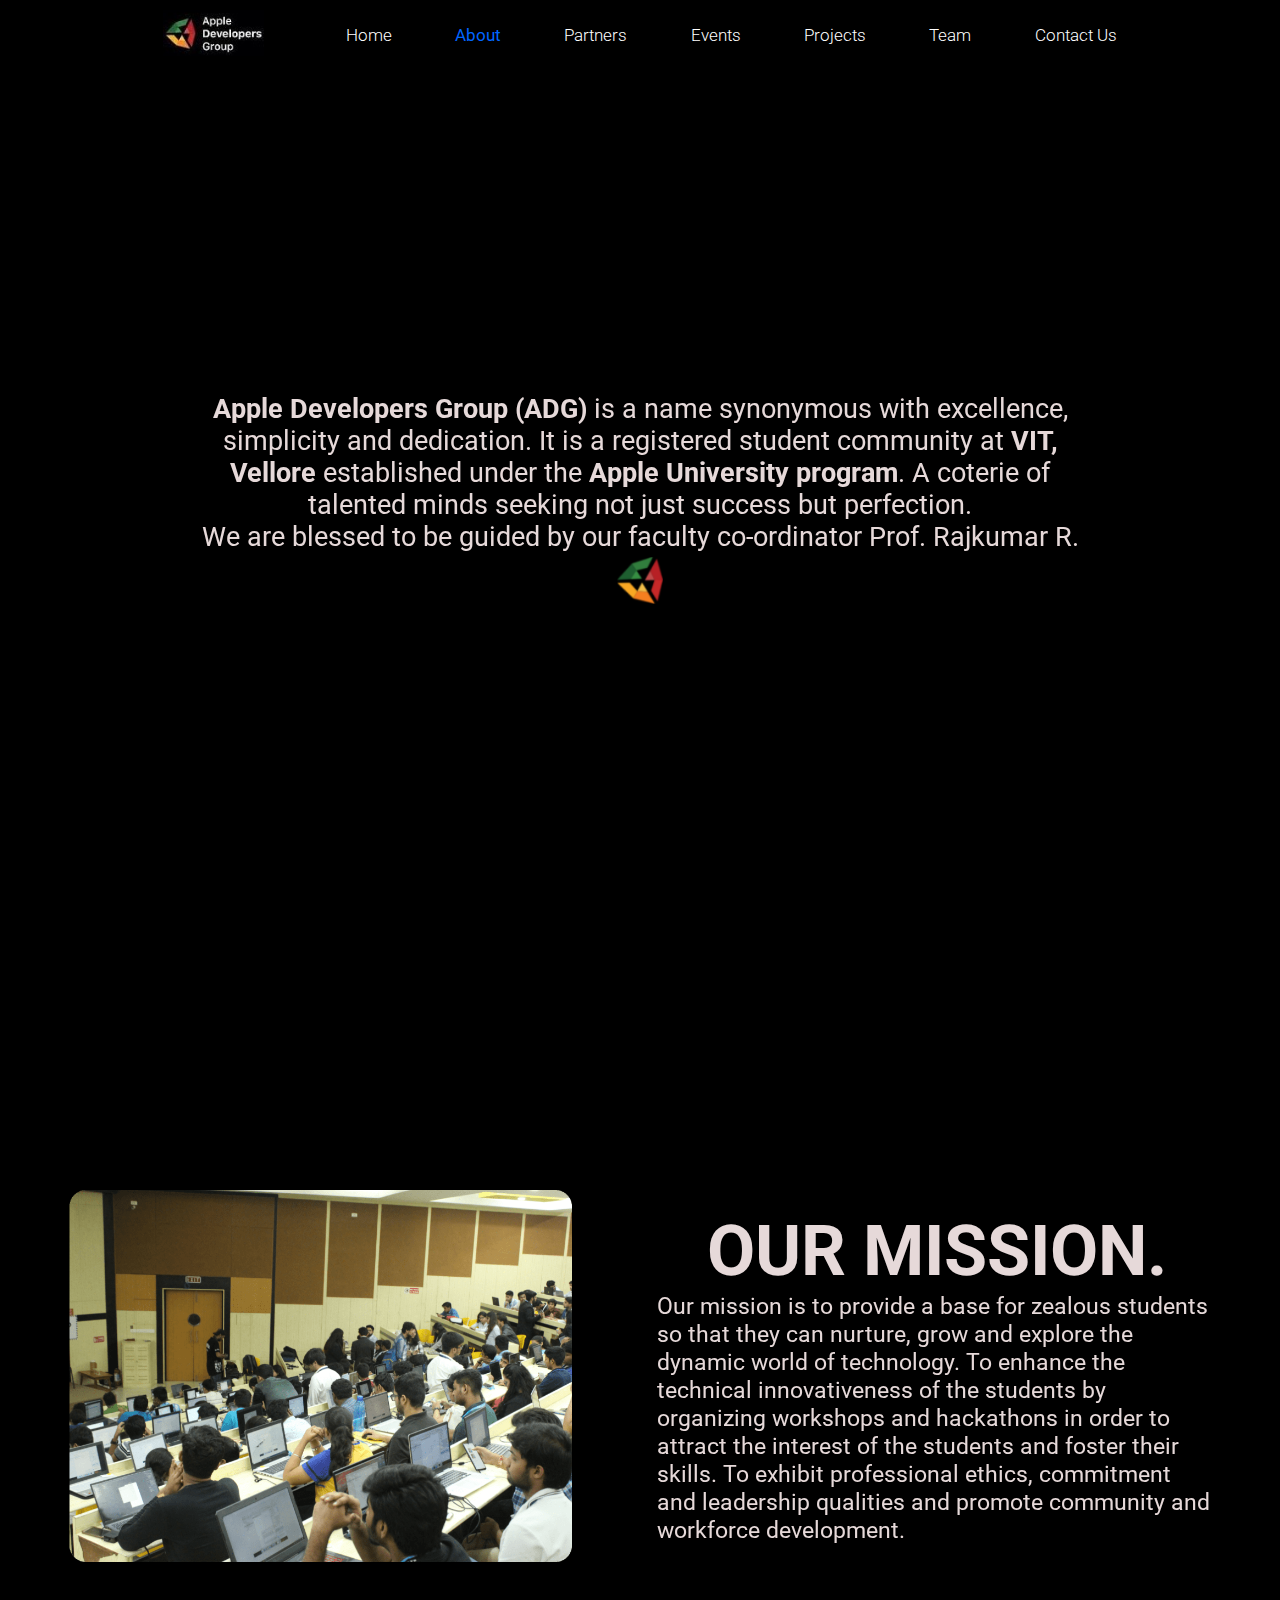
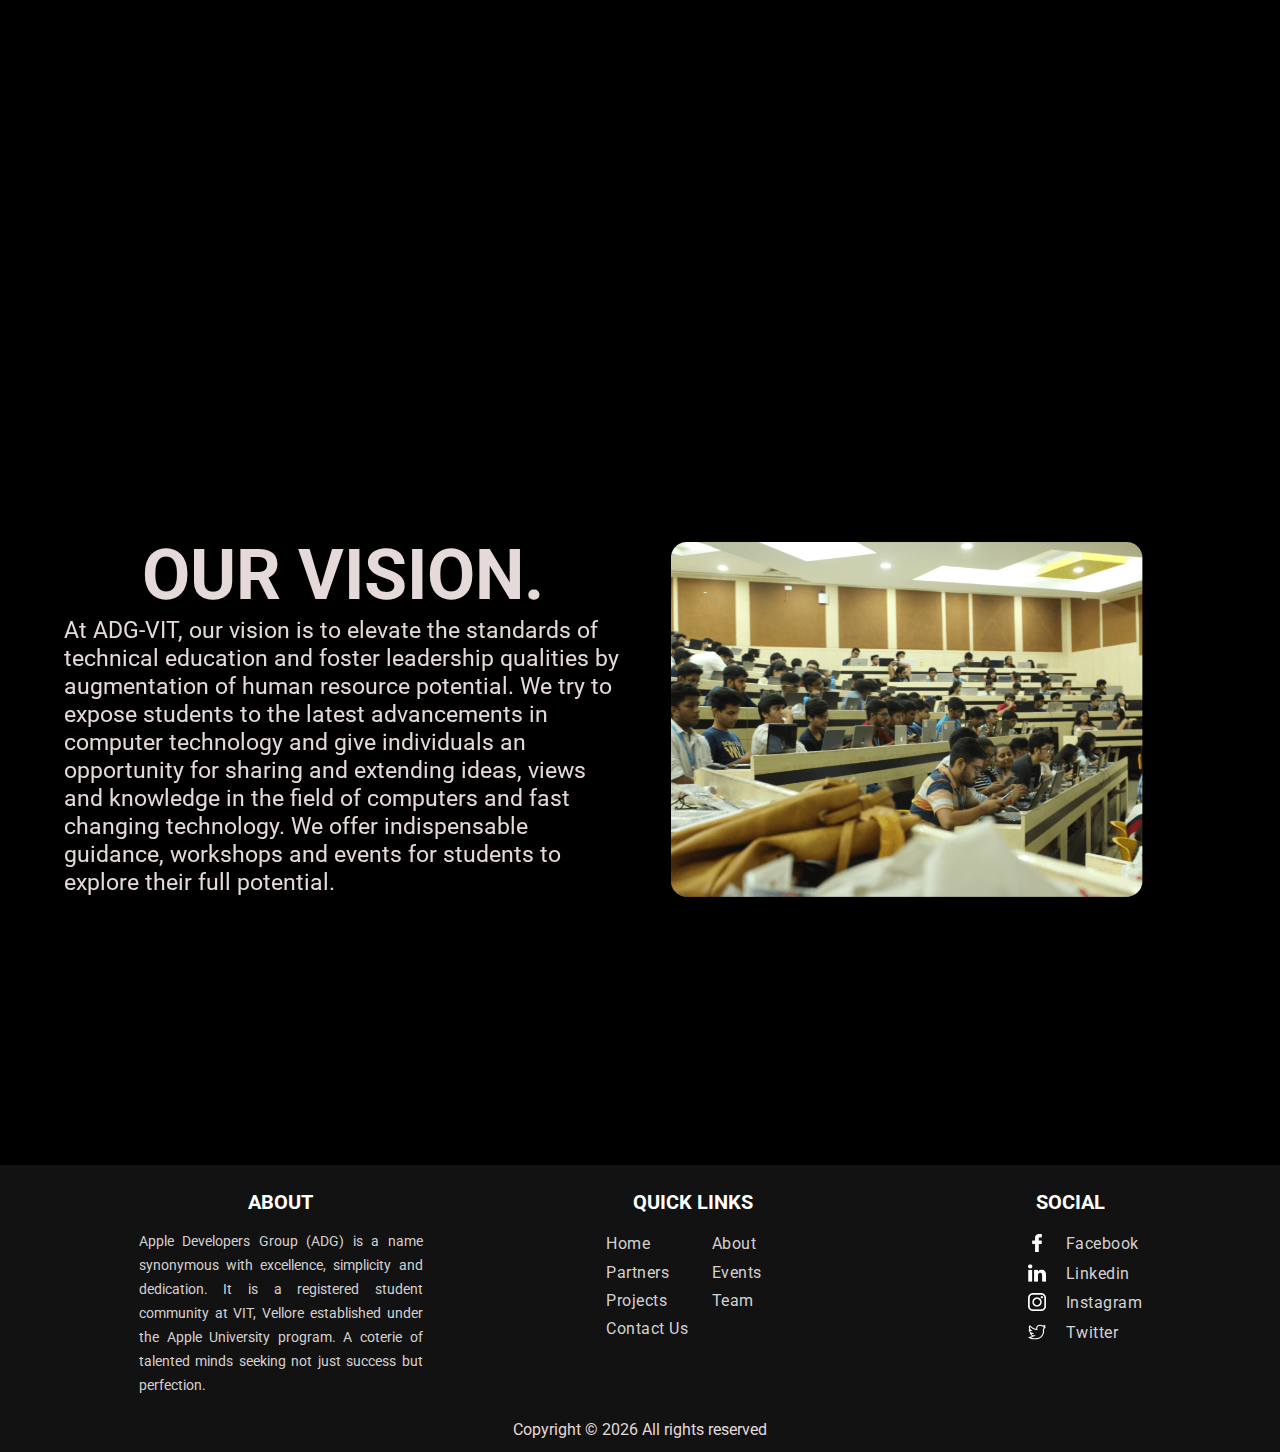
<file: about.html>
<!DOCTYPE html>
<html lang="en">
  <head>
    <meta charset="UTF-8" />
    <meta name="viewport" content="width=device-width, initial-scale=1.0" />
    <meta http-equiv="X-UA-Compatible" content="ie=edge" />

    <!-- AOS -->
    <link href="https://unpkg.com/aos@2.3.1/dist/aos.css" rel="stylesheet" />

    <!-- Custom Common Navbar CSS -->
    <link rel="stylesheet" href="commonAssets/css/navbar1.css" />

    <!-- Custom CSS -->
    <link rel="stylesheet" href="css/about.css" />

    <!-- Custom Common Footer CSS -->
    <link rel="stylesheet" href="commonAssets/css/footer.css" />
    <link
      rel="stylesheet"
      href="https://cdnjs.cloudflare.com/ajax/libs/font-awesome/5.13.0/css/all.min.css"
    />

    <!-- Font - Roboto -> Google Fonts -->
    <link
      href="https://fonts.googleapis.com/css?family=Roboto:200,300,400,700,900&display=swap"
      rel="stylesheet"
    />
    <link rel="stylesheet" href="css/preloader.css">
    <link rel="icon" type="image/jpeg" href="commonAssets/icons/adg logo.png" />
    <title>ADG | VIT Vellore</title>
  </head>

  <body>
    <div id="overlay" >
      <img src="commonAssets/icons/adggif.gif" class="gif">

    </div>
    <div id='main'>

    
    <!-- NAVBAR Starts -->
    <nav>
      <div class="navbar">
        <div class="laptop">
          <ul class="nav-links">
            <li>
              <a href="index.html">
                <img src="commonAssets/icons/adg logo1.png" class="adg-logo" />
              </a>
            </li>
            <li>
              <a href="index.html"> Home</a>
            </li>
            <li>
              <a href="about.html" class="selected"> About</a>
            </li>
            <li>
              <a href="partners.html"> Partners</a>
            </li>
            <li>
              <a href="events.html"> Events</a>
            </li>
            <li>
              <a href="projects.html">Projects</a>
            </li>
            <li>
              <a href="team20-21.html">Team</a>
            </li>
            <li>
              <a href="contact.html">Contact Us</a>
            </li>
          </ul>
        </div>
        <div class="mobile">
          <div class="mobile-nav">
            <div id="mobile-adg-logo">
              <a href="index.html">
                <img src="commonAssets/icons/adg logo1.png" class="adg-logo" />
              </a>
            </div>
            <div class="burger" id="burger">
              <div class="line1"></div>
              <div class="line2"></div>
              <div class="line3"></div>
            </div>
            
          </div>
          <div class="menu hidden" id="menu">
            <ul class="menu-links" id="menu-links">
              <hr style="margin: -10px 0 0 0;">
              <li>
                <a href="index.html">Home</a>
              </li><hr>
              <li>
                <a href="about.html" class="selected"> About</a>
              </li><hr>
              <li>
                <a href="partners.html"> Partners</a>
              </li><hr>
              <li>
                <a href="events.html"> Events</a>
              </li><hr>
              <li>
                <a href="projects.html">Projects</a>
              </li><hr>
              <li>
                <a href="team.html">Team</a>
              </li><hr>
              <li>
                <a href="contact.html">Contact Us</a>
              </li>
            </ul>
          </div>
        </div>
      </div>
    </nav>
    <!-- NAVBAR Ends -->

    <!-- Main -->
    <div class="main-wrapper">
      <div class="introduction" data-aos="fade-up" data-aos-duration="1000">
        <div class="intro-text">
          <p>
            <b>Apple Developers Group (ADG)</b> is a name synonymous with
            excellence, simplicity and dedication. It is a registered student
            community at<b> VIT, Vellore</b> established under the
            <b>Apple University program</b>. A coterie of talented minds seeking
            not just success but perfection.
          </p>
          <p>
            We are blessed to be guided by our faculty co-ordinator Prof. Rajkumar
            R.
          </p>
        </div>
        <div>
          <img
            class="adg-logo-about"
            src="commonAssets/icons/adg logo.png"
            alt="ADG Logo"
          />
        </div>
      </div>
      <!-- End Intro -->

      <div class="mission" style="padding-bottom: 3%;">
        <div class="img" data-aos="fade-right" data-aos-duration="1500">
          <img
            src="commonAssets/imgs/image1-min.png"
            alt="Techinical workshop taking place"
            class="image"
          />
        </div>
        <div class="mission-text" data-aos="fade-left" data-aos-duration="1500">
          <div class="title"><b> OUR MISSION. </b></div>
          <div class="text">
            Our mission is to provide a base for zealous students so that they
            can nurture, grow and explore the dynamic world of technology. To
            enhance the technical innovativeness of the students by organizing
            workshops and hackathons in order to attract the interest of the
            students and foster their skills. To exhibit professional ethics,
            commitment and leadership qualities and promote community and
            workforce development.
          </div>
        </div>
      </div>
      <!-- End Mission -->
      <div class="vission">
        <div class="img" data-aos="fade-left" data-aos-duration="1500">
          <img
            src="commonAssets/imgs/image2-min.png"
            alt="Techinical workshop taking place"
            class="image padding"
          />
        </div>
        <div
          class="mission-text"
          data-aos="fade-right"
          data-aos-duration="1500"
        >
          <div class="title"><b> OUR VISION. </b></div>
          <div class="text">
            At ADG-VIT, our vision is to elevate the standards of technical
            education and foster leadership qualities by augmentation of human
            resource potential. We try to expose students to the latest
            advancements in computer technology and give individuals an
            opportunity for sharing and extending ideas, views and knowledge in
            the field of computers and fast changing technology. We offer
            indispensable guidance, workshops and events for students to explore
            their full potential.
          </div>
        </div>
      </div>
      <!-- End vission -->
    </div>
    <!-- End Main -->
   <!-- Footer Start -->
<div class="footer">
  <div class="inner-footer">
      <div class="footer-items">
          <div class="foot1">
          <h1>About</h1>
           <p>
            Apple Developers Group (ADG) is a name synonymous with excellence, simplicity and dedication. It is a registered student community at VIT, Vellore established under the Apple University program. A coterie of talented minds seeking not just success but perfection.

           </p>
      </div>
  </div>
      <div class="footer-items">
          <div class="foot2">
              <h1 class="headQL">Quick Links</h1>
               <div class="border">
                   <ul class="social qlinks">
                       <a href="index.html"><li>Home</li></a>
                       <a href="about.html"><li>About</li></a>
                       <a href="partners.html"><li>Partners</li></a>
                       <a href="events.html"><li>Events</li></a>
                       <a href="projects.html"><li>Projects</li></a>
                       <a href="team20-21.html"><li>Team</li></a>
                       <a href="contact.html"><li>Contact Us</li></a>
                   </ul>
               </div>
          </div>
      </div>
              <div class="footer-items">
                  <div class="foot3">
                      <h1>Social</h1>
                      <div class="border">
                       <div class="social-media">
                           <ul class="social">
                              <li><a href="https://www.facebook.com/vitios/" target="_blank"><img src="commonAssets/imgs/facebook-logo-min.png" style="width: 18px; height: 18px; float: left; overflow: hidden;"></i><span class="icons" >Facebook </span></a></li>
                               <li><a href="https://www.linkedin.com/company/adgvit/" target="_blank"><img src="commonAssets/imgs/linkedin-logo-min.png" style="width: 18px; height: 18px; float: left; overflow: hidden;"></i><span class="icons">Linkedin</span></a></li>
                               <li><a href="https://www.instagram.com/adgvit/" target="_blank"><img src="commonAssets/imgs/instagram-logo-min.png" style="width: 18px; height: 18px; float: left; overflow: hidden;"></i><span class="icons" >Instagram</span></a></li>
                               <li><a href="https://twitter.com/adgvit" target="_blank"><img src="commonAssets/imgs/twitter-2-min.png" style="width: 18px; height: 18px; float: left; overflow: hidden;"></i><span class="icons" >Twitter</span></a></li>
                           </ul>
                       </div>
                        </div>
          </div>
  </div>
  </div>
    <div class="copyright">
      <p>
        Copyright &copy;
        <script>
          document.write(new Date().getFullYear());
        </script>
        All rights reserved
      </p>
    </div>
  </div>
<!-- End Footer -->
    <script src="commonAssets/js/navbar1.js"></script>
    <script src="https://unpkg.com/aos@2.3.1/dist/aos.js"></script>
    <script>
      AOS.init();
    </script>
    </div>
  </body>
  <script src="commonAssets/js/preloader.js"></script>
  <script src="https://ajax.googleapis.com/ajax/libs/jquery/3.5.1/jquery.min.js"></script>
</html>
</file>
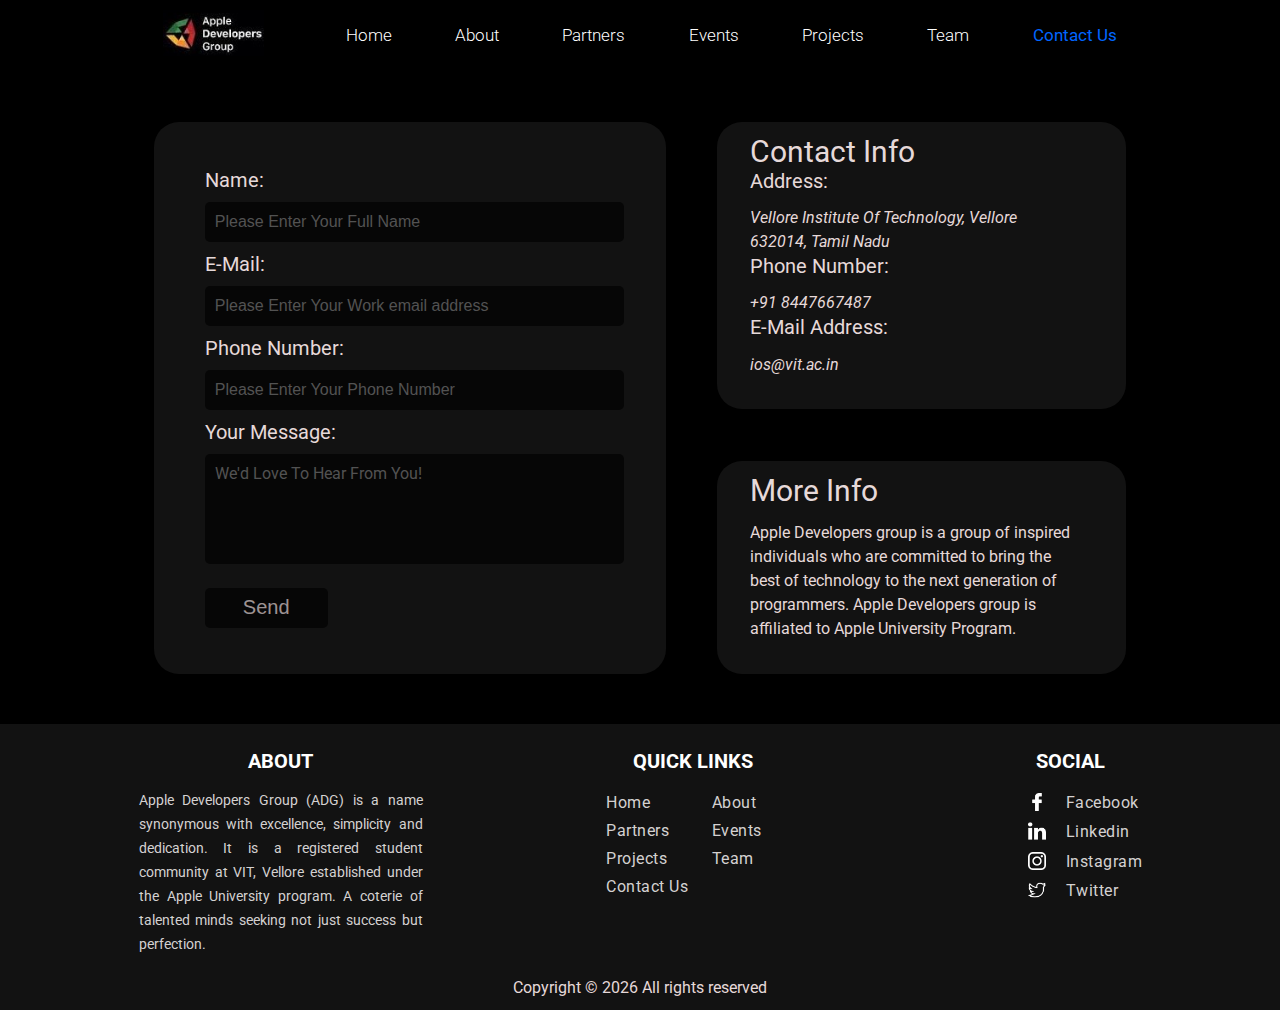
<file: contact.html>
<!DOCTYPE html>
<html>
  <head>
    <meta name="viewport" content="width=device-width, initial-scale=1" />
    <!-- Custom common Navbar CSS -->
    <link rel="stylesheet" href="commonAssets/css/navbar1.css" />
    <!-- AOS -->
    <link href="https://unpkg.com/aos@2.3.1/dist/aos.css" rel="stylesheet" />
    <link
      rel="stylesheet"
      href="https://cdnjs.cloudflare.com/ajax/libs/font-awesome/4.7.0/css/font-awesome.min.css"
    />
    <link rel="stylesheet" href="commonAssets/css/footer.css" />
    <link
      rel="stylesheet"
      href="https://cdnjs.cloudflare.com/ajax/libs/font-awesome/5.13.0/css/all.min.css"
    />
    <link
      href="https://fonts.googleapis.com/css?family=Roboto&display=swap"
      rel="stylesheet"
    />
    <link rel="stylesheet" href="css/contact.css" />
    <link rel="icon" type="image/jpeg" href="commonAssets/icons/adg logo.png" />
    <link rel="stylesheet" href="css/preloader.css">
    <title>ADG | VIT Vellore</title>
  </head>
  <body>
    <div id="overlay" >
      <img src="commonAssets/icons/adggif.gif" class="gif">

    </div>
    <div id='main'>
    <div class="site-wrapper">
      <nav>
        <div class="navbar">
          <div class="laptop">
            <ul class="nav-links">
              <li>
                <a href="index.html">
                  <img src="commonAssets/icons/adg logo1.png" class="adg-logo" />
                </a>
              </li>
              <li>
                <a href="index.html"> Home</a>
              </li>
              <li>
                <a href="about.html"> About</a>
              </li>
              <li>
                <a href="partners.html"> Partners</a>
              </li>
              <li>
                <a href="events.html"> Events</a>
              </li>
              <li>
                <a href="projects.html">Projects</a>
              </li>
              <li>
                <a href="team20-21.html">Team</a>
              </li>
              <li>
                <a href="contact.html" class="selected">Contact Us</a>
              </li>
            </ul>
          </div>
          <div class="mobile">
            <div class="mobile-nav">
              <div id="mobile-adg-logo">
                <a href="index.html">
                  <img src="commonAssets/icons/adg logo1.png" class="adg-logo" />
                </a>
              </div>
              <div class="burger" id="burger">
                <div class="line1"></div>
                <div class="line2"></div>
                <div class="line3"></div>
              </div>
           </div>
            <div class="menu hidden" id="menu">
              <ul class="menu-links" id="menu-links">
                <hr style="margin: -10px 0 0 0;">
                <li>
                  <a href="index.html">Home</a>
                </li><hr>
                <li>
                  <a href="about.html"> About</a>
                </li><hr>
                <li>
                  <a href="partners.html"> Partners</a>
                </li><hr>
                <li>
                  <a href="events.html"> Events</a>
                </li><hr>
                <li>
                  <a href="projects.html">Projects</a>
                </li><hr>
                <li>
                  <a href="team20-21.html">Team</a>
                </li><hr>
                <li>
                  <a href="contact.html" class="selected">Contact Us</a>
                </li>
              </ul>
            </div>
          </div>
        </div>
      </nav>
      <!-- END NAVBAR -->

      <div class="main-wrapper">
        <div class="form-wrapper" data-aos="fade-up" data-aos-duration="800">
          <form
            action="https://formspree.io/appledevelopersgroup@gmail.com"
            method="POST"
            class="form"
          >
            <div style="margin-top: 20px;">
              <label for="name" class="label">Name:</label>
              <br />
              <input
                type="text"
                id="Name"
                class="input"
                placeholder="Please Enter Your Full Name"
                required
              />
            </div>
            <div>
              <label for="email" class="label">E-Mail:</label>
              <br />
              <input
                type="email"
                id="email"
                class="input"
                placeholder="Please Enter Your Work email address"
                required
              />
            </div>
            <div>
              <label for="phone" class="label">Phone Number:</label>
              <br />
              <input
                type="number"
                id="phone"
                class="input"
                placeholder="Please Enter Your Phone Number"
                required
              />
            </div>
            <div>
              <label for="message" class="label">Your Message:</label>
              <br />
              <textarea
                type="text"
                id="message"
                class="input"
                placeholder="We'd Love To Hear From You!"
                required
              ></textarea>
            </div>
            <div>
              <input type="submit" id="submit" class="input" value="Send" />
            </div>
          </form>
        </div>

        <div class="contact-details">
          <div
            class="info-wrapper"
            id="info"
            data-aos="fade-up"
            data-aos-duration="800"
          >
            <div class="info">
              <p class="heading">Contact Info</p>
              <!-- List -->
              <div>
                <div>
                  <p class="label">Address:</p>
                  <address class="detail">
                    Vellore Institute Of Technology, Vellore 632014, Tamil Nadu
                  </address>
                </div>

                <div>
                  <p class="label">Phone Number:</p>
                  <p class="detail">
                    <i> <a href="tel://+91 8447667487">+91 8447667487</a></i>
                  </p>
                </div>

                <div>
                  <p class="label">E-Mail Address:</p>
                  <p class="detail">
                    <i><a href="maito:ios@vit.ac.in">ios@vit.ac.in</a></i>
                  </p>
                </div>
              </div>
              <!-- List ends -->
            </div>
          </div>
          <div
            class="info-wrapper"
            id="more-info"
            data-aos="fade-up"
            data-aos-duration="800"
          >
            <div class="info">
              <p class="heading">More Info</p>
              <p class="detail">
                Apple Developers group is a group of inspired individuals who
                are committed to bring the best of technology to the next
                generation of programmers. Apple Developers group is affiliated
                to Apple University Program.
              </p>
            </div>
          </div>
        </div>
      </div>
    </div>
    <!-- End Main -->
  <!-- Footer Start -->
<div class="footer">
  <div class="inner-footer">
      <div class="footer-items">
          <div class="foot1">
          <h1>About</h1>
           <p>
            Apple Developers Group (ADG) is a name synonymous with excellence, simplicity and dedication. It is a registered student community at VIT, Vellore established under the Apple University program. A coterie of talented minds seeking not just success but perfection.

           </p>
      </div>
  </div>
      <div class="footer-items">
          <div class="foot2">
              <h1 class="headQL">Quick Links</h1>
               <div class="border">
                   <ul class="social qlinks">
                       <a href="index.html"><li>Home</li></a>
                       <a href="about.html"><li>About</li></a>
                       <a href="partners.html"><li>Partners</li></a>
                       <a href="events.html"><li>Events</li></a>
                       <a href="projects.html"><li>Projects</li></a>
                       <a href="team20-21.html"><li>Team</li></a>
                       <a href="contact.html"><li>Contact Us</li></a>
                   </ul>
               </div>
          </div>
      </div>
              <div class="footer-items">
                  <div class="foot3">
                      <h1>Social</h1>
                      <div class="border">
                       <div class="social-media">
                           <ul class="social">
                              <li><a href="https://www.facebook.com/vitios/" target="_blank"><img src="commonAssets/imgs/facebook-logo-min.png" style="width: 18px; height: 18px; float: left; overflow: hidden;"></i><span class="icons" >Facebook </span></a></li>
                               <li><a href="https://www.linkedin.com/company/adgvit/" target="_blank"><img src="commonAssets/imgs/linkedin-logo-min.png" style="width: 18px; height: 18px; float: left; overflow: hidden;"></i><span class="icons">Linkedin</span></a></li>
                               <li><a href="https://www.instagram.com/adgvit/" target="_blank"><img src="commonAssets/imgs/instagram-logo-min.png" style="width: 18px; height: 18px; float: left; overflow: hidden;"></i><span class="icons" >Instagram</span></a></li>
                               <li><a href="https://twitter.com/adgvit" target="_blank"><img src="commonAssets/imgs/twitter-2-min.png" style="width: 18px; height: 18px; float: left; overflow: hidden;"></i><span class="icons" >Twitter</span></a></li>
                           </ul>
                       </div>
                        </div>
          </div>
  </div>
  </div>
    <div class="copyright">
      <p>
        Copyright &copy;
        <script>
          document.write(new Date().getFullYear());
        </script>
        All rights reserved
      </p>
    </div>
  </div>
<!-- End Footer -->
    </div>
  </body>
  <script src="https://unpkg.com/aos@2.3.1/dist/aos.js"></script>
  <script>
    AOS.init();
  </script>
  <script src="commonAssets/js/navbar1.js"></script>
  <script src="https://ajax.googleapis.com/ajax/libs/jquery/3.5.1/jquery.min.js"></script>
</html>
<script src="commonAssets/js/preloader.js">

</script>
</file>
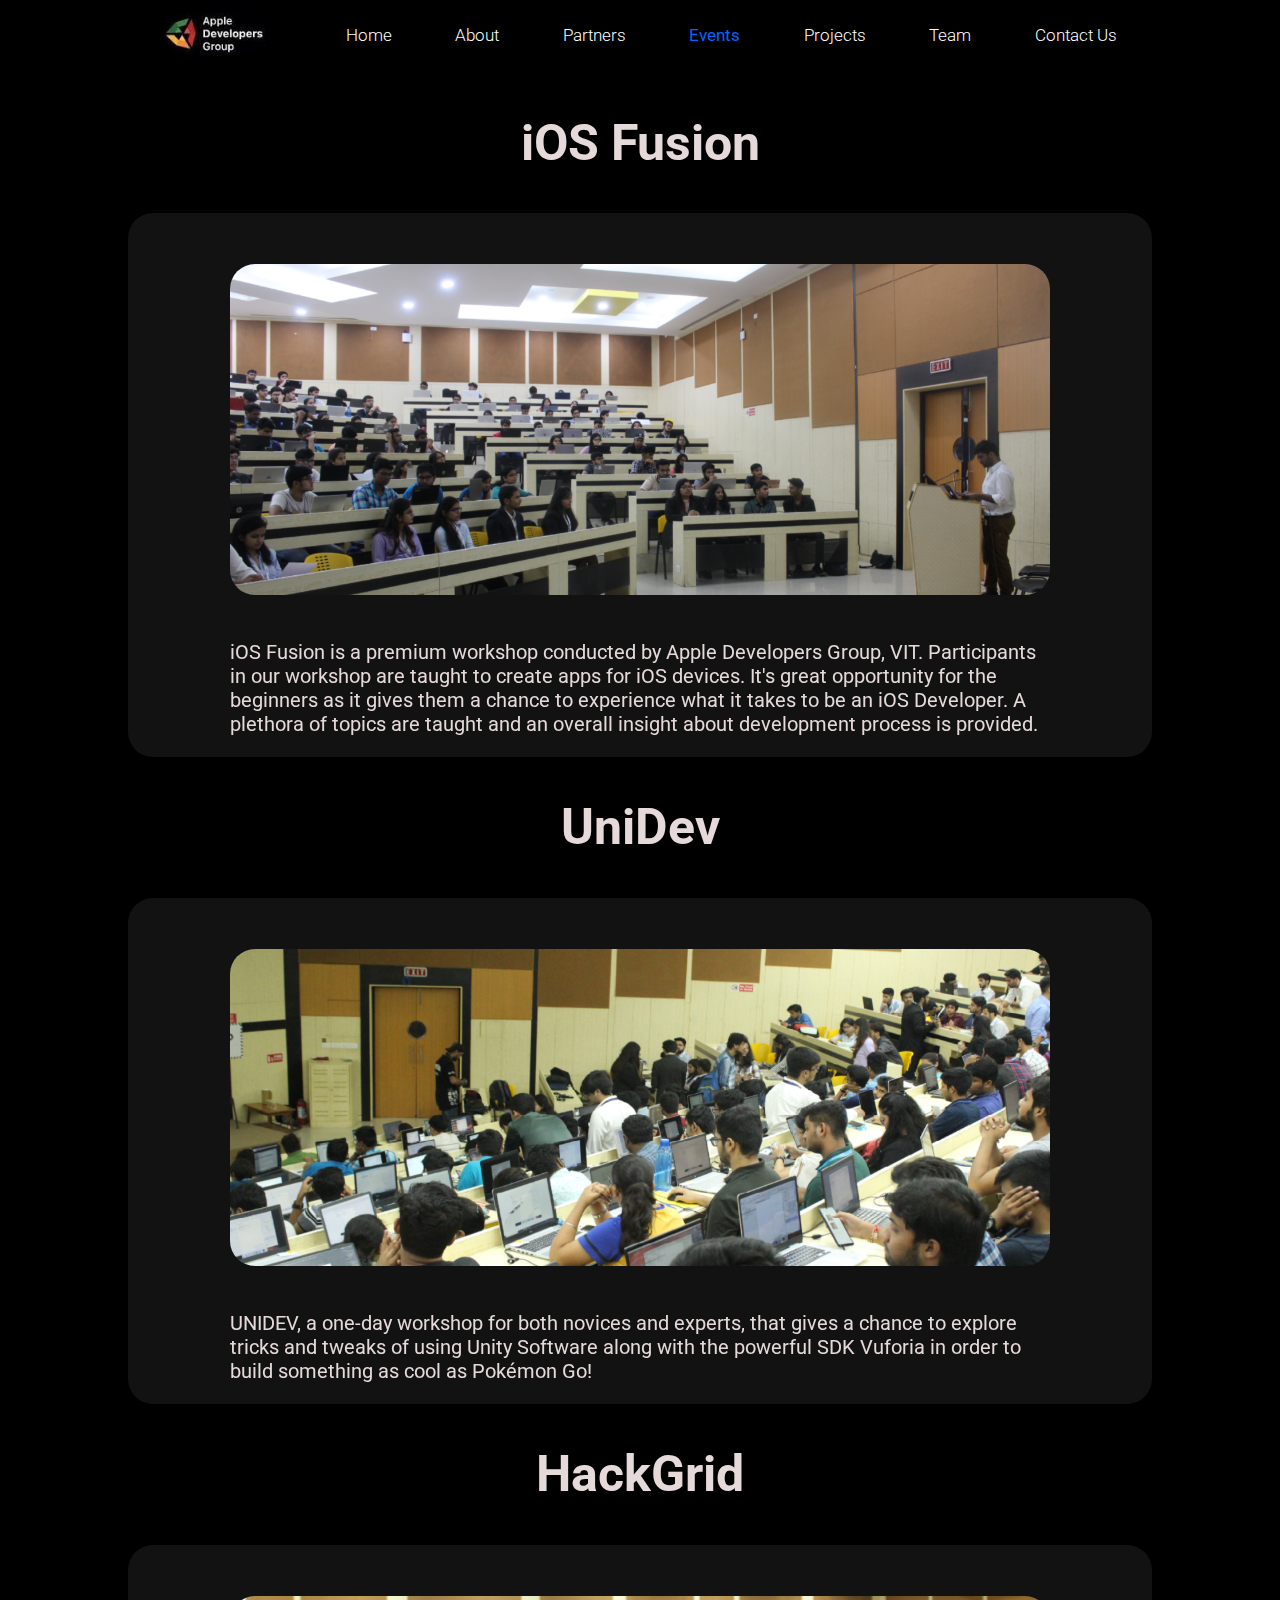
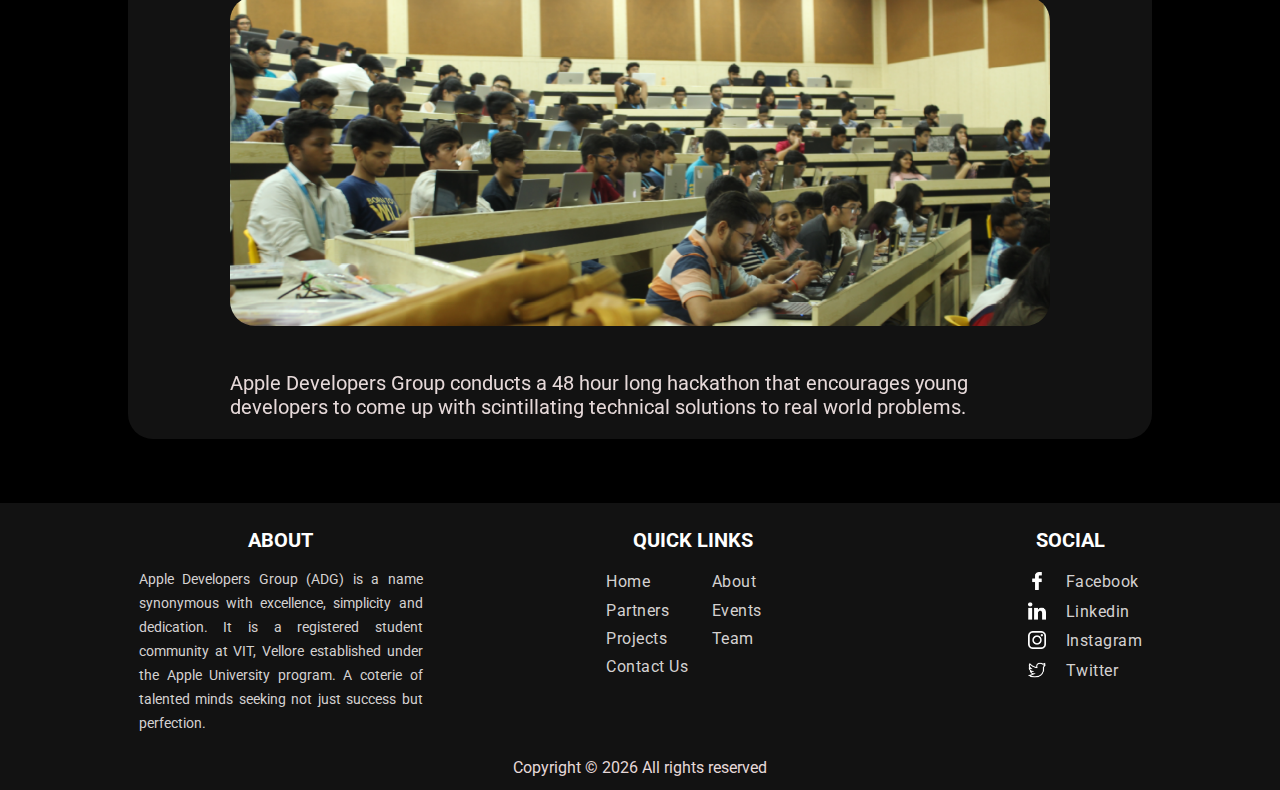
<file: events.html>
<!DOCTYPE html>
<html lang="en">
  <head>
    <title>ADG | VIT Vellore</title>
    <meta charset="UTF-8" />
    <meta http-equiv="X-UA-Compatible" content="IE=edge,chrome=1" />
    <meta name="viewport" content="width=device-width, initial-scale=1.0" />
    <meta name="description" content="Original Hover Effects with CSS3" />
    <meta
      name="keywords"
      content="css3, transitions, thumbnail, animation, hover, effect, description, caption"
    />
    <!-- AOS -->
    <link href="https://unpkg.com/aos@2.3.1/dist/aos.css" rel="stylesheet" />

    <link rel="stylesheet" type="text/css" href="css/events.css" />
    <link rel="stylesheet" href="commonAssets/css/navbar1.css" />
    <link rel="stylesheet" href="commonAssets/css/footer.css" />
    <link
      rel="stylesheet"
      href="https://cdnjs.cloudflare.com/ajax/libs/font-awesome/5.13.0/css/all.min.css"
    />
    <link
      href="https://fonts.googleapis.com/css?family=Roboto&display=swap"
      rel="stylesheet"
    />
    <link rel="icon" type="image/jpeg" href="commonAssets/icons/adg logo.png" />
    <link rel="stylesheet" href="css/preloader.css">
  </head>
  <body>
    <div id="overlay" >
      <img src="commonAssets/icons/adggif.gif" class="gif">

    </div>
    <div id='main'>
    <nav>
      <div class="navbar">
        <div class="laptop">
          <ul class="nav-links">
            <li>
              <a href="index.html">
                <img src="commonAssets/icons/adg logo1.png" class="adg-logo" />
              </a>
            </li>
            <li>
              <a href="index.html"> Home</a>
            </li>
            <li>
              <a href="about.html"> About</a>
            </li>
            <li>
              <a href="partners.html"> Partners</a>
            </li>
            <li>
              <a href="events.html" class="selected"> Events</a>
            </li>
            <li>
              <a href="projects.html">Projects</a>
            </li>
            <li>
              <a href="team20-21.html">Team</a>
            </li>
            <li>
              <a href="#">Contact Us</a>
            </li>
          </ul>
        </div>
        <div class="mobile">
          <div class="mobile-nav">
            <div id="mobile-adg-logo">
              <a href="index.html">
                <img src="commonAssets/icons/adg logo1.png" class="adg-logo" />
              </a>
            </div>
            <div class="burger" id="burger">
              <div class="line1"></div>
              <div class="line2"></div>
              <div class="line3"></div>
            </div>
            
          </div>
          <div class="menu hidden" id="menu">
            <ul class="menu-links" id="menu-links">
              <hr style="margin: -10px 0 0 0;">
              <li>
                <a href="index.html">Home</a>
              </li><hr>
              <li>
                <a href="about.html"> About</a>
              </li><hr>
              <li>
                <a href="partners.html"> Partners</a>
              </li><hr>
              <li>
                <a href="events.html" class="selected"> Events</a>
              </li><hr>
              <li>
                <a href="projects.html">Projects</a>
              </li><hr>
              <li>
                <a href="team20-21.html">Team</a>
              </li><hr>
              <li>
                <a href="contact.html">Contact Us</a>
              </li>
            </ul>
          </div>
        </div>
      </div>
    </nav>
    <!-- END NAVBAR -->
    <div class="main-wrapper">
      <div class="row row1" data-aos="fade-up" data-aos-duration="800">
        <div class="header">
          <h2 class="heading">iOS Fusion</h2>
        </div>
        <div class="card">
          <img
            src="commonAssets/imgs/iOS_Fusion.png"
            alt="People in a Gallery"
            class="img"
          />
          <p class="txt">
            iOS Fusion is a premium workshop conducted by Apple Developers
            Group, VIT. Participants in our workshop are taught to create apps
            for iOS devices. It's great opportunity for the beginners as it
            gives them a chance to experience what it takes to be an iOS
            Developer. A plethora of topics are taught and an overall insight
            about development process is provided.
          </p>
        </div>
      </div>

      <div class="row" data-aos="fade-up" data-aos-duration="800">
        <div class="header">
          <h2 class="heading">UniDev</h2>
        </div>
        <div class="card">
          <img
            src="commonAssets/imgs/UniDev.png"
            alt="People in a Gallery"
            class="img"
          />
          <p class="txt">
            UNIDEV, a one-day workshop for both novices and experts, that gives
            a chance to explore tricks and tweaks of using Unity Software along
            with the powerful SDK Vuforia in order to build something as cool as
            Pokémon Go!
          </p>
        </div>
      </div>

      <div class="row" data-aos="fade-up" data-aos-duration="800">
        <div class="header">
          <h2 class="heading">HackGrid</h2>
        </div>
        <div class="card" style="margin-bottom: 5%;">
          <img
            src="commonAssets/imgs/Hackgrid.png"
            alt="People in a Gallery"
            class="img"
          />
          <p class="txt">
            Apple Developers Group conducts a 48 hour long hackathon that
            encourages young developers to come up with scintillating technical
            solutions to real world problems.
          </p>
        </div>
      </div>
    </div>

  <!-- Footer Start -->
<div class="footer">
  <div class="inner-footer">
      <div class="footer-items">
          <div class="foot1">
          <h1>About</h1>
           <p>
            Apple Developers Group (ADG) is a name synonymous with excellence, simplicity and dedication. It is a registered student community at VIT, Vellore established under the Apple University program. A coterie of talented minds seeking not just success but perfection.

           </p>
      </div>
  </div>
      <div class="footer-items">
          <div class="foot2">
              <h1 class="headQL">Quick Links</h1>
               <div class="border">
                   <ul class="social qlinks">
                       <a href="index.html"><li>Home</li></a>
                       <a href="about.html"><li>About</li></a>
                       <a href="partners.html"><li>Partners</li></a>
                       <a href="events.html"><li>Events</li></a>
                       <a href="projects.html"><li>Projects</li></a>
                       <a href="team20-21.html"><li>Team</li></a>
                       <a href="contact.html"><li>Contact Us</li></a>
                   </ul>
               </div>
          </div>
      </div>
              <div class="footer-items">
                  <div class="foot3">
                      <h1>Social</h1>
                      <div class="border">
                       <div class="social-media">
                           <ul class="social">
                              <li><a href="https://www.facebook.com/vitios/" target="_blank"><img src="commonAssets/imgs/facebook-logo-min.png" style="width: 18px; height: 18px; float: left; overflow: hidden;"></i><span class="icons" >Facebook </span></a></li>
                               <li><a href="https://www.linkedin.com/company/adgvit/" target="_blank"><img src="commonAssets/imgs/linkedin-logo-min.png" style="width: 18px; height: 18px; float: left; overflow: hidden;"></i><span class="icons">Linkedin</span></a></li>
                               <li><a href="https://www.instagram.com/adgvit/" target="_blank"><img src="commonAssets/imgs/instagram-logo-min.png" style="width: 18px; height: 18px; float: left; overflow: hidden;"></i><span class="icons" >Instagram</span></a></li>
                               <li><a href="https://twitter.com/adgvit" target="_blank"><img src="commonAssets/imgs/twitter-2-min.png" style="width: 18px; height: 18px; float: left; overflow: hidden;"></i><span class="icons" >Twitter</span></a></li>
                           </ul>
                       </div>
                        </div>
          </div>
  </div>
  </div>
    <div class="copyright">
      <p>
        Copyright &copy;
        <script>
          document.write(new Date().getFullYear());
        </script>
        All rights reserved
      </p>
    </div>
  </div>
<!-- End Footer -->
    <script src="https://unpkg.com/aos@2.3.1/dist/aos.js"></script>
    <script>
      AOS.init();
    </script>
    <script src="commonAssets/js/navbar1.js"></script>
    <script src="https://ajax.googleapis.com/ajax/libs/jquery/3.5.1/jquery.min.js"></script>
    </div>
  </body>
  <script src="commonAssets/js/preloader.js"></script>
</html>
</file>
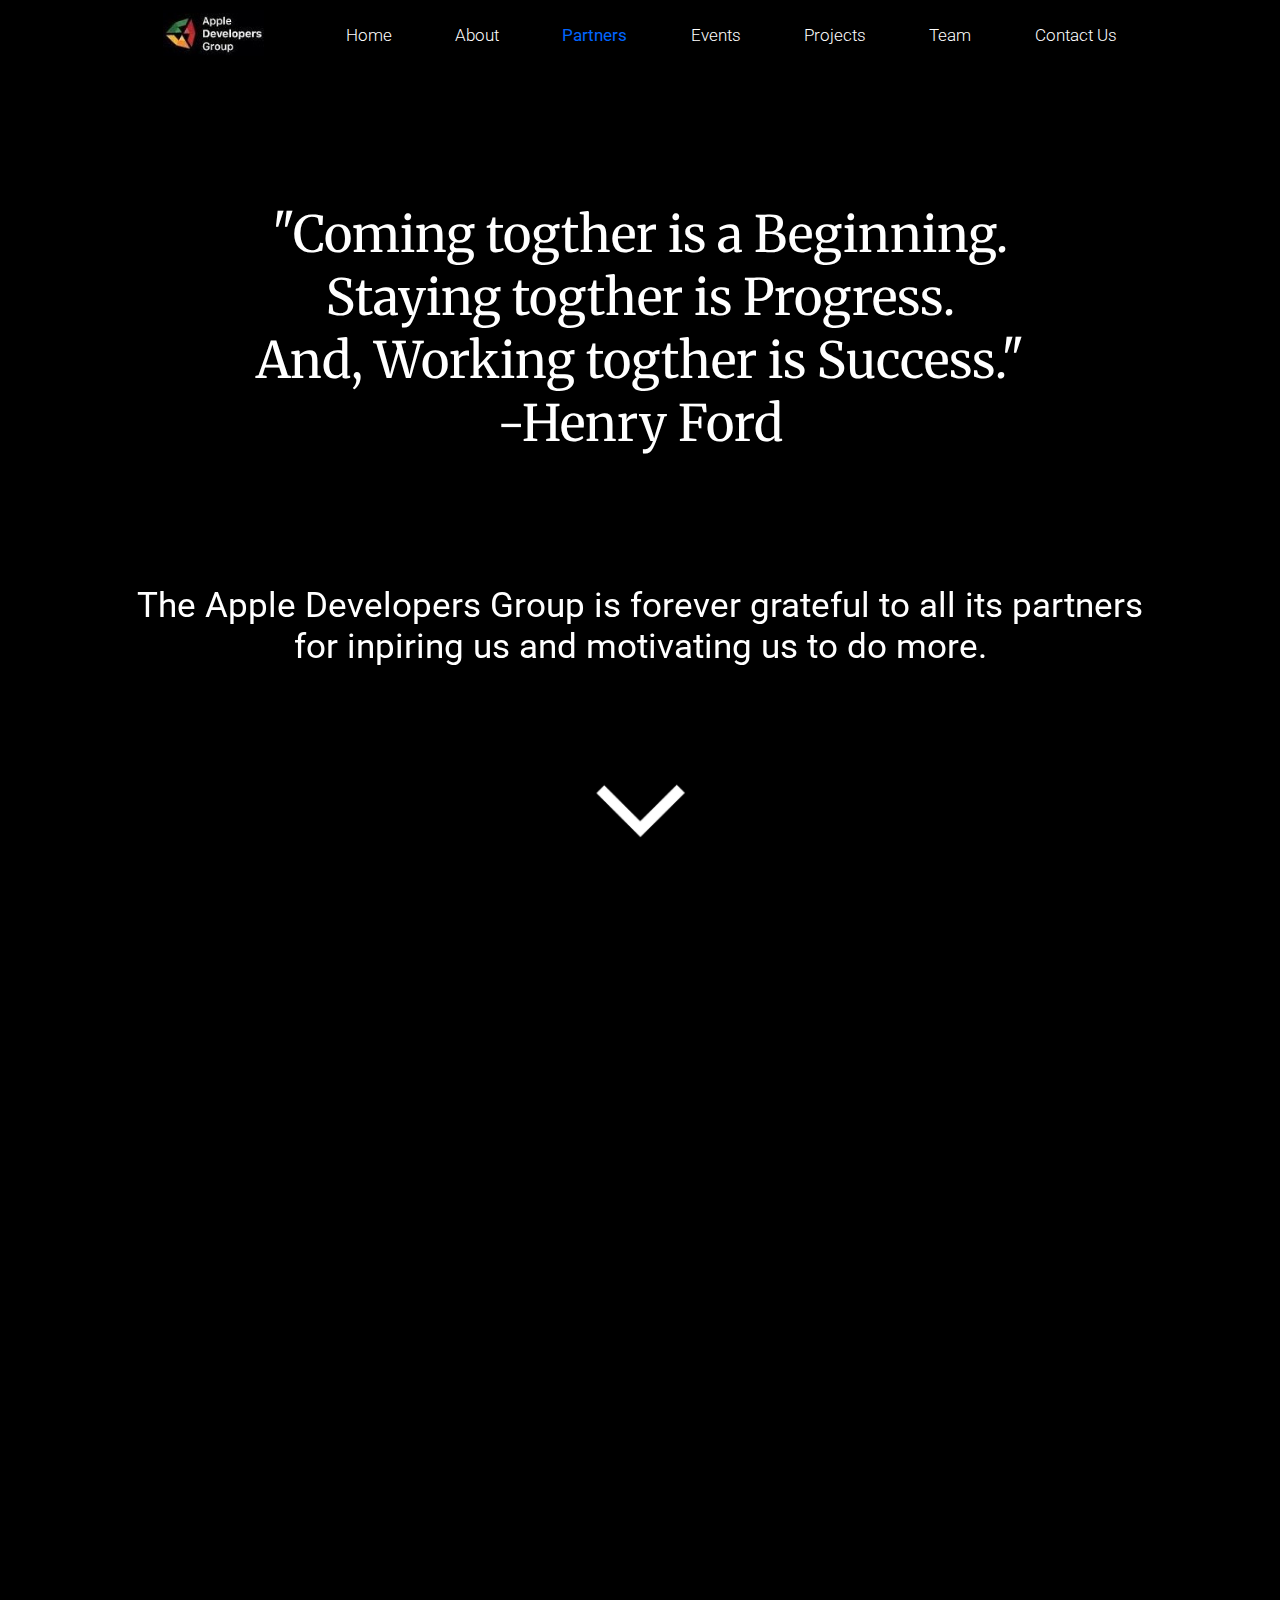
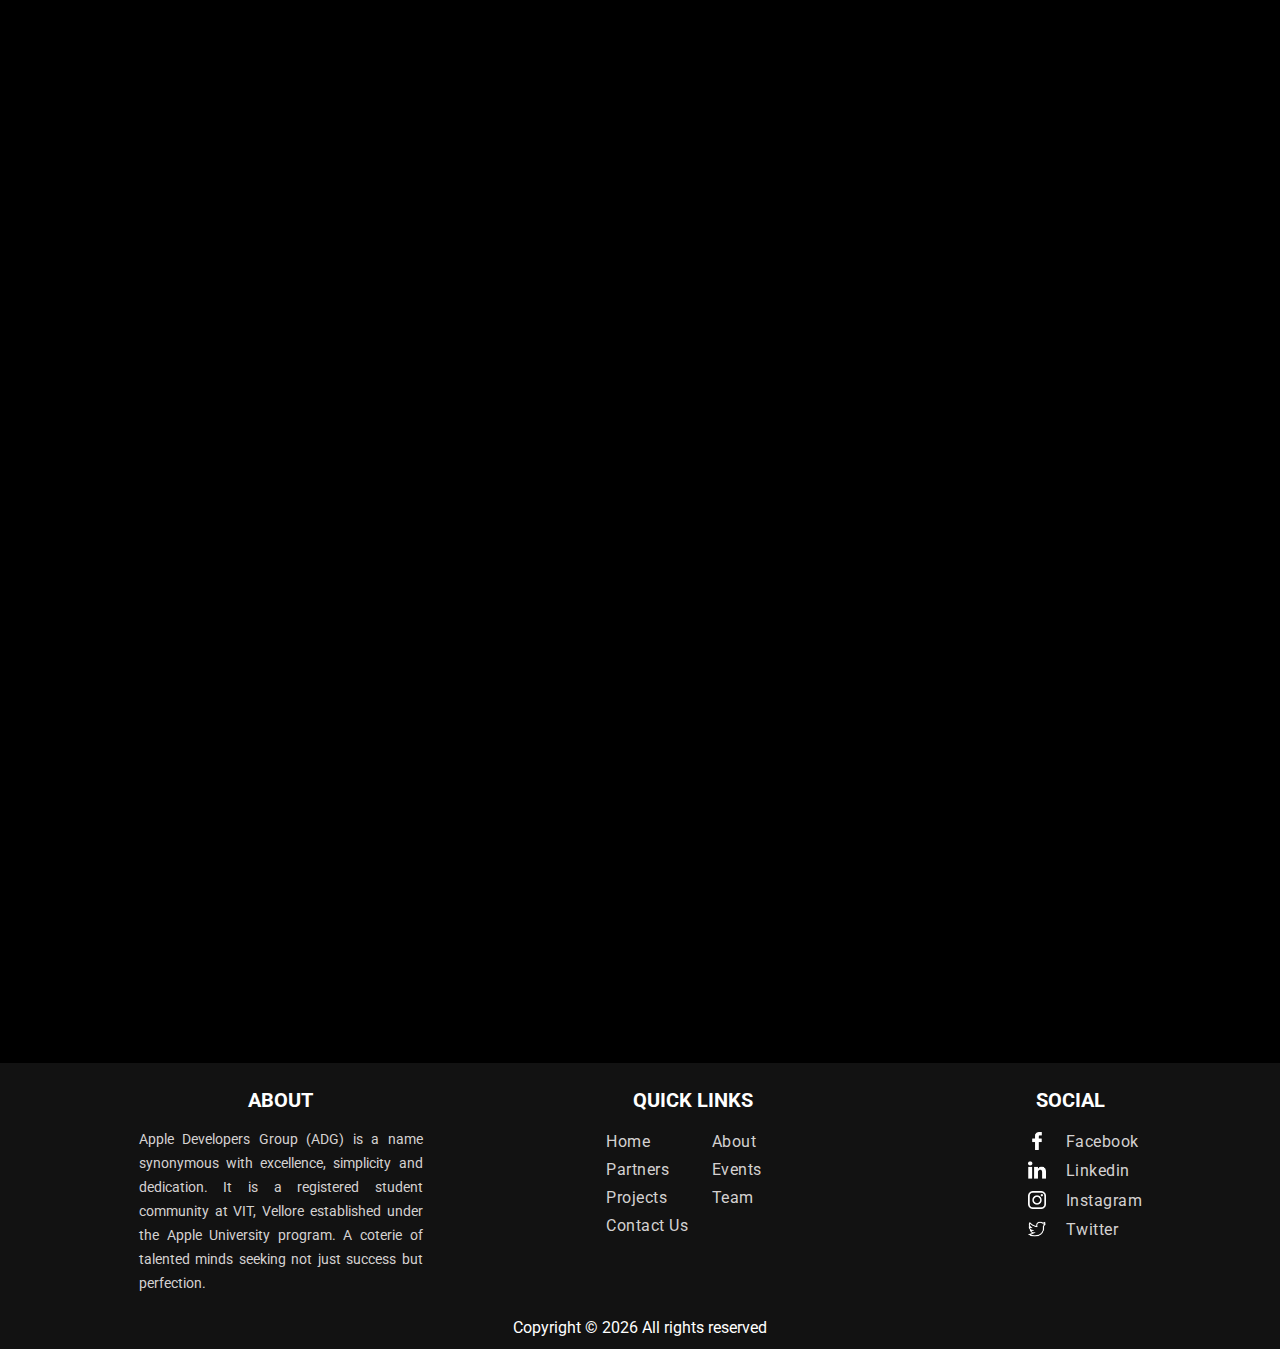
<file: partners.html>
<!DOCTYPE html>
<html lang="en">
  <head>
    <meta charset="UTF-8" />
    <meta name="viewport" content="width=device-width, initial-scale=1.0" />

    <link
      rel="stylesheet"
      href="https://cdnjs.cloudflare.com/ajax/libs/font-awesome/5.13.0/css/all.min.css"
    />

    <!-- Custom common Navbar CSS -->
    <link rel="stylesheet" href="commonAssets/css/navbar1.css" />

    <!-- Custom CSS -->
    <link rel="stylesheet" href="css/partners.css" />

    <!-- Custom common Footer CSS -->
    <link rel="stylesheet" href="commonAssets/css/footer.css" />

    <!-- AOS -->
    <link href="https://unpkg.com/aos@2.3.1/dist/aos.css" rel="stylesheet" />

    <!-- Font - Roboto -> Google Fonts -->
    <link
      href="https://fonts.googleapis.com/css?family=Roboto:200,300,400,700,900&display=swap"
      rel="stylesheet"
    />

    <link
      href="https://fonts.googleapis.com/css2?family=Merriweather:ital@1&display=swap"
      rel="stylesheet"
    />
    <link rel="icon" type="image/jpeg" href="commonAssets/icons/adg logo.png" />
    <link rel="stylesheet" href="css/preloader.css">
    <title>ADG | VIT Vellore</title>
  </head>
  <body>
    <div id="overlay" >
      <img src="commonAssets/icons/adggif.gif" class="gif">

    </div>
    <div id='main'>
    <!-- NAVBAR Starts -->
    <nav>
      <div class="navbar">
        <div class="laptop">
          <ul class="nav-links">
            <li>
              <a href="index.html">
                <img src="commonAssets/icons/adg logo1.png" class="adg-logo" />
              </a>
            </li>
            <li>
              <a href="index.html"> Home</a>
            </li>
            <li>
              <a href="about.html"> About</a>
            </li>
            <li>
              <a href="partners.html" class="selected"> Partners</a>
            </li>
            <li>
              <a href="events.html"> Events</a>
            </li>
            <li>
              <a href="projects.html">Projects</a>
            </li>
            <li>
              <a href="team20-21.html">Team</a>
            </li>
            <li>
              <a href="contact.html">Contact Us</a>
            </li>
          </ul>
        </div>
        <div class="mobile">
          <div class="mobile-nav">
            <div id="mobile-adg-logo">
              <a href="index.html">
                <img src="commonAssets/icons/adg logo1.png" class="adg-logo" />
              </a>
            </div>
            <div class="burger" id="burger">
              <div class="line1"></div>
              <div class="line2"></div>
              <div class="line3"></div>
            </div>
          </div>
          <div class="menu hidden" id="menu">
            <ul class="menu-links">
              <hr style="margin: -10px 0 0 0;">
              <li>
                <a href="index.html">Home</a>
              </li><hr>
              <li>
                <a href="about.html">About</a>
              </li><hr>
              <li>
                <a href="partners.html" class="selected"> Partners</a>
              </li><hr>
              <li>
                <a href="events.html"> Events</a>
              </li><hr>
              <li>
                <a href="projects.html">Projects</a>
              </li><hr>
              <li>
                <a href="team20-21.html">Team</a>
              </li><hr>
              <li>
                <a href="contact.html">Contact Us</a>
              </li><hr>
            </ul>
          </div>
        </div>
      </div>
    </nav>
    <!-- NAVBAR Ends -->

    <!-- MAIN STARTS -->
    <div class="main-wrapper">
      <div class="introduction" data-aos="fade-up" data-aos-duration="800">
        <div class="quote">
          <p>
            "Coming togther is a Beginning. <br />
            Staying togther is Progress. <br />
            And, Working togther is Success."
          </p>
          <p>-Henry Ford</p>
        </div>
        <div class="adg-line">
          <p>
            The Apple Developers Group is forever grateful to all its partners
            for inpiring us and motivating us to do more.
          </p>
        </div>
        <div class="symbol">
          <img
            class="mini-icon"
            id="down-arrow"
            src="commonAssets/icons/down-arrow.png"
            alt="down-arrow"
          />
        </div>
      </div>
      <div class="partners">
        <div class="card" data-aos="zoom-in" data-aos-duration="800">
          <a href="https://www.axure.com/" target="_blank">
            <img
              class="icon"
              src="commonAssets/icons/Axure_RP_icon.svg"
              alt="Axure Logo"
            />
          </a>
        </div>

        <div class="card" data-aos="zoom-in" data-aos-duration="800">
          <a href="https://www.blockdegree.org/" target="_blank">
            <img
              class="icon"
              src="commonAssets/icons/blockdegree_white.png"
              alt="Blockdegree Logo"
            />
          </a>
        </div>

        <div class="card" data-aos="zoom-in" data-aos-duration="800">
          <a href="https://www.bugsee.com/" target="_blank">
            <img
              class="icon"
              src="commonAssets/icons/Bugsee_svg.png"
              alt="bugsee Logo"
            />
          </a>
        </div>

        <div class="card" data-aos="zoom-in" data-aos-duration="800">
          <a href="https://challengerocket.com/" target="_blank">
            <img
              class="icon"
              src="commonAssets/icons/rocket.png"
              alt="challenge rocket Logo"
            />
          </a>
        </div>

        <div class="card" data-aos="zoom-in" data-aos-duration="800">
          <a href="https://cloudsploit.com/" target="_blank">
            <img
              class="icon"
              src="commonAssets/icons/cloudsploit_by_aqua_whiteA02.png"
              alt="cloudsploit Logo"
            />
          </a>
        </div>

        <div class="card" data-aos="zoom-in" data-aos-duration="800">
          <a href="https://www.docker.com/" target="_blank">
            <img
              class="icon"
              src="commonAssets/icons/docker.png"
              alt="docker Logo"
            />
          </a>
        </div>

        <div class="card" data-aos="zoom-in" data-aos-duration="800">
          <a href="https://www.edtimes.in/" target="_blank">
            <img
              class="icon"
              src="commonAssets/icons/Ed Times Logo.png"
              alt="ED Times Logo"
            />
          </a>
        </div>

        <div class="card" data-aos="zoom-in" data-aos-duration="800">
          <a href="https://www.grabon.in/" target="_blank">
            <img
              class="icon"
              src="commonAssets/icons/grabOn.png"
              alt="GrabOn Logo"
            />
          </a>
        </div>

        <div class="card" data-aos="zoom-in" data-aos-duration="800">
          <a href="https://interviewbuddy.in/" target="_blank">
            <img
              class="icon"
              src="commonAssets/icons/interviewBuddy.png"
              alt="interview buddy Logo"
            />
          </a>
        </div>

        <div class="card" data-aos="zoom-in" data-aos-duration="800">
          <a href="https://www.niit.com/" target="_blank">
            <img
              class="icon"
              src="commonAssets/icons/1280px-NIIT_logo.svg.png"
              alt="niit Logo"
            />
          </a>
        </div>

        <div class="card" data-aos="zoom-in" data-aos-duration="800">
          <a href="https://skillenza.com/" target="_blank">
            <img
              class="icon"
              src="commonAssets/icons/skillenza.png"
              alt="skillenza Logo"
            />
          </a>
        </div>

        <div class="card" data-aos="zoom-in" data-aos-duration="800">
          <a href="https://slack.com/intl/en-in/" target="_blank">
            <img
              class="icon"
              src="commonAssets/icons/slack.png"
              alt="slack Logo"
            />
          </a>
        </div>

        <div class="card" data-aos="zoom-in" data-aos-duration="800">
          <a href="https://www.thesouledstore.com/" target="_blank">
            <img
              class="icon"
              src="commonAssets/icons/souledstore.png"
              alt="souled store Logo"
            />
          </a>
        </div>

        <div class="card" data-aos="zoom-in" data-aos-duration="800">
          <a href="https://www.taskade.com/" target="_blank">
            <img
              class="icon"
              src="commonAssets/icons/taskade.png"
              alt="taskade Logo"
            />
          </a>
        </div>

        <div class="card" data-aos="zoom-in" data-aos-duration="800">
          <a href="https://www.teeeclan.net/" target="_blank">
            <img
              class="icon"
              src="commonAssets/icons/teeecLan.png"
              alt="teeeclan Logo"
            />
          </a>
        </div>
      </div>
    </div>

<!-- Footer Start -->
<div class="footer">
  <div class="inner-footer">
      <div class="footer-items">
          <div class="foot1">
          <h1>About</h1>
           <p>
            Apple Developers Group (ADG) is a name synonymous with excellence, simplicity and dedication. It is a registered student community at VIT, Vellore established under the Apple University program. A coterie of talented minds seeking not just success but perfection.

           </p>
      </div>
  </div>
      <div class="footer-items">
          <div class="foot2">
              <h1 class="headQL">Quick Links</h1>
               <div class="border">
                   <ul class="social qlinks">
                       <a href="index.html"><li>Home</li></a>
                       <a href="about.html"><li>About</li></a>
                       <a href="partners.html"><li>Partners</li></a>
                       <a href="events.html"><li>Events</li></a>
                       <a href="projects.html"><li>Projects</li></a>
                       <a href="team20-21.html"><li>Team</li></a>
                       <a href="contact.html"><li>Contact Us</li></a>
                   </ul>
               </div>
          </div>
      </div>
              <div class="footer-items">
                  <div class="foot3">
                      <h1>Social</h1>
                      <div class="border">
                       <div class="social-media">
                           <ul class="social">
                              <li><a href="https://www.facebook.com/vitios/" target="_blank"><img src="commonAssets/imgs/facebook-logo-min.png" style="width: 18px; height: 18px; float: left; overflow: hidden;"></i><span class="icons" >Facebook </span></a></li>
                               <li><a href="https://www.linkedin.com/company/adgvit/" target="_blank"><img src="commonAssets/imgs/linkedin-logo-min.png" style="width: 18px; height: 18px; float: left; overflow: hidden;"></i><span class="icons">Linkedin</span></a></li>
                               <li><a href="https://www.instagram.com/adgvit/" target="_blank"><img src="commonAssets/imgs/instagram-logo-min.png" style="width: 18px; height: 18px; float: left; overflow: hidden;"></i><span class="icons" >Instagram</span></a></li>
                               <li><a href="https://twitter.com/adgvit" target="_blank"><img src="commonAssets/imgs/twitter-2-min.png" style="width: 18px; height: 18px; float: left; overflow: hidden;"></i><span class="icons" >Twitter</span></a></li>
                           </ul>
                       </div>
                        </div>
          </div>
  </div>
  </div>
    <div class="copyright">
      <p>
        Copyright &copy;
        <script>
          document.write(new Date().getFullYear());
        </script>
        All rights reserved
      </p>
    </div>
  </div>
<!-- End Footer -->
    <script
      src="https://code.jquery.com/jquery-3.4.1.min.js"
      integrity="sha256-CSXorXvZcTkaix6Yvo6HppcZGetbYMGWSFlBw8HfCJo="
      crossorigin="anonymous"
    ></script>
    <script src="commonAssets/js/navbar1.js"></script>
    <script src="https://unpkg.com/aos@2.3.1/dist/aos.js"></script>
    <script>
      AOS.init();
    </script>
    <script>
      $(function () {
        $(document).scroll(function () {
          var $nav = $("#down-arrow");
          $nav.toggleClass("hidden", $(this).scrollTop() > $nav.height());
        });
      });
    </script>
    </div>
  </body>
  <script src="commonAssets/js/preloader.js"></script>
  <script src="https://ajax.googleapis.com/ajax/libs/jquery/3.5.1/jquery.min.js"></script>
</html>
</file>
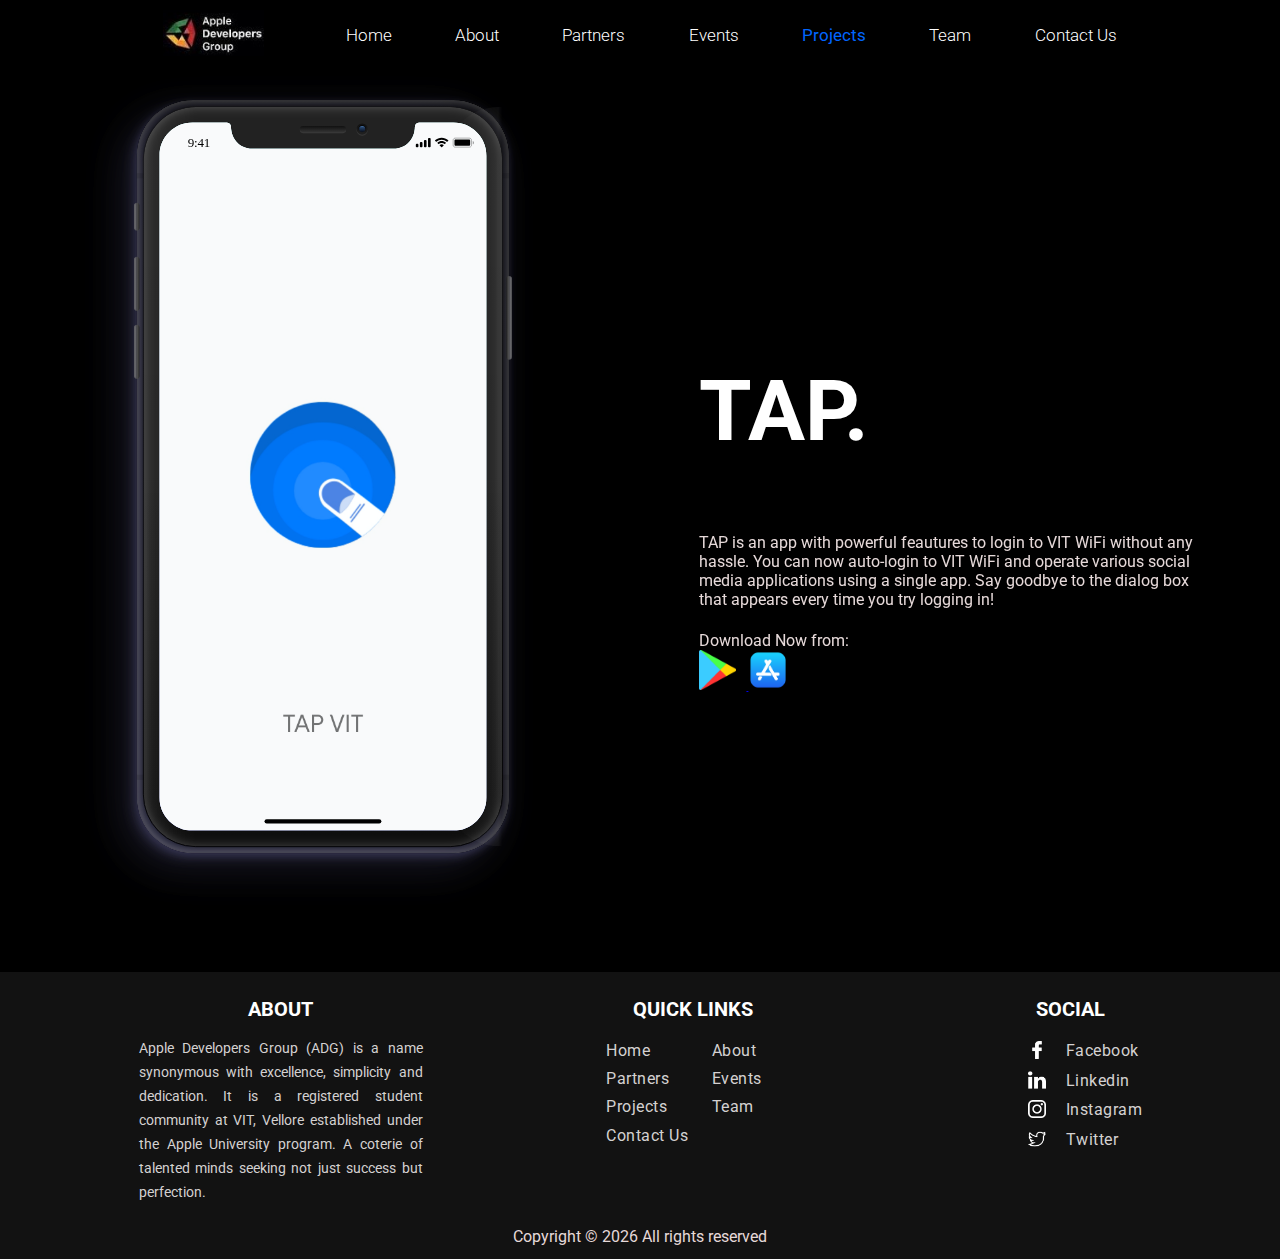
<file: projects.html>
<!DOCTYPE html>
<html lang="en">
  <head>
    <meta charset="UTF-8" />
    <meta name="viewport" content="width=device-width, initial-scale=1.0" />
    <meta http-equiv="X-UA-Compatible" content="ie=edge" />

    <!-- AOS -->
    <link href="https://unpkg.com/aos@2.3.1/dist/aos.css" rel="stylesheet" />

    <link
      rel="stylesheet"
      href="https://cdnjs.cloudflare.com/ajax/libs/font-awesome/5.13.0/css/all.min.css"
    />

    <!-- Custom Common Navbar CSS -->
    <link rel="stylesheet" href="commonAssets/css/navbar1.css" />

    <!-- Custom CSS -->
    <link rel="stylesheet" href="css/projects.css" />

    <!-- Custom Common Footer CSS -->
    <link rel="stylesheet" href="commonAssets/css/footer.css" />

    <!-- Font - Roboto, Source Sans Pro -> Google Fonts -->
    <link
      href="https://fonts.googleapis.com/css?family=Roboto:200,300,400,700,900|Source+Sans+Pro&display=swap"
      rel="stylesheet"
    />
    <link rel="icon" type="image/jpeg" href="commonAssets/icons/adg logo.png" />
    <link rel="stylesheet" href="css/preloader.css">
    <title>ADG | VIT Vellore</title>
  </head>

  <body>
    <div id="overlay" >
      <img src="commonAssets/icons/adggif.gif" class="gif">

    </div>
    <div id='main'>
    <!-- NAVBAR Starts -->
    <nav>
      <div class="navbar">
        <div class="laptop">
          <ul class="nav-links">
            <li>
              <a href="index.html">
                <img src="commonAssets/icons/adg logo1.png" class="adg-logo" />
              </a>
            </li>
            <li>
              <a href="index.html">Home</a>
            </li>
            <li>
              <a href="about.html"> About</a>
            </li>
            <li>
              <a href="partners.html"> Partners</a>
            </li>
            <li>
              <a href="events.html"> Events</a>
            </li>
            <li>
              <a href="projects.html" class="selected">Projects</a>
            </li>
            <li>
              <a href="team20-21.html">Team</a>
            </li>
            <li>
              <a href="contact.html">Contact Us</a>
            </li>
          </ul>
        </div>
        <div class="mobile">
          <div class="mobile-nav">
            <div id="mobile-adg-logo">
              <a href="index.html">
                <img src="commonAssets/icons/adg logo1.png" class="adg-logo" />
              </a>
            </div>
            <div class="burger" id="burger">
              <div class="line1"></div>
              <div class="line2"></div>
              <div class="line3"></div>
            </div>
          </div>
          <div class="menu hidden" id="menu">
            <ul class="menu-links" >
              <hr style="margin: -10px 0 0 0;">
              <li>
                <a href="index.html">Home</a>
              </li><hr>
              <li>
                <a href="about.html"> About</a>
              </li><hr>
              <li>
                <a href="partners.html"> Partners</a>
              </li><hr>
              <li>
                <a href="events.html"> Events</a>
              </li><hr>
              <li>
                <a href="projects.html" class="selected">Projects</a>
              </li><hr>
              <li>
                <a href="team20-21.html">Team</a>
              </li><hr>
              <li>
                <a href="contact.html">Contact Us</a>
              </li>
            </ul>
          </div>
        </div>
      </div>
    </nav>
    <!-- NAVBAR Ends -->

    <!-- MAIN Starts -->
    <div>
      <div class="row section">
        <img
          src="commonAssets/imgs/TapVIT.svg"
          alt="iPhone"
          class="photo laptop"
          data-aos="fade-right"
          data-aos-duration="800"
        />
        <div class="center">
          <img
            src="commonAssets/imgs/tap_half.svg"
            alt="cropped iPhone"
            class="mobile1"
            data-aos="zoom-in"
            data-aos-duration="800"
          />
        </div>

        <div class="text" data-aos="fade-up" data-aos-duration="800">
          <h1>TAP.</h1>
          <p class="description">
            TAP is an app with powerful feautures to login to VIT WiFi without
            any hassle. You can now auto-login to VIT WiFi and operate various
            social media applications using a single app. Say goodbye to the
            dialog box that appears every time you try logging in!
          </p>
          <br />
          <br />
          <div class="download-info">
            <p>Download Now from:</p>
            <div class="download-links">
              <a
                href="https://play.google.com/store/apps/details?id=patel.abhay.adg_tap_app"
                target="_blank"
              >
                <img
                  src="commonAssets/icons/Google_Play_Arrow_logo.png"
                  alt="Google Play logo"
                  class="icon"
                />
              </a>
              <a href="https://apps.apple.com/us/app/tap-vit/id1436133416">
                <img
                  src="commonAssets/icons/appstore1.png"
                  alt="App Store logo"
                  class="icon"
                />
              </a>
            </div>
          </div>
        </div>
      </div>

<!--
      <div class="section row-rev">
        <img
          src="commonAssets/imgs/iphone.png"
          alt="iPhone"
          class="photo laptop"
          data-aos="fade-right"
          data-aos-duration="800"
        />

        <img
          src="commonAssets/imgs/iphone_mock_cropped.png"
          alt="cropped iPhone"
          class="mobile1"
          data-aos="zoom-in"
          data-aos-duration="800"
        />

        <div class="text" data-aos="fade-down" data-aos-duration="800">
          <h1>Paper VIT.</h1>
          <p class="description">
            Lorem ipsum dolor sit amet consectetur adipisicing elit. Quis
            pariatur nisi rem ipsum voluptate facere ex maxime, aliquid quaerat
            aliquam iusto quibusdam earum error blanditiis. Doloremque, sequi
            adipisci? Molestiae, nemo.
          </p>
          <br />
          <br />
          <div class="download-info">
            <p>Download Now from:</p>
            <div class="download-links">
              <a href="#">
                <img
                  src="commonAssets/icons/Google_Play_Arrow_logo.png"
                  alt="Google Play logo"
                  class="icon"
                />
              </a>
              <a href="#">
                <img
                  src="commonAssets/icons/appstore1.png"
                  alt="App Store logo"
                  class="icon"
                />
              </a>
            </div>
          </div>
        </div>
      </div>
    -->
    </div>

  <!-- Footer Start -->
<div class="footer">
  <div class="inner-footer">
      <div class="footer-items">
          <div class="foot1">
          <h1>About</h1>
           <p>
            Apple Developers Group (ADG) is a name synonymous with excellence, simplicity and dedication. It is a registered student community at VIT, Vellore established under the Apple University program. A coterie of talented minds seeking not just success but perfection.

           </p>
      </div>
  </div>
      <div class="footer-items">
          <div class="foot2">
              <h1 class="headQL">Quick Links</h1>
               <div class="border">
                   <ul class="social qlinks">
                       <a href="index.html"><li>Home</li></a>
                       <a href="about.html"><li>About</li></a>
                       <a href="partners.html"><li>Partners</li></a>
                       <a href="events.html"><li>Events</li></a>
                       <a href="projects.html"><li>Projects</li></a>
                       <a href="team20-21.html"><li>Team</li></a>
                       <a href="contact.html"><li>Contact Us</li></a>
                   </ul>
               </div>
          </div>
      </div>
              <div class="footer-items">
                  <div class="foot3">
                      <h1>Social</h1>
                      <div class="border">
                       <div class="social-media">
                           <ul class="social">
                              <li><a href="https://www.facebook.com/vitios/" target="_blank"><img src="commonAssets/imgs/facebook-logo-min.png" style="width: 18px; height: 18px; float: left; overflow: hidden;"></i><span class="icons" >Facebook </span></a></li>
                               <li><a href="https://www.linkedin.com/company/adgvit/" target="_blank"><img src="commonAssets/imgs/linkedin-logo-min.png" style="width: 18px; height: 18px; float: left; overflow: hidden;"></i><span class="icons">Linkedin</span></a></li>
                               <li><a href="https://www.instagram.com/adgvit/" target="_blank"><img src="commonAssets/imgs/instagram-logo-min.png" style="width: 18px; height: 18px; float: left; overflow: hidden;"></i><span class="icons" >Instagram</span></a></li>
                               <li><a href="https://twitter.com/adgvit" target="_blank"><img src="commonAssets/imgs/twitter-2-min.png" style="width: 18px; height: 18px; float: left; overflow: hidden;"></i><span class="icons" >Twitter</span></a></li>
                           </ul>
                       </div>
                        </div>
          </div>
  </div>
  </div>
    <div class="copyright">
      <p>
        Copyright &copy;
        <script>
          document.write(new Date().getFullYear());
        </script>
        All rights reserved
      </p>
    </div>
  </div>
<!-- End Footer -->
    <script src="https://unpkg.com/aos@2.3.1/dist/aos.js"></script>
    <script>
      AOS.init();
    </script>
    <script src="commonAssets/js/navbar1.js"></script>
    <script src="commonAssets/js/preloader.js"></script>
    <script src="https://ajax.googleapis.com/ajax/libs/jquery/3.5.1/jquery.min.js"></script>

  </body>
</html>
</file>
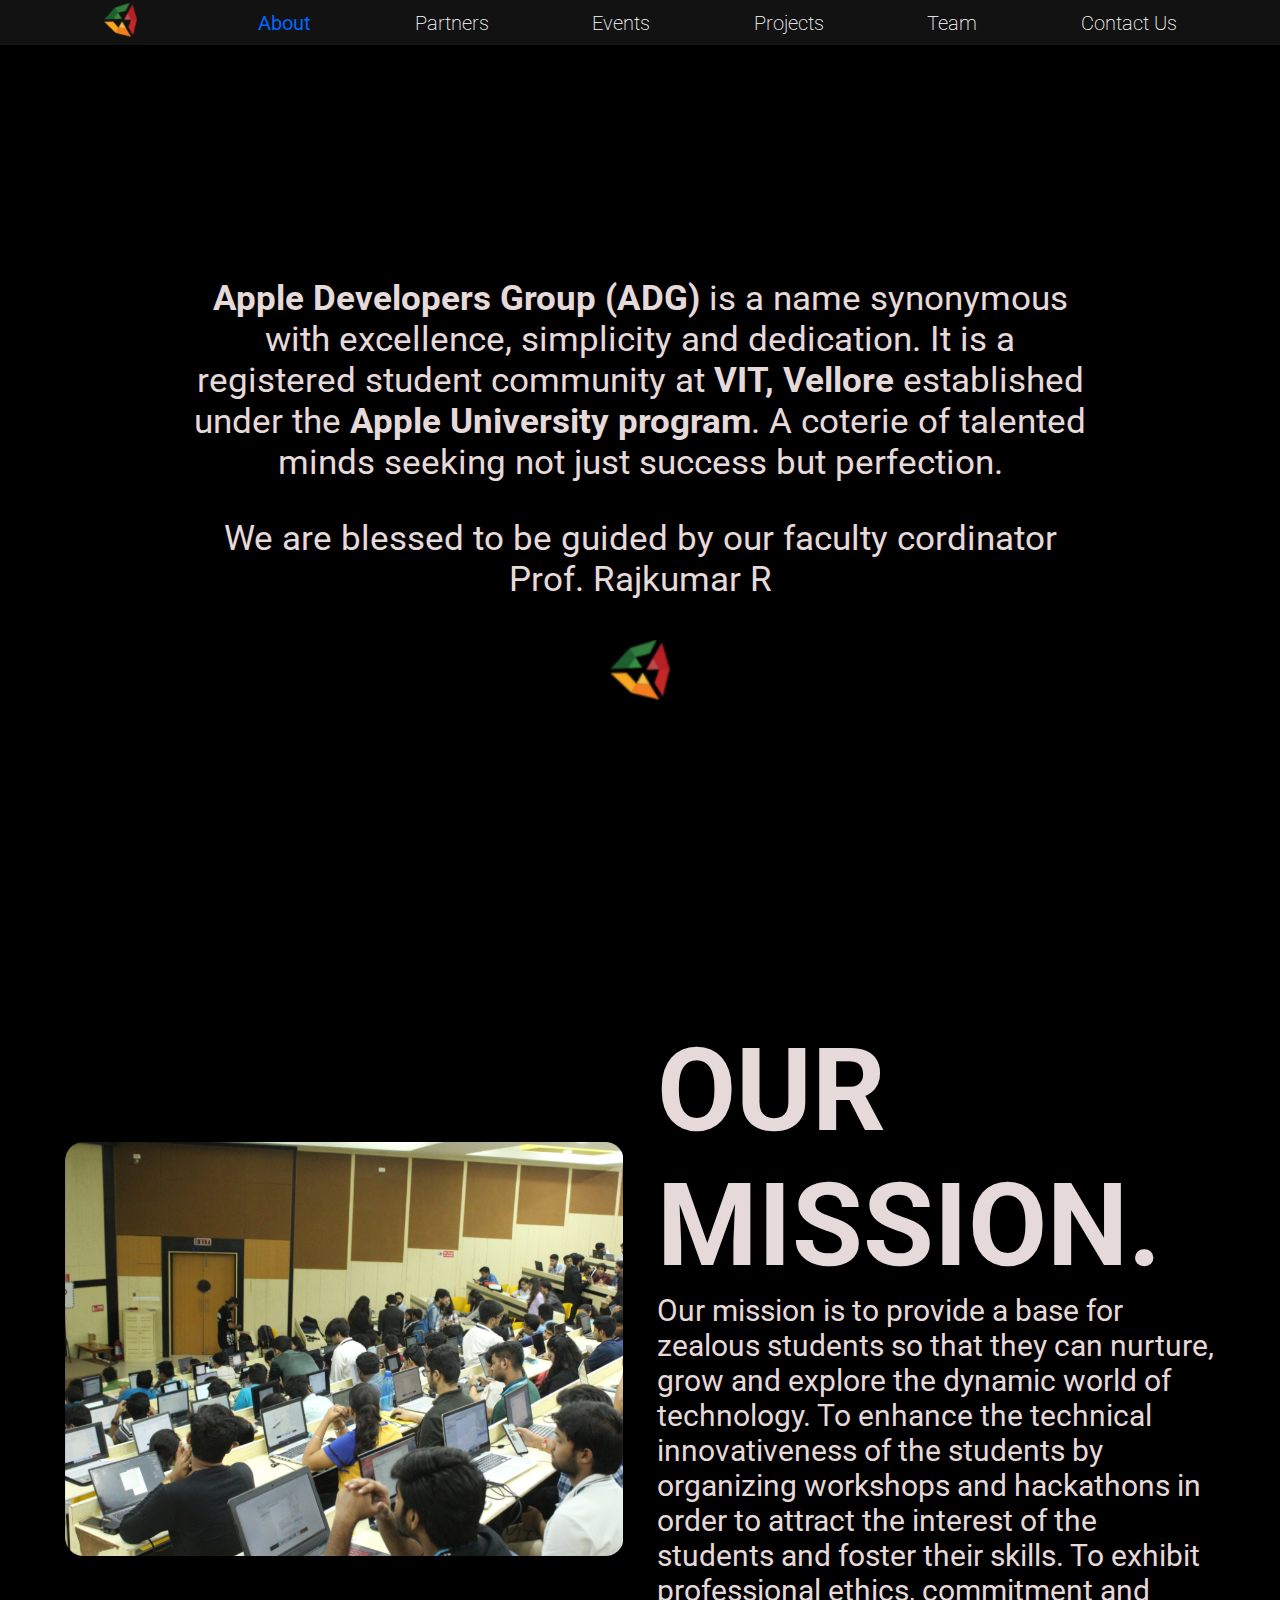
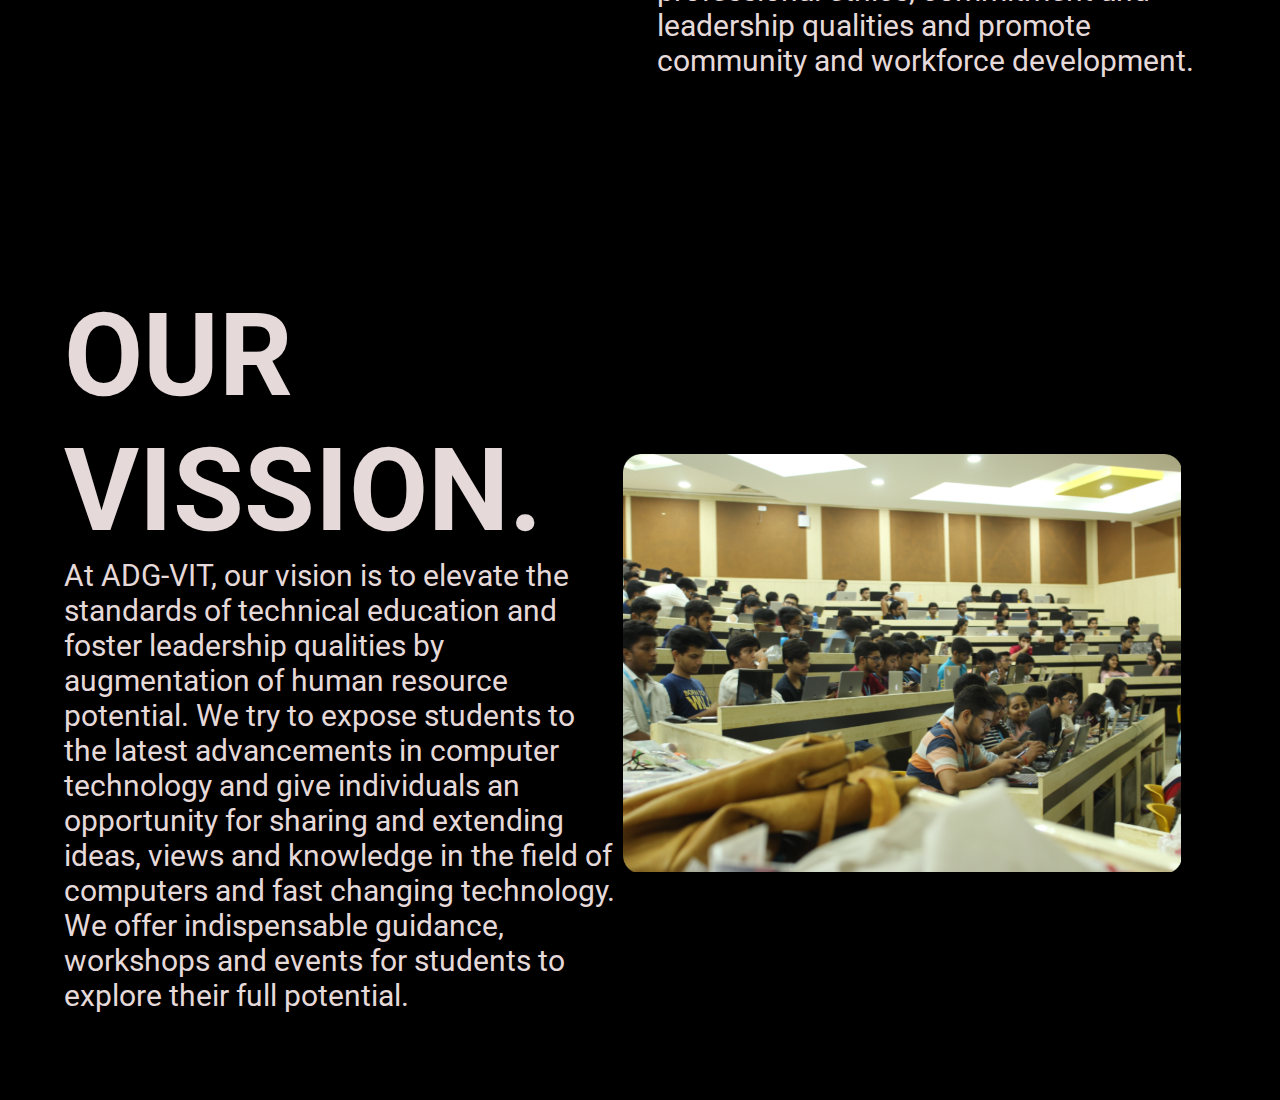
<file: ADG-Official-Website-2020-dev2/about.html>
<!DOCTYPE html>
<html lang="en">
  <head>
    <meta charset="UTF-8" />
    <meta name="viewport" content="width=device-width, initial-scale=1.0" />
    <meta http-equiv="X-UA-Compatible" content="ie=edge" />

    <!-- Custom Common Navbar CSS -->
    <link rel="stylesheet" href="commonAssets/css/navbar1.css" />

    <!-- Custom CSS -->
    <link rel="stylesheet" href="css/about.css" />

    <!-- Custom Common Footer CSS -->
    <link rel="stylesheet" href="commonAssets/css/footer.css" />

    <!-- Font - Roboto, Source Sans Pro -> Google Fonts -->
    <link
      href="https://fonts.googleapis.com/css?family=Roboto:200,300,400,700,900|Source+Sans+Pro&display=swap"
      rel="stylesheet"
    />

    <!-- Fonts - Raleway, Open Sans, Monsterrat -> Google Fonts -->
    <link
      href="https://fonts.googleapis.com/css?family=Montserrat:400,700,900|Open+Sans:400,700,900|Raleway:400,700,900&display=swap"
      rel="stylesheet"
    />

    <title>ADG | VIT Vellore</title>
  </head>

  <body>
    <!-- NAVBAR Starts -->
    <nav>
      <div class="navbar">
        <div class="laptop">
          <ul class="nav-links">
            <li>
              <a href="index.html">
                <img src="commonAssets/icons/adg logo.png" class="adg-logo" />
              </a>
            </li>
            <li>
              <a href="about1.html" class="selected"> About</a>
            </li>
            <li>
              <a href="partners.html"> Partners</a>
            </li>
            <li>
              <a href="#"> Events</a>
            </li>
            <li>
              <a href="projects.html">Projects</a>
            </li>
            <li>
              <a href="team.html">Team</a>
            </li>
            <li>
              <a href="#">Contact Us</a>
            </li>
          </ul>
        </div>
        <div class="mobile">
          <div class="mobile-nav">
            <div class="burger" id="burger">
              <div class="line1"></div>
              <div class="line2"></div>
              <div class="line3"></div>
            </div>
            <div id="mobile-adg-logo">
              <a href="index.html">
                <img src="commonAssets/icons/adg logo.png" class="adg-logo" />
              </a>
            </div>
          </div>
          <div class="menu hidden" id="menu">
            <ul class="menu-links">
              <li>
                <a href="index.html">
                  <img
                    src="commonAssets/icons/adg logo.png"
                    style="width: 65%;"
                  />
                </a>
              </li>
              <li>
                <a
                  href="about1.html"
                  class="selected"
                  data-aos="fade-up"
                  data-aos-duration="1500"
                >
                  About</a
                >
              </li>
              <li>
                <a href="partners.html"> Partners</a>
              </li>
              <li>
                <a href="#"> Events</a>
              </li>
              <li>
                <a href="projects.html">Projects</a>
              </li>
              <li>
                <a href="team.html">Team</a>
              </li>
              <li>
                <a href="#">Contact Us</a>
              </li>
            </ul>
          </div>
        </div>
      </div>
    </nav>
    <!-- NAVBAR Ends -->

    <!-- Main -->
    <div class="main-wrapper">
      <div class="introduction">
        <div class="intro-text">
          <p>
            <b>Apple Developers Group (ADG)</b> is a name synonymous with
            excellence, simplicity and dedication. It is a registered student
            community at<b> VIT, Vellore</b> established under the
            <b>Apple University program</b>. A coterie of talented minds seeking
            not just success but perfection.
          </p>
          <p>
            We are blessed to be guided by our faculty cordinator Prof. Rajkumar
            R
          </p>
        </div>
        <div>
          <img
            class="adg-logo-about"
            src="commonAssets/icons/adg logo.png"
            alt="ADG Logo"
          />
        </div>
      </div>
      <!-- End Intro -->

      <div class="mission">
        <div class="img">
          <img
            src="commonAssets/imgs/image1.png"
            alt="Techinical workshop taking place"
            class="image"
          />
        </div>
        <div class="mission-text">
          <div class="title"><b> OUR MISSION. </b></div>
          <div class="text">
            Our mission is to provide a base for zealous students so that they
            can nurture, grow and explore the dynamic world of technology. To
            enhance the technical innovativeness of the students by organizing
            workshops and hackathons in order to attract the interest of the
            students and foster their skills. To exhibit professional ethics,
            commitment and leadership qualities and promote community and
            workforce development.
          </div>
        </div>
      </div>
      <!-- End Mission -->
      <div class="vission">
        <div class="img">
          <img
            src="commonAssets/imgs/image2.png"
            alt="Techinical workshop taking place"
            class="image padding"
          />
        </div>
        <div class="mission-text">
          <div class="title"><b> OUR VISSION. </b></div>
          <div class="text">
            At ADG-VIT, our vision is to elevate the standards of technical
            education and foster leadership qualities by augmentation of human
            resource potential. We try to expose students to the latest
            advancements in computer technology and give individuals an
            opportunity for sharing and extending ideas, views and knowledge in
            the field of computers and fast changing technology. We offer
            indispensable guidance, workshops and events for students to explore
            their full potential.
          </div>
        </div>
      </div>
      <!-- End vission -->
    </div>
    <!-- End Main -->
    <script src="commonAssets/js/navbar1.js"></script>
  </body>
</html>
</file>
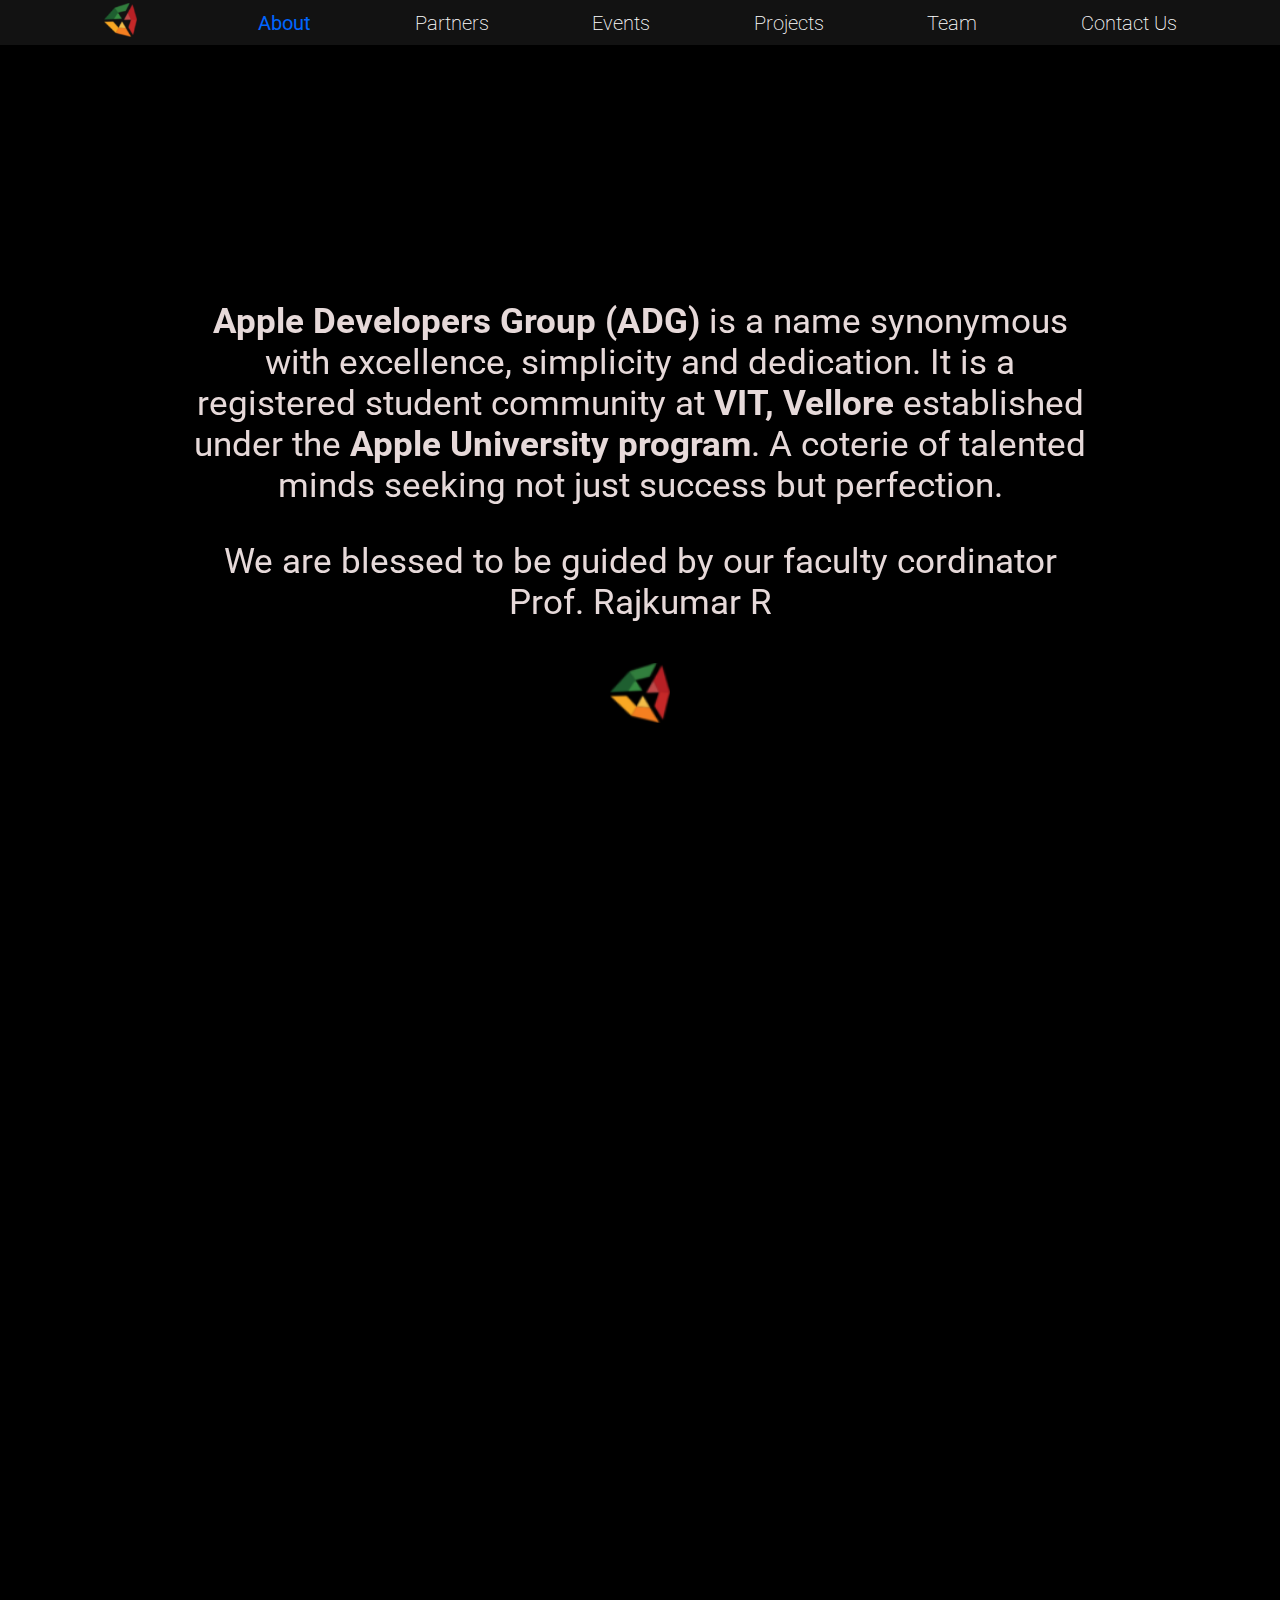
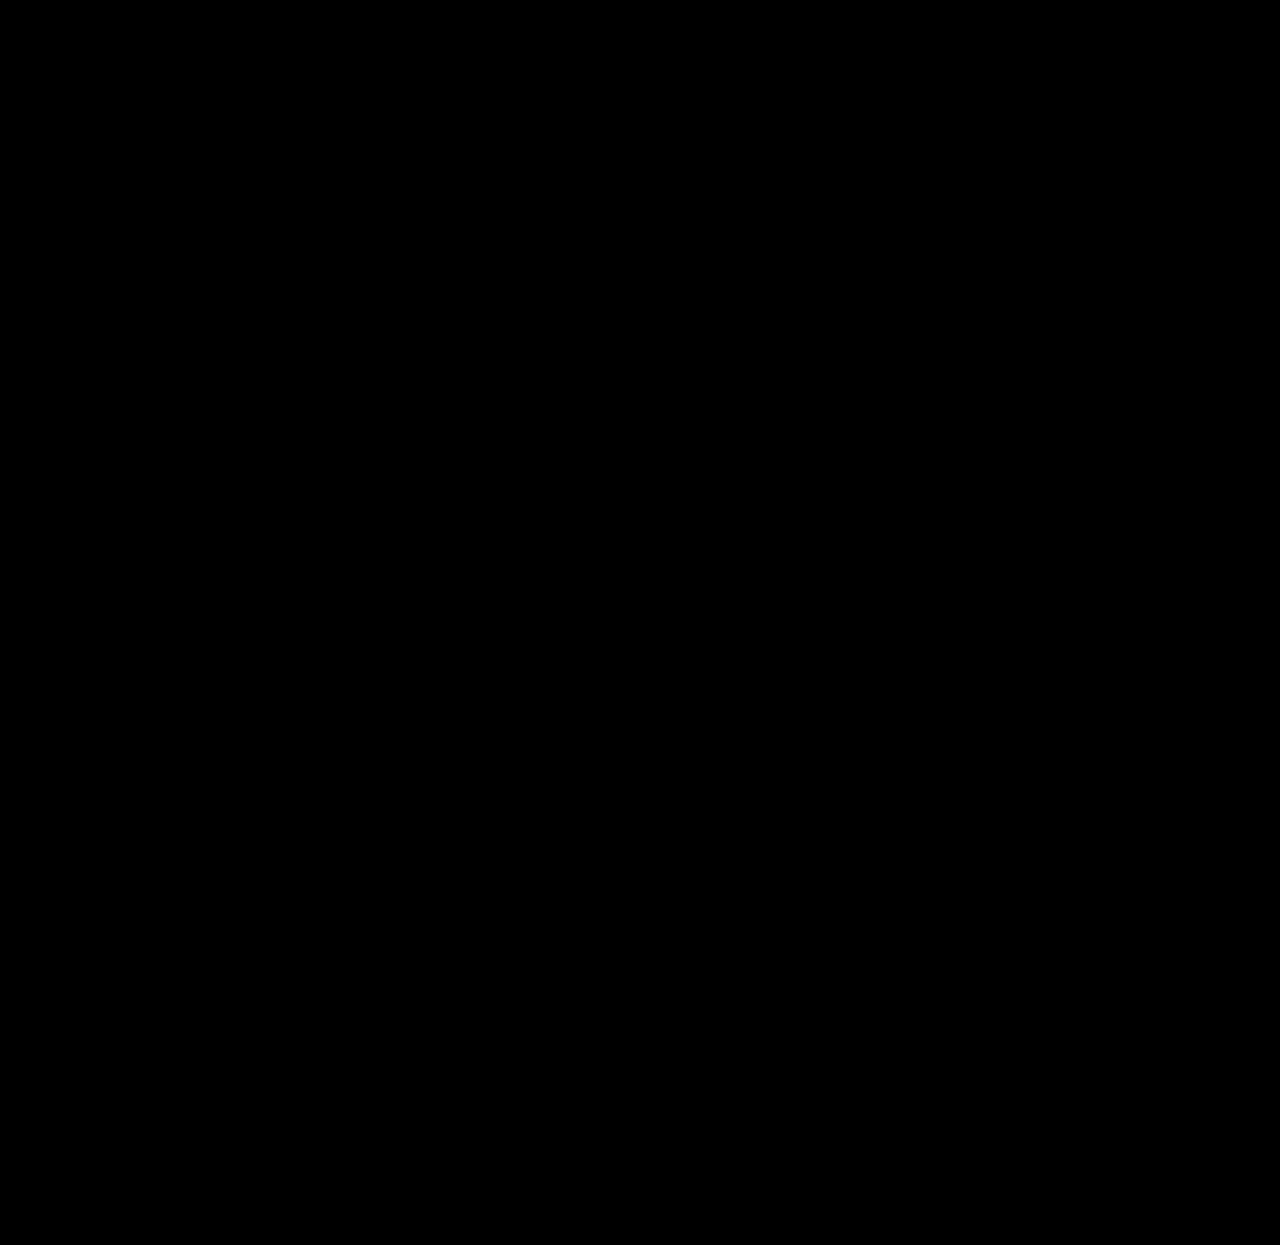
<file: ADG-Official-Website-2020-dev2/about1.html>
<!DOCTYPE html>
<html lang="en">
  <head>
    <meta charset="UTF-8" />
    <meta name="viewport" content="width=device-width, initial-scale=1.0" />
    <meta http-equiv="X-UA-Compatible" content="ie=edge" />

    <!-- AOS -->
    <link href="https://unpkg.com/aos@2.3.1/dist/aos.css" rel="stylesheet" />

    <!-- Custom Common Navbar CSS -->
    <link rel="stylesheet" href="commonAssets/css/navbar1.css" />

    <!-- Custom CSS -->
    <link rel="stylesheet" href="css/about1.css" />

    <!-- Custom Common Footer CSS -->
    <link rel="stylesheet" href="commonAssets/css/footer.css" />

    <!-- Font - Roboto, Source Sans Pro -> Google Fonts -->
    <link
      href="https://fonts.googleapis.com/css?family=Roboto:200,300,400,700,900|Source+Sans+Pro&display=swap"
      rel="stylesheet"
    />

    <!-- Fonts - Raleway, Open Sans, Monsterrat -> Google Fonts -->
    <link
      href="https://fonts.googleapis.com/css?family=Montserrat:400,700,900|Open+Sans:400,700,900|Raleway:400,700,900&display=swap"
      rel="stylesheet"
    />

    <title>ADG | VIT Vellore</title>
  </head>

  <body>
    <!-- NAVBAR Starts -->
    <nav>
      <div class="navbar">
        <div class="laptop">
          <ul class="nav-links">
            <li>
              <a href="index.html">
                <img src="commonAssets/icons/adg logo.png" class="adg-logo" />
              </a>
            </li>
            <li>
              <a href="about1.html" class="selected"> About</a>
            </li>
            <li>
              <a href="partners.html"> Partners</a>
            </li>
            <li>
              <a href="#"> Events</a>
            </li>
            <li>
              <a href="projects.html">Projects</a>
            </li>
            <li>
              <a href="team.html">Team</a>
            </li>
            <li>
              <a href="#">Contact Us</a>
            </li>
          </ul>
        </div>
        <div class="mobile">
          <div class="mobile-nav">
            <div class="burger" id="burger">
              <div class="line1"></div>
              <div class="line2"></div>
              <div class="line3"></div>
            </div>
            <div id="mobile-adg-logo">
              <a href="index.html">
                <img src="commonAssets/icons/adg logo.png" class="adg-logo" />
              </a>
            </div>
          </div>
          <div class="menu hidden" id="menu">
            <ul class="menu-links">
              <li>
                <a href="index.html">
                  <img
                    src="commonAssets/icons/adg logo.png"
                    style="width: 65%;"
                  />
                </a>
              </li>
              <li>
                <a
                  href="about1.html"
                  class="selected"
                  data-aos="fade-up"
                  data-aos-duration="1500"
                >
                  About</a
                >
              </li>
              <li>
                <a href="partners.html"> Partners</a>
              </li>
              <li>
                <a href="#"> Events</a>
              </li>
              <li>
                <a href="projects.html">Projects</a>
              </li>
              <li>
                <a href="team.html">Team</a>
              </li>
              <li>
                <a href="#">Contact Us</a>
              </li>
            </ul>
          </div>
        </div>
      </div>
    </nav>
    <!-- NAVBAR Ends -->

    <!-- Main -->
    <div class="main-wrapper">
      <div class="introduction" data-aos="fade-up" data-aos-duration="1000">
        <div class="intro-text">
          <p>
            <b>Apple Developers Group (ADG)</b> is a name synonymous with
            excellence, simplicity and dedication. It is a registered student
            community at<b> VIT, Vellore</b> established under the
            <b>Apple University program</b>. A coterie of talented minds seeking
            not just success but perfection.
          </p>
          <p>
            We are blessed to be guided by our faculty cordinator Prof. Rajkumar
            R
          </p>
        </div>
        <div>
          <img
            class="adg-logo-about"
            src="commonAssets/icons/adg logo.png"
            alt="ADG Logo"
          />
        </div>
      </div>
      <!-- End Intro -->

      <div class="mission" data-aos="fade-up" data-aos-duration="1000">
        <div class="img">
          <img
            src="commonAssets/imgs/image1.png"
            alt="Techinical workshop taking place"
            class="image"
          />
        </div>
        <div class="mission-text">
          <div class="title"><b> OUR MISSION. </b></div>
          <div class="text">
            Our mission is to provide a base for zealous students so that they
            can nurture, grow and explore the dynamic world of technology. To
            enhance the technical innovativeness of the students by organizing
            workshops and hackathons in order to attract the interest of the
            students and foster their skills. To exhibit professional ethics,
            commitment and leadership qualities and promote community and
            workforce development.
          </div>
        </div>
      </div>
      <!-- End Mission -->

      <div class="vission" data-aos="fade-up" data-aos-duration="1000">
        <div class="img">
          <img
            src="commonAssets/imgs/image2.png"
            alt="Techinical workshop taking place"
            class="image padding"
          />
        </div>
        <div class="mission-text">
          <div class="title"><b> OUR VISSION. </b></div>
          <div class="text">
            At ADG-VIT, our vision is to elevate the standards of technical
            education and foster leadership qualities by augmentation of human
            resource potential. We try to expose students to the latest
            advancements in computer technology and give individuals an
            opportunity for sharing and extending ideas, views and knowledge in
            the field of computers and fast changing technology. We offer
            indispensable guidance, workshops and events for students to explore
            their full potential.
          </div>
        </div>
      </div>
      <!-- End vission -->
    </div>
    <!-- End Main -->
    <script src="commonAssets/js/navbar1.js"></script>
    <script src="https://unpkg.com/aos@2.3.1/dist/aos.js"></script>
    <script>
      AOS.init();
    </script>
  </body>
</html>
</file>
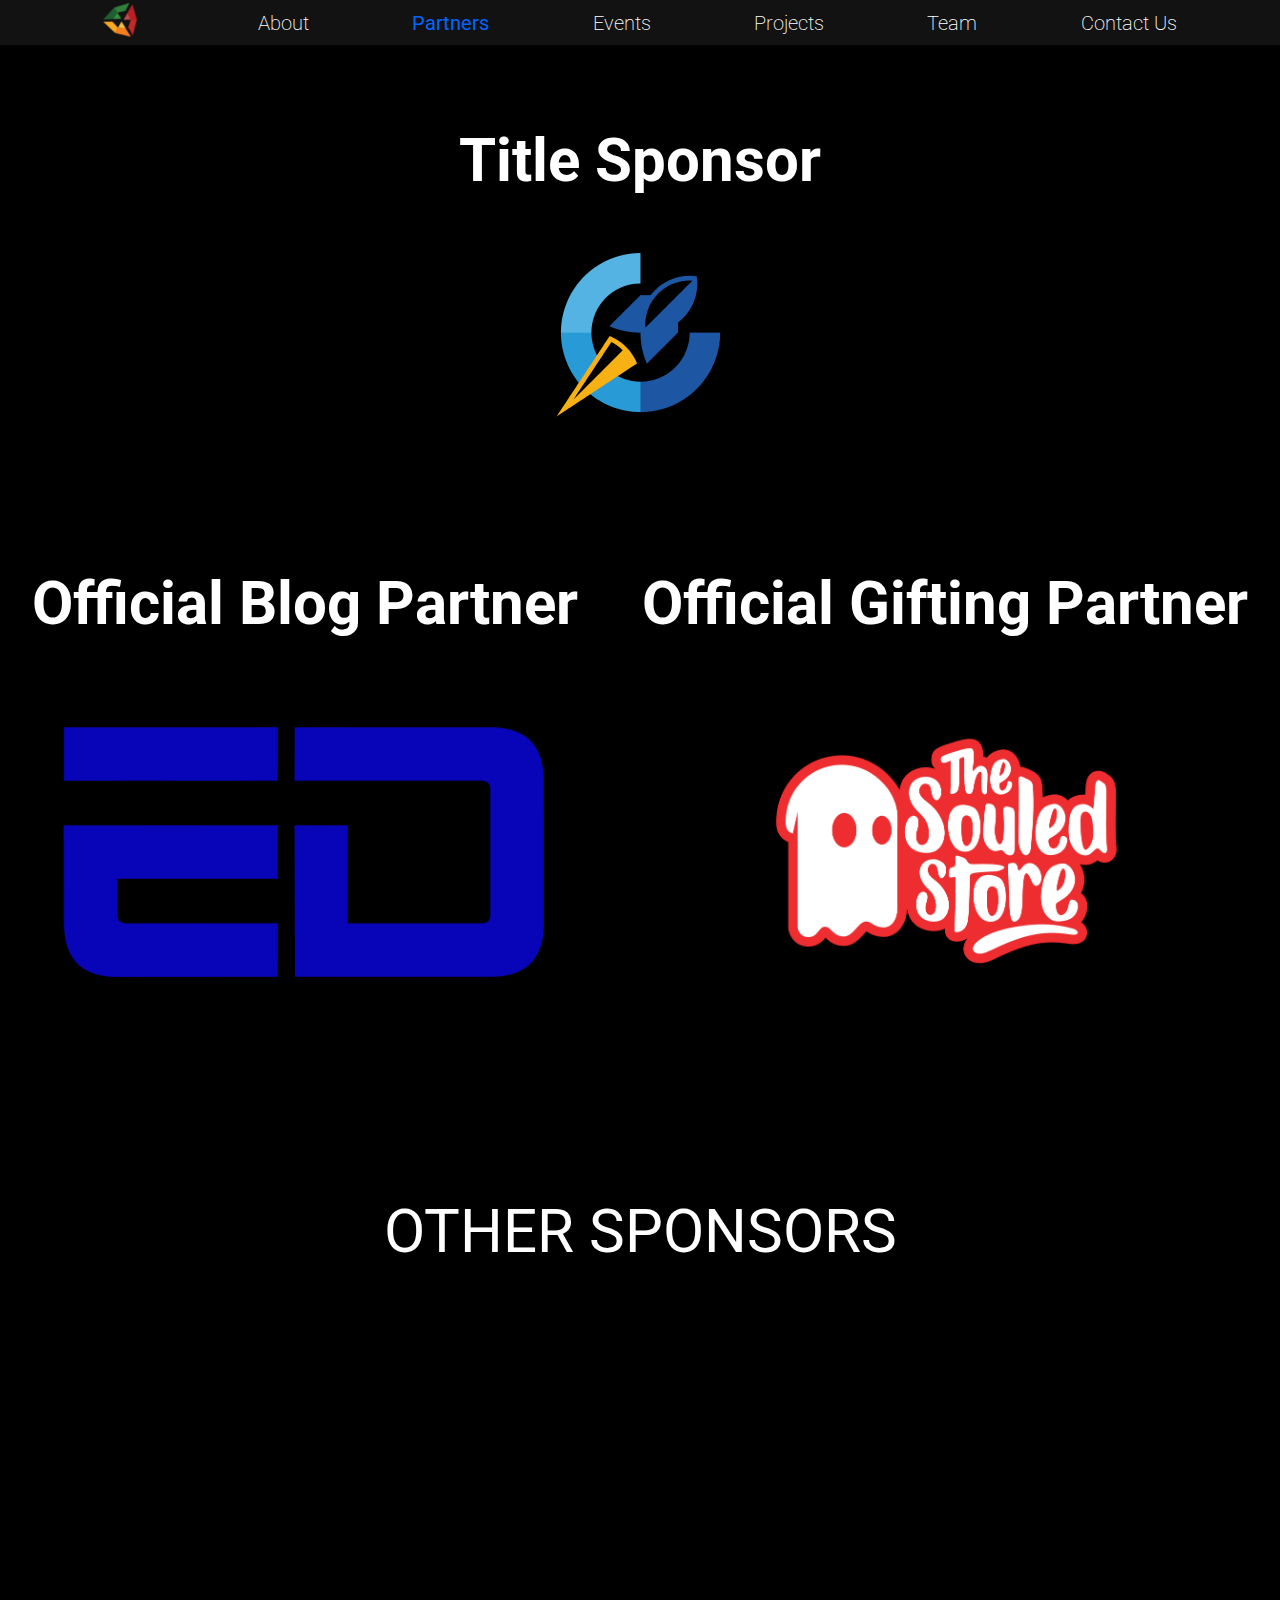
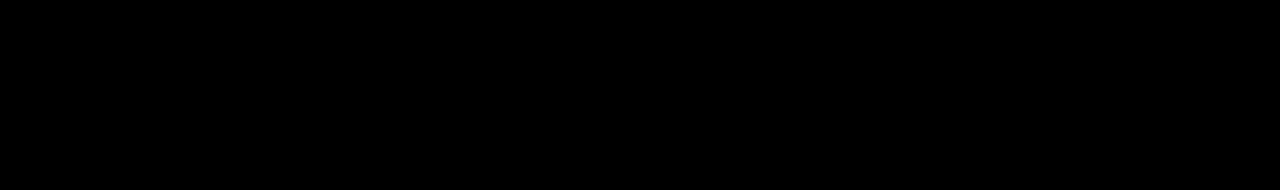
<file: ADG-Official-Website-2020-dev2/partners.html>
<!DOCTYPE html>
<html lang="en">
  <head>
    <meta charset="UTF-8" />
    <meta name="viewport" content="width=device-width, initial-scale=1.0" />

    <!-- Dark Theme
    <link rel="stylesheet" href="darkTheme/assets/css/dark.css" /> -->

    <link
      href="https://stackpath.bootstrapcdn.com/font-awesome/4.7.0/css/font-awesome.min.css"
      rel="stylesheet"
    />

    <!-- Custom common Navbar CSS -->
    <link rel="stylesheet" href="commonAssets/css/navbar1.css" />

    <!-- Custom CSS -->
    <link rel="stylesheet" href="css/partners.css" />

    <!-- Custom common Footer CSS -->
    <link rel="stylesheet" href="commonAssets/css/footer.css" />

    <!-- AOS -->
    <link href="https://unpkg.com/aos@2.3.1/dist/aos.css" rel="stylesheet" />

    <!-- Font - Roboto, Source Sans Pro -> Google Fonts -->
    <link
      href="https://fonts.googleapis.com/css?family=Roboto:200,300,400,700,900|Source+Sans+Pro:200,300,400,700,900&display=swap"
      rel="stylesheet"
    />

    <!-- Fonts - Raleway, Open Sans, Monsterrat -> Google Fonts -->
    <link
      href="https://fonts.googleapis.com/css?family=Montserrat:400,700,900|Open+Sans:400,700,900|Raleway:400,700,900&display=swap"
      rel="stylesheet"
    />

    <title>ADG | VIT Vellore</title>
  </head>
  <body>
    <!-- NAVBAR Starts -->
       <nav>
      <div class="navbar">
        <div class="laptop">
          <ul class="nav-links">
            <li>
              <a href="index.html">
                <img src="commonAssets/icons/adg logo.png" class="adg-logo" />
              </a>
            </li>
            <li>
              <a href="about.html"> About</a>
            </li>
            <li>
              <a href="partners.html" class="selected"> Partners</a>
            </li>
            <li>
              <a href="#"> Events</a>
            </li>
            <li>
              <a href="projects.html">Projects</a>
            </li>
            <li>
              <a href="team.html">Team</a>
            </li>
            <li>
              <a href="#">Contact Us</a>
            </li>
          </ul>
        </div>
        <div class="mobile">
          <div class="mobile-nav">
            <div class="burger" id="burger">
              <div class="line1"></div>
              <div class="line2"></div>
              <div class="line3"></div>
            </div>
            <div id="mobile-adg-logo">
              <a href="index.html">
                <img src="commonAssets/icons/adg logo.png" class="adg-logo" />
              </a>
            </div>
          </div>
          <div class="menu hidden" id="menu">
            <ul class="menu-links">
              <li>
                <a href="index.html">
                  <img
                    src="commonAssets/icons/adg logo.png"
                    style="width: 65%;"
                  />
                </a>
              </li>
              <li>
                <a href="about.html">About</a>
              </li>
              <li>
                <a href="partners.html" 
                  class="selected"> Partners</a>
              </li>
              <li>
                <a href="#"> Events</a>
              </li>
              <li>
                <a href="projects.html">Projects</a>
              </li>
              <li>
                <a href="team.html">Team</a>
              </li>
              <li>
                <a href="#">Contact Us</a>
              </li>
            </ul>
          </div>
        </div>
      </div>
    </nav>
    <!-- NAVBAR Ends -->

    <!-- MAIN STARTS -->

    <!-- TITLE SPONSOR -->
    <div class="main-sponsor">
      <h1 class="heading">Title Sponsor</h1>
      <a href="#">
        <img
          class="title-logo"
          src="commonAssets/icons/challangeRockelogoc.png"
          alt="pornhub logo"
          data-aos="zoom-in"
          data-aos-duration="1200"
        />
      </a>
    </div>

    <br />
    <br />
    <br />

    <div class="kinda-main-sponsors">
      <!-- MEDIA/BLOG SPONSOR -->
      <div class="under-kinda-main-sponsor">
        <h1 class="heading">Official Blog Partner</h1>
        <a href="#">
          <img
            class="title-logo"
            src="commonAssets/icons/full resolution.png"
            alt="EDtimes logo"
            data-aos="zoom-in"
            data-aos-duration="1200"
          />
        </a>
      </div>

      <!-- GIFTING SPONSOR -->
      <div class="under-kinda-main-sponsor">
        <h1 class="heading">Official Gifting Partner</h1>
        <a href="#">
          <img
            class="title-logo"
            src="commonAssets/icons/thesouledstorea.png"
            alt="Souled Store logo"
            data-aos="zoom-in"
            data-aos-duration="1200"
          />
        </a>
      </div>
    </div>

    <br />
    <br />
    <br />

    <!-- OTHER SPONSORS -->
    <div class="other-sponsors">
      <div class="heading center">
        OTHER SPONSORS
      </div>

      <!-- Row 1 start -->
      <div class="row">
        <div class="card" data-aos="zoom-in" data-aos-duration="1200">
          <a href="#">
            <img
              class="icon"
              src="commonAssets/icons/bugseeLogo.png"
              alt="Bugsee Logo"
            />
          </a>
        </div>

        <div class="card" data-aos="zoom-in" data-aos-duration="1200">
          <a href="#">
            <img
              class="icon"
              src="commonAssets/icons/CloudSploit_Logo.png"
              alt="CloudSploit Logo"
            />
          </a>
        </div>

        <div class="card" data-aos="zoom-in" data-aos-duration="1200">
          <a href="#">
            <img
              class="icon"
              src="commonAssets/icons/hackerearth.png"
              alt="hackerearth Logo"
            />
          </a>
        </div>
      </div>
      <!-- Row 1 end -->

      <!-- Row 2 start -->
      <div class="row" data-aos="zoom-in" data-aos-duration="1200">
        <div class="card" data-aos="zoom-in" data-aos-duration="1200">
          <a href="#">
            <img
              class="icon"
              src="commonAssets/icons/1200px-JetBrains_Logo_2016.png"
              alt="challenge rocket Logo"
            />
          </a>
        </div>

        <div class="card" data-aos="zoom-in" data-aos-duration="1200">
          <a href="#">
            <img
              class="icon"
              src="commonAssets/icons/challangeRockelogoc.png"
              alt="challenge rocket Logo"
            />
          </a>
        </div>
      </div>
    </div>

    <!-- Footer -->
    <!-- <div id="footer">
      <div class="inner-footer">
        <!-- Create | Ideate | Innovate --
        <div>
          <h1 id="cii">
            Create<span class="dandi"> | </span>Ideate<span class="dandi">
              | </span
            >Innovate
          </h1>
        </div>
        <div class="inner-footer-flexed">
          <!-- Quick Links --
          <div>
            <h1>Quick Links</h1>
            <div>
              <ul id="quick-links">
                <a href="index.html"><li>Home</li></a>
                <a href="about.html"><li>About</li></a>
                <a href="#"><li>Partners</li></a>
                <a href="#"><li>Event</li></a>
                <a href="#"><li>Projects</li></a>
                <a href="#"><li>Team</li></a>
                <a href="#"><li>Contact Us</li></a>
                <a href="#"><li>Light Mode</li></a>
              </ul>
            </div>
          </div>
          <!-- Social Media --
          <div>
            <h1>Social Media Links</h1>
            <div>
              <div id="social-media">
                <ul class="social">
                  <li>
                    <a href="https://www.facebook.com/vitios/" target="_blank"
                      ><img src="/assets/facebook-logo.png" /><span
                        class="icons"
                        >Facebook
                      </span></a
                    >
                  </li>
                  <li>
                    <a
                      href="https://www.linkedin.com/company/adgvit/"
                      target="_blank"
                      ><img src="/assets/linkedin-logo.png" /><span
                        class="icons"
                        >Linkedin</span
                      ></a
                    >
                  </li>
                  <li>
                    <a href="https://www.instagram.com/adgvit/" target="_blank"
                      ><img src="/assets/instagram-logo.png" /><span
                        class="icons"
                        >Instagram</span
                      ></a
                    >
                  </li>
                  <li>
                    <a href="https://twitter.com/adgvit" target="_blank"
                      ><img src="/assets/twitter-2.png" /><span class="icons"
                        >Twitter</span
                      ></a
                    >
                  </li>
                </ul>
              </div>
            </div>
          </div>
        </div>
      </div>
      <div class="footer-bottom">
        <img
          id="footer-logo"
          src="commonAssets/icons/adglogo3.svg"
          alt="ADG Logo"
        />
        <p>Copyright &copy; 2k20 Apple Developers Group</p>
      </div>
    </div> -->

    
    <script src="commonAssets/js/navbar1.js"></script>
    <script src="https://unpkg.com/aos@2.3.1/dist/aos.js"></script>
    <script>
      AOS.init();
    </script>
  </body>
</html>
</file>
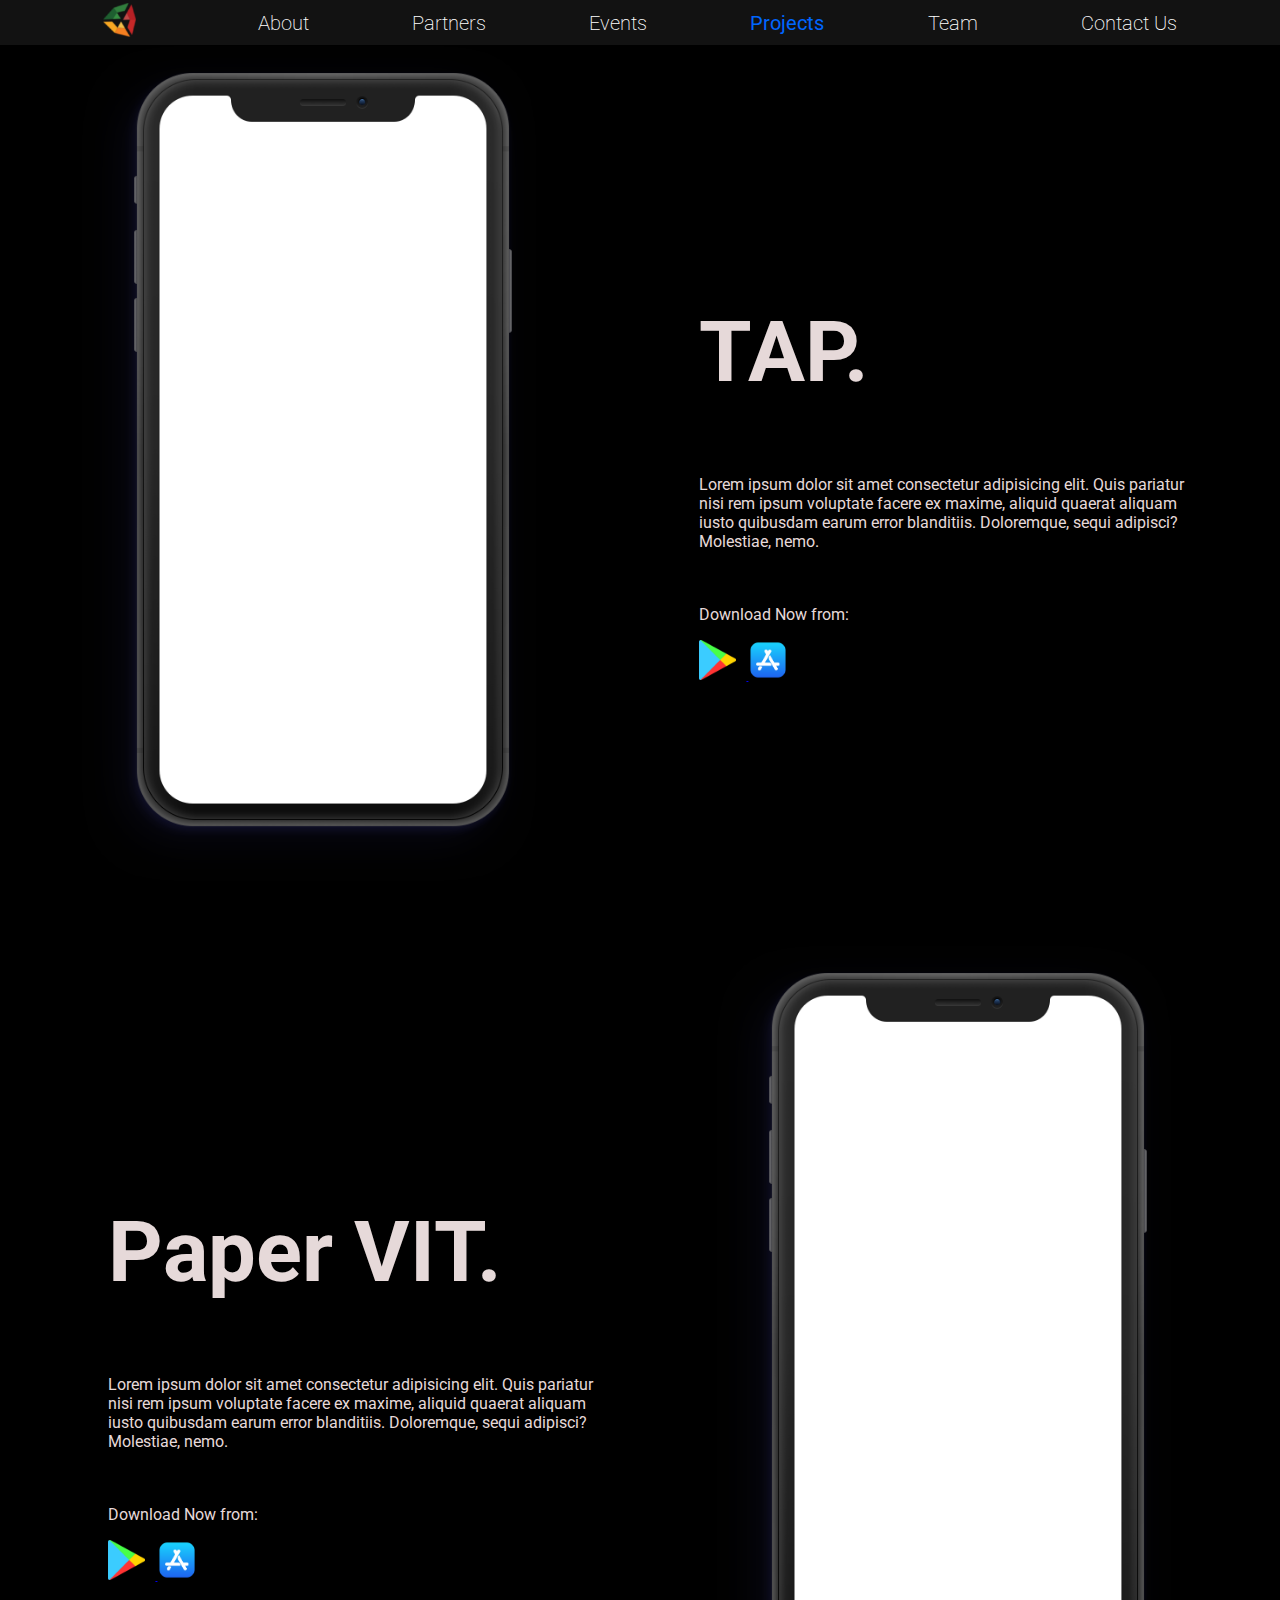
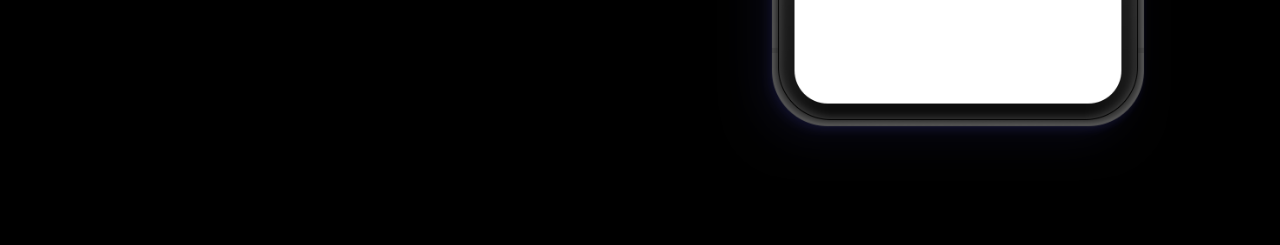
<file: ADG-Official-Website-2020-dev2/projects.html>
<!DOCTYPE html>
<html lang="en">
  <head>
    <meta charset="UTF-8" />
    <meta name="viewport" content="width=device-width, initial-scale=1.0" />
    <meta http-equiv="X-UA-Compatible" content="ie=edge" />

    <!-- Custom Common Navbar CSS -->
    <link rel="stylesheet" href="commonAssets/css/navbar1.css" />

    <!-- Custom CSS -->
    <link rel="stylesheet" href="css/projects.css" />

    <!-- Custom Common Footer CSS -->
    <link rel="stylesheet" href="commonAssets/css/footer.css" />

    <!-- Font - Roboto, Source Sans Pro -> Google Fonts -->
    <link
      href="https://fonts.googleapis.com/css?family=Roboto:200,300,400,700,900|Source+Sans+Pro&display=swap"
      rel="stylesheet"
    />

    <!-- Fonts - Raleway, Open Sans, Monsterrat -> Google Fonts -->
    <link
      href="https://fonts.googleapis.com/css?family=Montserrat:400,700,900|Open+Sans:400,700,900|Raleway:400,700,900&display=swap"
      rel="stylesheet"
    />

    <title>ADG | VIT Vellore</title>
  </head>

  <body>
    <!-- NAVBAR Starts -->
    <nav>
      <div class="navbar">
        <div class="laptop">
          <ul class="nav-links">
            <li>
              <a href="index.html">
                <img src="commonAssets/icons/adg logo.png" class="adg-logo" />
              </a>
            </li>
            <li>
              <a href="about.html"> About</a>
            </li>
            <li>
              <a href="partners.html" > Partners</a>
            </li>
            <li>
              <a href="#"> Events</a>
            </li>
            <li>
              <a href="projects.html" class="selected">Projects</a>
            </li>
            <li>
              <a href="team.html">Team</a>
            </li>
            <li>
              <a href="#">Contact Us</a>
            </li>
          </ul>
        </div>
        <div class="mobile">
          <div class="mobile-nav">
            <div class="burger" id="burger">
              <div class="line1"></div>
              <div class="line2"></div>
              <div class="line3"></div>
            </div>
            <div id="mobile-adg-logo">
              <a href="index.html">
                <img src="commonAssets/icons/adg logo.png" class="adg-logo" />
              </a>
            </div>
          </div>
          <div class="menu hidden" id="menu">
            <ul class="menu-links">
              <li>
                <a href="index.html">
                  <img
                    src="commonAssets/icons/adg logo.png"
                    style="width: 65%;"
                  />
                </a>
              </li>
              <li>
                <a href="about.html">About</a>
              </li>
              <li>
                <a href="partners.html" 
                 > Partners</a>
              </li>
              <li>
                <a href="#"> Events</a>
              </li>
              <li>
                <a href="projects.html"  class="selected">Projects</a>
              </li>
              <li>
                <a href="team.html">Team</a>
              </li>
              <li>
                <a href="#">Contact Us</a>
              </li>
            </ul>
          </div>
        </div>
      </div>
    </nav>
    <!-- NAVBAR Ends -->

    <!-- MAIN Starts -->
    <div>
      <div class="row section">
        <img
          src="commonAssets/imgs/iphone.png"
          alt="iPhone"
          class="photo laptop"
        />
        <div class="center">
          <img
            src="commonAssets/imgs/iphone_mock_cropped.png"
            alt="cropped iPhone"
            class="mobile1"
          />
        </div>

        <div class="text">
          <h1>TAP.</h1>
          <p class="description">
            Lorem ipsum dolor sit amet consectetur adipisicing elit. Quis
            pariatur nisi rem ipsum voluptate facere ex maxime, aliquid quaerat
            aliquam iusto quibusdam earum error blanditiis. Doloremque, sequi
            adipisci? Molestiae, nemo.
          </p>
          <br />
          <br />
          <div class="download-info">
            <p>Download Now from:</p>
            <div class="download-links">
              <a href="#">
                <img
                  src="commonAssets/icons/Google_Play_Arrow_logo.png"
                  alt="Google Play logo"
                  class="icon"
                />
              </a>
              <a href="#">
                <img
                  src="commonAssets/icons/appstore.png"
                  alt="App Store logo"
                  class="icon"
                />
              </a>
            </div>
          </div>
        </div>
      </div>

      <div class="section row-rev">
        <img
          src="commonAssets/imgs/iphone.png"
          alt="iPhone"
          class="photo laptop"
        />
        <img
          src="commonAssets/imgs/iphone_mock_cropped.png"
          alt="cropped iPhone"
          class="mobile1"
        />

        <div class="text">
          <h1>Paper VIT.</h1>
          <p class="description">
            Lorem ipsum dolor sit amet consectetur adipisicing elit. Quis
            pariatur nisi rem ipsum voluptate facere ex maxime, aliquid quaerat
            aliquam iusto quibusdam earum error blanditiis. Doloremque, sequi
            adipisci? Molestiae, nemo.
          </p>
          <br />
          <br />
          <div class="download-info">
            <p>Download Now from:</p>
            <div class="download-links">
              <a href="#">
                <img
                  src="commonAssets/icons/Google_Play_Arrow_logo.png"
                  alt="Google Play logo"
                  class="icon"
                />
              </a>
              <a href="#">
                <img
                  src="commonAssets/icons/appstore.png"
                  alt="App Store logo"
                  class="icon"
                />
              </a>
            </div>
          </div>
        </div>
      </div>
    </div>

    <!-- Footer Starts -->
    <!-- <section id="footer">
      <div class="inner-footer">
        <!-- Create | Ideate | Innovate --
        <div>
          <h1 id="cii">
            Create<span class="dandi"> | </span>Ideate<span class="dandi">
              | </span
            >Innovate
          </h1>
        </div>
        <div class="inner-footer-flexed">
          <!-- Quick Links --
          <div>
            <h1>Quick Links</h1>
            <div class="border">
              <ul id="quick-links">
                <a href="index.html"><li>Home</li></a>
                <a href="about.html"><li>About</li></a>
                <a href="partners.html"><li>Partners</li></a>
                <a href="#"><li>Event</li></a>
                <a href="#"><li>Projects</li></a>
                <a href="#"><li>Team</li></a>
                <a href="#"><li>Contact Us</li></a>
                <a href="#"><li>Light Mode</li></a>
              </ul>
            </div>
          </div>
          <!-- Social Media --
          <div>
            <h1>Social Media Links</h1>
            <div class="border">
              <div id="social-media">
                <ul class="social">
                  <li>
                    <a href="https://www.facebook.com/vitios/" target="_blank"
                      ><img src="/assets/facebook-logo.png" /><span
                        class="icons"
                        >Facebook
                      </span></a
                    >
                  </li>
                  <li>
                    <a
                      href="https://www.linkedin.com/company/adgvit/"
                      target="_blank"
                      ><img src="/assets/linkedin-logo.png" /><span
                        class="icons"
                        >Linkedin</span
                      ></a
                    >
                  </li>
                  <li>
                    <a href="https://www.instagram.com/adgvit/" target="_blank"
                      ><img src="/assets/instagram-logo.png" /><span
                        class="icons"
                        >Instagram</span
                      ></a
                    >
                  </li>
                  <li>
                    <a href="https://twitter.com/adgvit" target="_blank"
                      ><img src="/assets/twitter-2.png" /><span class="icons"
                        >Twitter</span
                      ></a
                    >
                  </li>
                </ul>
              </div>
            </div>
          </div>
        </div>
      </div>
      <div class="footer-bottom">
        <img
          id="footer-logo"
          src="commonAssets/icons/adglogo3.svg"
          alt="ADG Logo"
        />
        <p>Copyright &copy; 2k20 Apple Developers Group</p>
      </div>
    </section> -->
    <script src="commonAssets/js/navbar1.js"></script>
  </body>
</html>
</file>
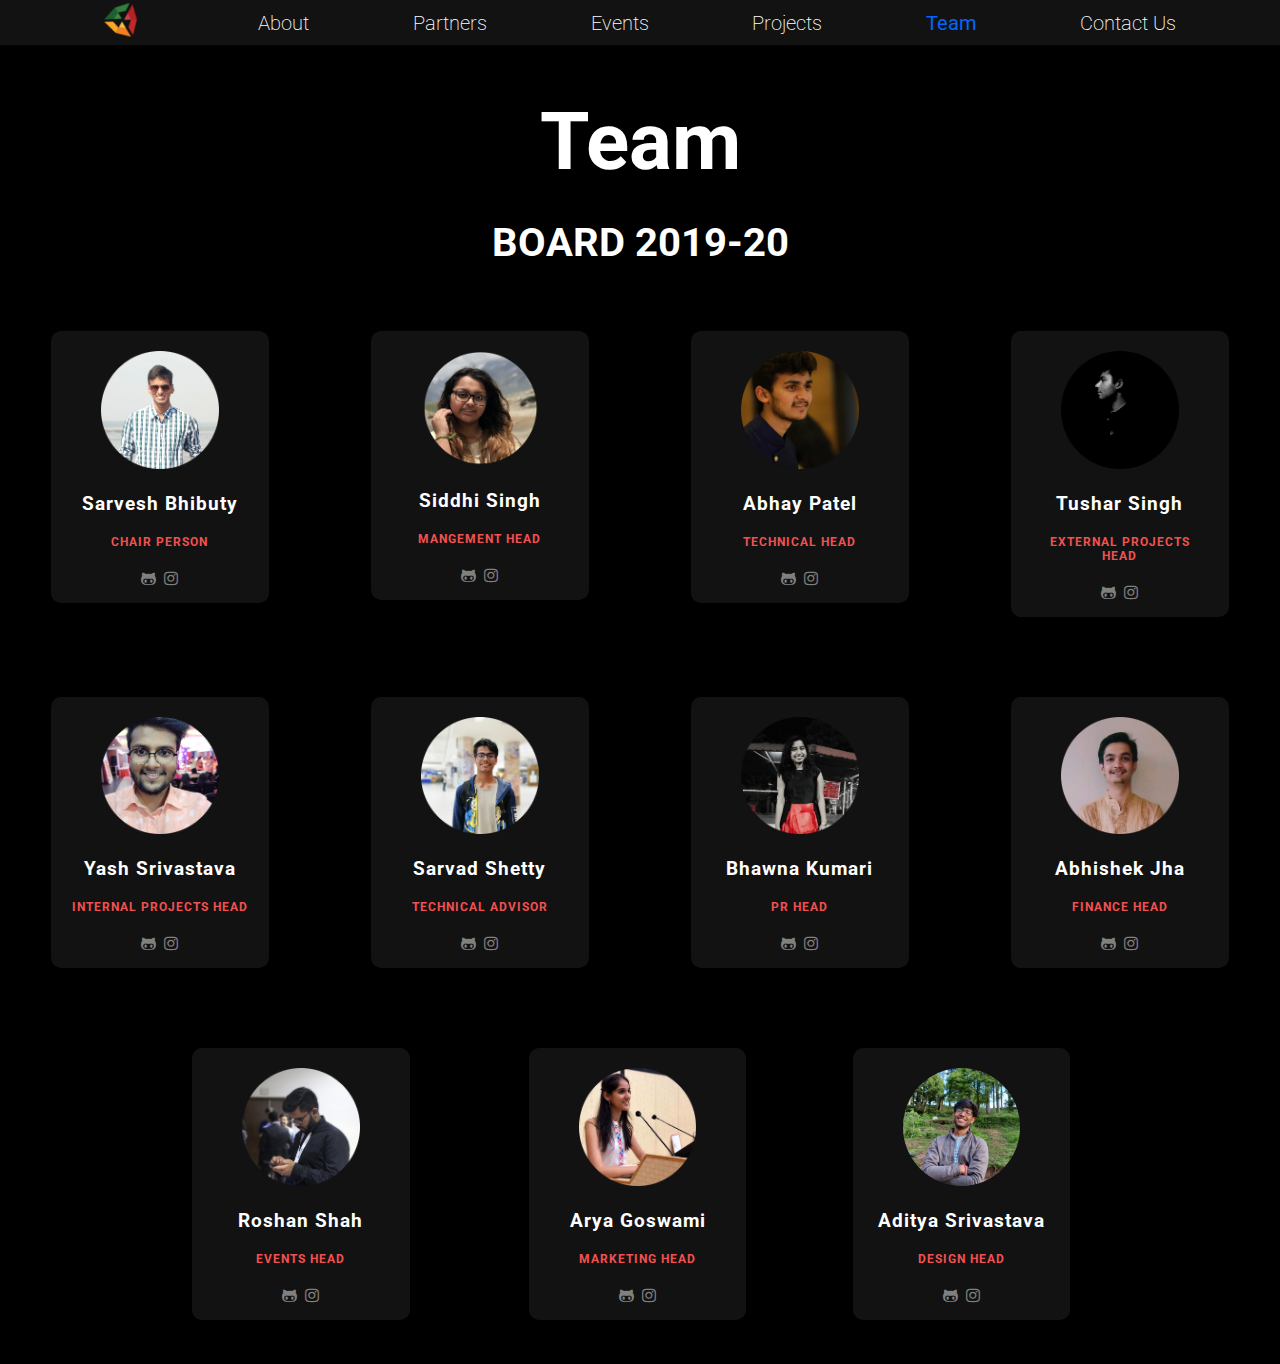
<file: ADG-Official-Website-2020-dev2/team.html>
<!DOCTYPE html>
<html lang="en">
  <head>
    <meta charset="UTF-8" />
    <meta name="viewport" content="width=device-width, initial-scale=1.0" />
    <meta http-equiv="X-UA-Compatible" content="ie=edge" />
    <link
      href="https://stackpath.bootstrapcdn.com/font-awesome/4.7.0/css/font-awesome.min.css"
      rel="stylesheet"
    />
    <link
      href="https://fonts.googleapis.com/css?family=Roboto&display=swap"
      rel="stylesheet"
    />
    <link rel="stylesheet" href="commonAssets/css/navbar1.css" />
    <link rel="stylesheet" href="commonAssets/css/footer.css" />
    <link rel="stylesheet" href="css/teamstyle.css" />
    <title>ADG | VIT Vellore</title>
  </head>
  <body>
    <!-- NAVBAR Starts -->
    <nav>
      <div class="navbar">
        <div class="laptop">
          <ul class="nav-links">
            <li>
              <a href="index.html">
                <img src="commonAssets/icons/adg logo.png" class="adg-logo" />
              </a>
            </li>
            <li>
              <a href="about.html"> About</a>
            </li>
            <li>
              <a href="partners.html"> Partners</a>
            </li>
            <li>
              <a href="#"> Events</a>
            </li>
            <li>
              <a href="projects.html">Projects</a>
            </li>
            <li>
              <a href="team.html" class="selected">Team</a>
            </li>
            <li>
              <a href="#">Contact Us</a>
            </li>
          </ul>
        </div>
        <div class="mobile">
          <div class="mobile-nav">
            <div class="burger" id="burger">
              <div class="line1"></div>
              <div class="line2"></div>
              <div class="line3"></div>
            </div>
            <div id="mobile-adg-logo">
              <a href="index.html">
                <img src="commonAssets/icons/adg logo.png" class="adg-logo" />
              </a>
            </div>
          </div>
          <div class="menu hidden" id="menu">
            <ul class="menu-links">
              <li>
                <a href="index.html">
                  <img
                    src="commonAssets/icons/adg logo.png"
                    style="width: 65%;"
                  />
                </a>
              </li>
              <li>
                <a href="about.html"> About</a>
              </li>
              <li>
                <a href="partners.html"> Partners</a>
              </li>
              <li>
                <a href="#"> Events</a>
              </li>
              <li>
                <a href="projects.html">Projects</a>
              </li>
              <li>
                <a href="team.html" class="selected">Team</a>
              </li>
              <li>
                <a href="#">Contact Us</a>
              </li>
            </ul>
          </div>
        </div>
      </div>
    </nav>
    <!-- NAVBAR Ends -->

    <div class="team">
      <h1 class="heading">Team</h1>
      <h3 class="heading1">BOARD 2019-20</h3>
      <div class="laptop">
        <div class="row">
          <div class="column">
            <div class="card">
              <img src="Team/Ellipse 45.png" alt="" class="img1" />
              <h3 class="name">Sarvesh Bhibuty</h3>
              <h5 class="pos">CHAIR PERSON</h5>
              <a href="#"
                ><i class="fa fa-github-alt" aria-hidden="true"></i
              ></a>
              <a href="#"><i class="fa fa-instagram" aria-hidden="true"></i></a>
            </div>
          </div>
          <div class="column">
            <div class="card">
              <img src="Team/Ellipse 43.png" alt="" class="img1" />
              <h3 class="name">Siddhi Singh</h3>
              <h5 class="pos">MANGEMENT HEAD</h5>
              <a href="#"
                ><i class="fa fa-github-alt" aria-hidden="true"></i
              ></a>
              <a href="#"><i class="fa fa-instagram" aria-hidden="true"></i></a>
            </div>
          </div>
          <div class="column">
            <div class="card">
              <img src="Team/Ellipse 44.png" alt="" class="img1" />
              <h3 class="name">Abhay Patel</h3>
              <h5 class="pos">TECHNICAL HEAD</h5>
              <a href="#"
                ><i class="fa fa-github-alt" aria-hidden="true"></i
              ></a>
              <a href="#"><i class="fa fa-instagram" aria-hidden="true"></i></a>
            </div>
          </div>
          <div class="column">
            <div class="card">
              <img src="Team/Ellipse 40.png" alt="" class="img1" />
              <h3 class="name">Tushar Singh</h3>
              <h5 class="pos">EXTERNAL PROJECTS HEAD</h5>
              <a href="#"
                ><i class="fa fa-github-alt" aria-hidden="true"></i
              ></a>
              <a href="#"><i class="fa fa-instagram" aria-hidden="true"></i></a>
            </div>
          </div>
        </div>

        <div class="row">
          <div class="column">
            <div class="card">
              <img src="Team/Ellipse 42.png" alt="" class="img1" />
              <h3 class="name">Yash Srivastava</h3>
              <h5 class="pos">INTERNAL PROJECTS HEAD</h5>
              <a href="#"
                ><i class="fa fa-github-alt" aria-hidden="true"></i
              ></a>
              <a href="#"><i class="fa fa-instagram" aria-hidden="true"></i></a>
            </div>
          </div>
          <div class="column">
            <div class="card">
              <img src="Team/Ellipse 46.png" alt="" class="img1" />
              <h3 class="name">Sarvad Shetty</h3>
              <h5 class="pos">TECHNICAL ADVISOR</h5>
              <a href="#"
                ><i class="fa fa-github-alt" aria-hidden="true"></i
              ></a>
              <a href="#"><i class="fa fa-instagram" aria-hidden="true"></i></a>
            </div>
          </div>
          <div class="column">
            <div class="card">
              <img src="Team/Ellipse 41.png" alt="" class="img1" />
              <h3 class="name">Bhawna Kumari</h3>
              <h5 class="pos">PR HEAD</h5>
              <a href="#"
                ><i class="fa fa-github-alt" aria-hidden="true"></i
              ></a>
              <a href="#"><i class="fa fa-instagram" aria-hidden="true"></i></a>
            </div>
          </div>
          <div class="column">
            <div class="card">
              <img src="Team/Ellipse 39.png" alt="" class="img1" />
              <h3 class="name">Abhishek Jha</h3>
              <h5 class="pos">FINANCE HEAD</h5>
              <a href="#"
                ><i class="fa fa-github-alt" aria-hidden="true"></i
              ></a>
              <a href="#"><i class="fa fa-instagram" aria-hidden="true"></i></a>
            </div>
          </div>
        </div>

        <div class="row">
          <div class="column2">
            <div class="card2">
              <img src="Team/Ellipse 38.png" alt="" class="img1" />
              <h3 class="name">Roshan Shah</h3>
              <h5 class="pos">EVENTS HEAD</h5>
              <a href="#"
                ><i class="fa fa-github-alt" aria-hidden="true"></i
              ></a>
              <a href="#"><i class="fa fa-instagram" aria-hidden="true"></i></a>
            </div>
          </div>
          <div class="column2">
            <div class="card3">
              <img src="Team/Ellipse 48.png" alt="" class="img1" />
              <h3 class="name">Arya Goswami</h3>
              <h5 class="pos">MARKETING HEAD</h5>
              <a href="#"
                ><i class="fa fa-github-alt" aria-hidden="true"></i
              ></a>
              <a href="#"><i class="fa fa-instagram" aria-hidden="true"></i></a>
            </div>
          </div>
          <div class="column2">
            <div class="card4">
              <img
                src="Team/WhatsApp Image 2020-01-12 at 12.32.45 PM.jpeg"
                alt=""
                class="img1 crop"
              />
              <h3 class="name">Aditya Srivastava</h3>
              <h5 class="pos">DESIGN HEAD</h5>
              <a href="#"
                ><i class="fa fa-github-alt" aria-hidden="true"></i
              ></a>
              <a href="#"><i class="fa fa-instagram" aria-hidden="true"></i></a>
            </div>
          </div>
        </div>
      </div>
    </div>

    <div class="ipad">
      <div class="row">
        <div class="column3">
          <div class="card5">
            <img src="Team/Ellipse 45.png" alt="" class="img1" />
            <h3 class="name">Sarvesh Bhibuty</h3>
            <h5 class="pos">CHAIR PERSON</h5>
            <a href="#"><i class="fa fa-github-alt" aria-hidden="true"></i></a>
            <a href="#"><i class="fa fa-instagram" aria-hidden="true"></i></a>
          </div>
        </div>
        <div class="column3">
          <div class="card5">
            <img src="Team/Ellipse 43.png" alt="" class="img1" />
            <h3 class="name">Siddhi Singh</h3>
            <h5 class="pos">MANGEMENT HEAD</h5>
            <a href="#"><i class="fa fa-github-alt" aria-hidden="true"></i></a>
            <a href="#"><i class="fa fa-instagram" aria-hidden="true"></i></a>
          </div>
        </div>
        <div class="column3">
          <div class="card5">
            <img src="Team/Ellipse 44.png" alt="" class="img1" />
            <h3 class="name">Abhay Patel</h3>
            <h5 class="pos">TECHNICAL HEAD</h5>
            <a href="#"><i class="fa fa-github-alt" aria-hidden="true"></i></a>
            <a href="#"><i class="fa fa-instagram" aria-hidden="true"></i></a>
          </div>
        </div>
      </div>
      <div class="row">
        <div class="column3">
          <div class="card5">
            <img src="Team/Ellipse 40.png" alt="" class="img1" />
            <h3 class="name">Tushar Singh</h3>
            <h5 class="pos">EXTERNAL PROJECTS HEAD</h5>
            <a href="#"><i class="fa fa-github-alt" aria-hidden="true"></i></a>
            <a href="#"><i class="fa fa-instagram" aria-hidden="true"></i></a>
          </div>
        </div>
        <div class="column3">
          <div class="card5">
            <img src="Team/Ellipse 42.png" alt="" class="img1" />
            <h3 class="name">Yash Srivastava</h3>
            <h5 class="pos">INTERNAL PROJECTS HEAD</h5>
            <a href="#"><i class="fa fa-github-alt" aria-hidden="true"></i></a>
            <a href="#"><i class="fa fa-instagram" aria-hidden="true"></i></a>
          </div>
        </div>
        <div class="column3">
          <div class="card5">
            <img src="Team/Ellipse 46.png" alt="" class="img1" />
            <h3 class="name">Sarvad Shetty</h3>
            <h5 class="pos">TECHNICAL ADVISOR</h5>
            <a href="#"><i class="fa fa-github-alt" aria-hidden="true"></i></a>
            <a href="#"><i class="fa fa-instagram" aria-hidden="true"></i></a>
          </div>
        </div>
      </div>
      <div class="row">
        <div class="column3">
          <div class="card5">
            <img src="Team/Ellipse 41.png" alt="" class="img1" />
            <h3 class="name">Bhawna Kumari</h3>
            <h5 class="pos">PR HEAD</h5>
            <a href="#"><i class="fa fa-github-alt" aria-hidden="true"></i></a>
            <a href="#"><i class="fa fa-instagram" aria-hidden="true"></i></a>
          </div>
        </div>
        <div class="column3">
          <div class="card5">
            <img src="Team/Ellipse 39.png" alt="" class="img1" />
            <h3 class="name">Abhishek Jha</h3>
            <h5 class="pos">FINANCE HEAD</h5>
            <a href="#"><i class="fa fa-github-alt" aria-hidden="true"></i></a>
            <a href="#"><i class="fa fa-instagram" aria-hidden="true"></i></a>
          </div>
        </div>
        <div class="column3">
          <div class="card5">
            <img src="Team/Ellipse 38.png" alt="" class="img1" />
            <h3 class="name">Roshan SHAH</h3>
            <h5 class="pos">EVENTS HEAD</h5>
            <a href="#"><i class="fa fa-github-alt" aria-hidden="true"></i></a>
            <a href="#"><i class="fa fa-instagram" aria-hidden="true"></i></a>
          </div>
        </div>
      </div>
      <div class="row">
        <div class="column4">
          <div class="card6">
            <img src="Team/Ellipse 48.png" alt="" class="img1" />
            <h3 class="name">Arya GOSWAMI</h3>
            <h5 class="pos">MARKETING HEAD</h5>
            <a href="#"><i class="fa fa-github-alt" aria-hidden="true"></i></a>
            <a href="#"><i class="fa fa-instagram" aria-hidden="true"></i></a>
          </div>
        </div>
        <div class="column4">
          <div class="card7">
            <img
              src="Team/WhatsApp Image 2020-01-12 at 12.32.45 PM.jpeg"
              alt=""
              class="img1 crop"
            />
            <h3 class="name">Aditya Srivastava</h3>
            <h5 class="pos">DESIGN HEAD</h5>
            <a href="#"><i class="fa fa-github-alt" aria-hidden="true"></i></a>
            <a href="#"><i class="fa fa-instagram" aria-hidden="true"></i></a>
          </div>
        </div>
      </div>
    </div>

    <!-- Footer Starts -->
    

    <!-- <div class="footer">
    <div class="inner-footer">
        <div class="footer-items">
            <div class="foot1">
            <h1>About</h1>
             <p>
                    Apple Developers Group (ADG) is a name synonymous with excellence, simplicity and dedication. It is a registered student community at VIT, Vellore established under the Apple University program. A coterie of talented minds seeking not just success but perfection.

             </p>
        </div>
    </div>
        <div class="footer-items">
            <div class="foot2">
                <h1>Quick Links</h1>
                 <div class="border">
                     <ul class="social">
                         <a href="index.html"><li>Home</li></a>
                         <a href="about.html"><li>About</li></a>
                         <a href="events.html"><li>Event</li></a>
                         <a href="contact.html"><li>Contact</li></a>
                     </ul>
                 </div>
            </div>
        </div>
                <div class="footer-items">
                    <div class="foot3">
                        <h1>Social</h1>
                        <div class="border">
                         <div class="social-media">
                             <ul class="social">
                                <li><a href="https://www.facebook.com/vitios/" target="_blank"><img src="/assets/facebook-logo.png" style="width: 18px; height: 18px; float: left; overflow: hidden;"></i><span class="icons" >Facebook </span></a></li>
                                 <li><a href="https://www.linkedin.com/company/adgvit/" target="_blank"><img src="/assets/linkedin-logo.png" style="width: 18px; height: 18px; float: left; overflow: hidden;"></i><span class="icons">Linkedin</span></a></li>
                                 <li><a href="https://www.instagram.com/adgvit/" target="_blank"><img src="/assets/instagram-logo.png" style="width: 18px; height: 18px; float: left; overflow: hidden;"></i><span class="icons" >Instagram</span></a></li>
                                 <li><a href="https://twitter.com/adgvit" target="_blank"><img src="/assets/twitter-2.png" style="width: 18px; height: 18px; float: left; overflow: hidden;"></i><span class="icons" >Twitter</span></a></li>
                             </ul>
                         </div>
                          </div>
            </div>
    </div>
    </div>
    <div class="footer-bottom">
        Copyright &copy; 2k19 Apple Developers Group
    </div>
</div>
</div> -->
    <script src="commonAssets/js/navbar1.js"></script>
  </body>
</html>
</file>
<file: commonAssets/css/navbar1.css>
@import url("https://fonts.googleapis.com/css?family=Roboto:100,300,400,700,900&display=swap");

body {
  padding: 0;
  margin: 0;
}

.navbar {
  width: 100%;
  background-color: black;
  
}

.nav-links {
  margin: 0 100px;
  height: 8vh;
  display: flex;
  flex: 1 2 2 2 2 2 2 2;
  list-style: none;
  justify-content: space-evenly;
  align-items: center;
  padding: 0;
}

.nav-links a {
  font-size: 17px;
  font-weight: 300;
  text-decoration: none;
  font-family: "Roboto", sans-serif;
  color: white;
  letter-spacing: normal;
}

.nav-links a:hover {
  color: #06f;
  transition: 0.3s;
}

.nav-links .selected {
  color: #06f;
  font-weight: 400;
}

.mobile {
  display: none;
}
.hidden{
  display: none;
}


.adg-logo {
  padding-top: 2%;
  width: 85%;
}

@media only screen and (max-width: 1080px) {
  .laptop {
    display: none;
  }
  .nav-links{
    display: none;
  }
  .menu {
    height: 70vh;
    background-color: black;
  }
  hr{
    margin: 0 50px;
    border: 0.1px solid darkgray;
  }
  .img5{
    width: 5%;
    margin-left: 45%;
    margin-top: 0;
  }
  .menu-links {
    margin: 0;
    padding: 0;
    height: 100%;
    font-size: 15px;
    list-style: none;
    display: flex;
    flex-direction: column;
    justify-content: space-evenly;
    align-self: left;
  }

  .menu-links a {
    color: white;
    text-decoration: none;
    margin: 0 50px;
  }

  .menu-links a:hover {
    color: #06f;
    transition: 0.3s;
  }

  .menu-links li {
    margin: 0;
    padding: 0;
    text-align: center;
  }

  .menu-links .selected {
    color: #06f;
    font-weight: 400;
  }

  .adg-logo {
    width: 70%;
  }
  #mobile-adg-logo{
    margin: 0;
  }
  .burger {
    cursor: pointer;
    margin-right: 8px;
  }
  .burger div {
    width: 25px;
    height: 3px;
    background-color: #0066ff;
    margin: 5px;
  }

  .mobile {
    display: block;
  }

  .mobile-nav {
    display: flex;
    justify-content: space-between;
    align-items: center;
    margin: 0 2%;
    height: 9vh;
  }
}
::-webkit-scrollbar {
  width: 0px;
}
::-webkit-scrollbar-thumb {
  background: transparent;
  border-radius: 6px;
  height: 100px;
}
.toggle .line1{
  transform: rotate(-45deg) translate(-5px,6px);
  transition-duration: 0.5s;
}
.toggle .line2{
  opacity: 0;
  transition-duration: 0.5s;
}
.toggle .line3{
  transform: rotate(45deg) translate(-5px,-6px);
  transition-duration: 0.5s;
}
</file>
<file: css/about.css>
html {
  font-size: 48.5%;
}

/* * {
  overflow-x: hidden;
} */

body {
  background: black;
  color: rgb(230, 217, 217);
  padding: 0;
  margin: 0;
  font-family: "Roboto", sans-serif;
}

/* MAIN */
.introduction {
  height: 95vh;
  display: flex;
  justify-content: center;
  align-items: center;
  flex-direction: column;
}

.intro-text {
  text-align: center;
  font-size: 3.5rem;
  margin: 0 15%;
}

.adg-logo-about {
  margin: 0.5rem 0 0 0;
  height: 6rem;
  width: 6rem;
}

.mission-text {
  width: 50%;
}

.mission {
  display: flex;
  height: 100vh;
  margin: 0 5%;
  align-items: center;
}

.vission {
  display: flex;
  flex-direction: row-reverse;
  height: 100vh;
  margin: 0 5%;
  align-items: center;
}

.title {
  font-weight: 1500;
  font-size: 9rem;
  text-align: center;
}

.img {
  width: 50%;
  margin: 0 3% 0 0;
}

.image {
  width: 100%;
}

.padding {
  padding-top: 5%;
}

.text {
  font-size: 3rem;
}

@media screen and (min-width: 800px) and (max-width: 1023px) {
  .introduction {
    height: 145vh;
  }

  .intro-text {
    font-size: 2rem;
    margin: 0 5%;
  }

  .mission {
    flex-direction: column;
    height: 200vh;
    justify-content: center;
  }

  .vission {
    flex-direction: column;
    justify-content: center;
    height: 200vh;
  }

  .title {
    font-size: 6rem;
    text-align: center;
    padding-top: 3%;
  }

  .mission-text {
    width: 100%;
  }

  .img {
    width: 100%;
    text-align: center;
  }

  .text {
    font-size: 2rem;
    text-align: center;
  }
}

@media screen and (min-width: 600px) and (max-width: 800px) {
  .intro-text {
    font-size: 2rem;
    margin: 0 5%;
  }
  .introduction{
    height: 50vh;
  }

  .mission {
    flex-direction: column;
    justify-content: center;
    height: 85vh;

  }

  .vission {
    flex-direction: column;
    justify-content: center;
    height: 85vh;
  }

  .title {
    font-size: 5rem;
    text-align: center;
    padding-top: 3%;
  }

  .mission-text {
    width: 100%;
  }

  .img {
    width: 100%;
    text-align: center;
  }

  .text {
    font-size: 2rem;
    text-align: center;
  }
}

@media screen and (max-width: 599px) {
  .introduction {
    height: 60vh;
  }

  .intro-text {
    font-size: 2rem;
    margin: 0 5%;
  }

  .mission {
    flex-direction: column;
    justify-content: center;
    height: 75vh;
    margin-bottom: 10vh;
  }

  .vission {
    flex-direction: column;
    justify-content: center;
    height: 75vh;
    margin-bottom: 10vh;
  }

  .title {
    font-size: 6rem;
    text-align: center;
  }

  .mission-text {
    width: 100%;
  }

  .img {
    width: 100%;
    text-align: center;
  }

  .text {
    font-size: 2rem;
    text-align: center;
  }
}
/* MAIN Ends */
</file>
<file: commonAssets/css/footer.css>
@import url("https://fonts.googleapis.com/css?family=Roboto:100,300,400,700,900&display=swap");
a{
  margin-bottom: 3%;
  

}
.footer h1,ul,p{
  margin-block-start: 0;
  margin-block-end: 0;

}

.footer{
  width: 100%;
  background: #121212;
  display: block;
  
}
.inner-footer{
  width: 95%;
  margin: 0 auto;
  padding: 0px 10px;
  display: flex;
  flex-wrap: wrap;
  box-sizing: border-box;
  justify-content: center;
  /* text-align: center; */
  /* height: 32vh; */
}
.footer-items{
  width: 33%;
  padding: 10px 20px;
  box-sizing: border-box;
  text-align: center;
}




/* .foot2{
  margin-left: 10vw;
*/
.foot3{
  align-items: center;
  text-align: center;
  justify-content: center;


} 
.sm{
  margin-left: 20%;
  
}
.social-media ul{
  margin-left: 35%;

}
.footer-items p{
  color: rgb(212, 209, 209);
  font-size: 14px;
  text-align: justify;
  line-height: 24px;
}
.footer-bottom{
  padding: 10px;
  text-align: center;
  background: #121212;
  color: #fff;
  font-size: 12px;
}
@media screen and (min-width:1200px){
  .footer-items .foot2{
    
    margin-left: 30%;
  }
  .footer-items .foot1,.foot3{
    margin-left: 20%;
  
  }
 
}
@media screen and (min-width:380px) and (max-width:1200px)
{
  .footer-items:nth-child(1){
    width: 100%;
  
    padding: 5px 10px;
}
.footer-items:nth-child(2){
    width: 50%;
    padding: 0;
   
 
}
.footer-items:nth-child(3){
    width: 50%;
    padding: 0;
    margin: 0;
}
.foot1{
  margin-right: 0px;
  align-items: center;
  justify-content: center;
  text-align: center;
}
.footer-items .foot2 ,.foot1 , .foot3{
  padding:  0;
  margin-left: 0;
}
}
@media screen and (max-width:490px){
  .social-media ul{
    margin-left: 10%;
  }
  .footer-items .foot2 ,.foot1 , .foot3{
    padding:  0;
    margin-left: 0;
  }
}
@media screen and (max-width:379px){
  .footer{
    width: 100%;
  }
  .footer-items{
    width: 100%;
    padding: 0;
  }
  h1{
    margin-right: 0;
  }
.foot1,.foot3{

  align-items: center;
  justify-content:
  
  center;
  text-align: center;
}
.footer-items .foot2{
  padding-left: 0;
}
.footer-items .foot2 ,.foot1 , .foot3{
  padding:  0;
  margin-left: 0;
}
.foot3 ul li {
  margin-left: 20%;
}
 
}

.copyright{
  text-align: center;
  padding: 1%;
  font-size: 16px;
}
h1 {
  padding: 15px 0;
  font-size: 20px;
  color: #fff;
  text-transform: uppercase;
}

ul {
  list-style: none;
  color: #fff;
  font-size: 16px;
  letter-spacing: 0.5px;
  padding-inline-start: 0;
}

ul a {
  text-decoration: none;
  outline: none;
  color: rgb(212, 209, 209);
  transition: 0.3s;
}

ul li {
  margin: 5px 0;
  display: flex;
  flex-wrap: wrap;

}
ul li:hover{
  color:blue;
}

.icons {
  margin-left: 20px;
  
}
.icons:hover{
  color:blue;
}
.qlinks{
  margin-left: 15%;
}
.qlinks li{
 float: left;
  width: 50%;
  margin-bottom: 2%;
  margin-left: 0;
  text-align: left;
  
  overflow-wrap: initial;
  
  
}
.headQL{
  display: flex;
  justify-content:center;
}
</file>
<file: css/preloader.css>
#main{
    display: none;
}
.overlay {
    height: 100vh;
    background-size: 7vw;
    background-color: rgba(18, 18, 18, 0);
    z-index:-4;
    
  }
  .gif{
    position: relative;
  
   display: block;
   margin-top: 40vh;
   
    margin-left: auto;
    margin-right: auto;
    width: 9%;
  }
</file>
<file: css/contact.css>
body {
  margin: 0;
  padding: 0;
  font-family: "Roboto", sans-serif;
  background-color: black;
  color: rgb(230, 217, 217);
}

input::-webkit-outer-spin-button,
input::-webkit-inner-spin-button {
  -webkit-appearance: none;
  margin: 0;
}

input[type="number"] {
  -moz-appearance: textfield;
}

a {
  color: rgb(230, 217, 217);
  text-decoration: none;
}

a:hover {
  color: #06f;
  transition: 0.3s;
}

.main-wrapper {
  display: flex;
  justify-content: space-between;
  width: 80%;
  margin: 50px 12%;
}

.form-wrapper {
  width: 50%;
  background-color: #121212;
  border-radius: 25px;
}

.form {
  margin: 5% 10%;
  height: 80%;
  width: 80%;
  display: flex;
  flex-direction: column;
  justify-content: space-evenly;
}

.label {
  font-size: 20px;
}

.input {
  width: 100%;
  height: 40px;
  background-color: black;
  border: none;
  border-radius: 5px;
  color: rgb(230, 217, 217);
  font-size: 16px;
  margin: 10px 0;
  padding: 0 0 0 10px;
  opacity: 0.65;
}

.input:focus {
  outline: none;
}

.contact-details {
  width: 50%;
}

.info-wrapper {
  width: 80%;
  margin: 0 10%;
  background-color: #121212;
  border-radius: 25px;
}

.info {
  margin: 0 0 0 0;
  width: 80%;
  padding: 3% 8% 8% 8%;
}

.heading {
  font-size: 30px;
}

.detail {
  margin-top: 4%;
  line-height: 150%;
}

#message {
  font-family: "Roboto", sans-serif;
  height: 100px;
  resize: none;
  padding: 10px 0 0 10px;
}

#submit {
  font-size: 20px;
  padding: 0;
  width: 30%;
  text-align: center;
  cursor: pointer;
}

#info {
  margin-bottom: 10%;
}

@media screen and (max-width: 1130px) {
  .main-wrapper {
    flex-wrap: wrap;
  }

  .contact-details {
    width: 100%;
  }

  .form-wrapper {
    width: 100%;
  }

  .label {
    font-size: 16px;
  }

  .input {
    height: 32px;
    font-size: 12.8px;
  }

  .info-wrapper {
    width: 100%;
    margin: 10% 0;
  }

  .detail {
    margin-top: -2%;
    font-size: 12.8px;
  }

  #message {
    height: 80px;
  }

  #submit {
    font-size: 16px;
  }
}

@media screen and (max-width: 600px) {
  .label {
    font-size: 12px;
  }

  .detail {
    font-size: 9.6px;
  }

  .input {
    height: 24px;
    font-size: 9.6px;
  }

  #message {
    height: 60px;
  }

  #submit {
    font-size: 12px;
  }
}
</file>
<file: css/events.css>
body {
  margin: 0;
  padding: 0;
  font-family: "Roboto", sans-serif;
  background-color: black;
  color: rgb(230, 217, 217);
}

.main-wrapper {
  display: flex;
  flex-direction: column;
}

.row {
  height: 33%;
  display: flex;
  flex-direction: column;
}

.header {
  height: 20%;
  display: flex;
  justify-content: center;
  align-items: center;
}

.heading {
  font-size: 50px;
}

.card {
  background-color: #121212;
  width: 80%;
  margin: 0 10%;
  border-radius: 25px;
}

.img {
  width: 80%;
  border-radius: 25px;
  margin: 5% 10% 2% 10%;
}

.txt {
  margin: 2% 10% 2% 10%;
  font-size: 20px;
}

@media screen and (max-width: 600px) {
  .row {
    height: 40%;
    margin-bottom: 15%;
  }

  .row1 {
    margin-bottom: 25%;
  }

  .heading {
    font-size: 30px;
  }

  .txt {
    font-size: 17px;
  }
}
</file>
<file: css/partners.css>
html {
  font-size: 62.5%;
}

body {
  background: black;
  color: #fff;
  padding: 0;
  margin: 0;
  font-family: Roboto, sans-serif;
}

p {
  font-size: 1.6rem;
  margin: 0;
}

.introduction {
  width: 80%;
  margin: 0 10%;
  height: 95vh;
  display: flex;
  flex-direction: column;
}

.introduction p {
  text-align: center;
  font-size: 3.5rem;
}

.quote {
  display: flex;
  height: 60%;
  width: 100%;
  justify-content: center;
  align-items: center;
  flex-direction: column;
}

.hidden {
  display: none;
}

.quote p {
  font-family: "Merriweather", serif;
  font-size: 5rem;
}

.adg-line {
  height: 20%;
}

.symbol {
  text-align: center;
  height: 10%;
}

.mini-icon {
  max-width: 12rem;
  max-height: 12rem;
}

.icon {
  max-width: 25rem;
  max-height: 25rem;
}

.partners {
  width: 80%;
  flex-wrap: wrap;
  display: flex;
  justify-content: center;
  align-items: center;
  margin: 0 10%;
}

.card {
  width: 33.33%;
  text-align: center;
  margin: 5% 0;
}

@media only screen and (max-width: 320px) {
  .icon {
    max-width: 15rem;
    max-height: 15rem;
  }
  .card {
    width: 100%;
  }

  .introduction p {
    font-size: 1.2rem;
  }

  .quote p {
    font-size: 1.7rem;
  }

  .mini-icon {
    max-width: 5rem;
    max-height: 5rem;
  }
}

@media only screen and (min-width: 321px) and (max-width: 760px) {
  .icon {
    max-width: 15rem;
    max-height: 15rem;
  }
  .card {
    width: 100%;
    margin: 20% 0;
  }

  .introduction p {
    font-size: 1.4rem;
  }

  .quote p {
    font-size: 1.9rem;
  }

  .mini-icon {
    max-width: 5rem;
    max-height: 5rem;
  }
}

@media only screen and (min-width: 761px) and (max-width: 1224px) {
  .icon {
    max-width: 15rem;
    max-height: 15rem;
  }
  .card {
    width: 50%;
    margin: 8% 0;
  }

  .mini-icon {
    max-width: 5rem;
    max-height: 5rem;
  }

  .introduction p {
    font-size: 1.7rem;
  }

  .quote p {
    font-size: 2.2rem;
  }
}
</file>
<file: css/projects.css>
@import url("https://fonts.googleapis.com/css?family=Roboto:100,300,400,700,900&display=swap");

html {
  font-size: 62.5%;
}

p {
  font-size: 1.6rem;
}

body {
  background: black;
  color: rgb(230, 217, 217);
  padding: 0;
  margin: 0;
  font-family: "Roboto", sans-serif;
  overflow-x: hidden;
}

.text h1 {
  font-size: 85px;
}

.section {
  height: 100vh;
}

.row {
  display: flex;
  justify-content: space-evenly;
}

.row-rev {
  display: flex;
  flex-direction: row-reverse;
  justify-content: space-evenly;
}

.text {
  height: 93vh;
  width: 500px;
  display: flex;
  flex-direction: column;
  justify-content: center;
  align-content: center;
}

.icon {
  max-height: 40px;
  max-width: 40px;
  margin-right: 2%;
}

.photo {
  height: 93vh;
}

.mobile1 {
  display: none;
}

@media screen and (max-width: 320px) {
  .laptop {
    display: none;
  }

  .center {
    text-align: center;
  }

  .mobile1 {
    display: block;
    max-width: 30vh;
  }

  .row {
    flex-direction: column;
    align-items: center;
    margin: 50%;
  }

  .row-rev {
    flex-direction: column;
    align-items: center;
  }

  .text {
    width: 80vw;
    height: 80vh;
    align-items: center;
    justify-content: center;
  }

  .text h1 {
    margin: 0;
    font-size: 50px;
  }

  .description {
    text-align: center;
  }
}

@media screen and (min-width: 321px) and (max-width: 760px) {
  .laptop {
    display: none;
  }

  .center {
    text-align: center;
  }

  .mobile1 {
    display: block;
    max-width: 30vh;
    padding-top: 40%;
  }

  .row {
    flex-direction: column;
    align-items: center;
    /* margin: 50%; */
  }

  .row-rev {
    flex-direction: column;
    align-items: center;
  }

  .text {
    width: 80vw;
    height: 80vh;
    align-items: center;
    justify-content: center;
  }

  .text h1 {
    margin: 0;
    font-size: 50px;
  }

  .description {
    text-align: center;
  }

  .download-info {
    display: flex;
    flex-direction: column;
    justify-content: center;
    align-items: center;
  }

  .download-links {
    display: flex;
    justify-content: center;
    align-items: center;
  }
}

@media only screen and (min-width: 761px) and (max-width: 1224px) {
  .laptop {
    display: none;
  }

  .center {
    text-align: center;
  }

  .mobile1 {
    display: block;
    max-width: 30vh;
  }

  .row {
    flex-direction: column;
    align-items: center;
    margin: 10%;
  }

  .row-rev {
    flex-direction: column;
    align-items: center;
  }

  .text {
    width: 80vw;
    height: 80vh;
    align-items: center;
    justify-content: center;
  }

  .text h1 {
    margin: 0;
    font-size: 50px;
  }

  .description {
    text-align: center;
  }

  .download-info {
    display: flex;
    flex-direction: column;
    justify-content: center;
    align-items: center;
  }

  .download-links {
    display: flex;
    justify-content: center;
    align-items: center;
  }
}
</file>
<file: ADG-Official-Website-2020-dev2/commonAssets/css/navbar1.css>
@import url("https://fonts.googleapis.com/css?family=Roboto:100,300,400,700,900&display=swap");

body {
  padding: 0;
  margin: 0;
}

.navbar {
  width: 100%;
  background-color: #121212;
}

.nav-links {
  margin: 0;
  height: 5vh;
  display: flex;
  list-style: none;
  justify-content: space-evenly;
  align-items: center;
  padding: 0;
}

.nav-links a {
  font-size: 20px;
  font-weight: 200;
  text-decoration: none;
  color: white;
  letter-spacing: normal;
}

.nav-links a:hover {
  color: #06f;
  transition: 0.3s;
}

.nav-links .selected {
  color: #06f;
  font-weight: 400;
}

.mobile {
  display: none;
}

.hidden {
  display: none;
}

.adg-logo {
  width: 65%;
}

@media only screen and (max-width: 1020px) {
  .laptop {
    display: none;
  }
  .nav-links{
    display: none;
  }
  .menu {
    height: 80vh;
    background-color: #121212;
    transition: 0.3s;
  }

  .menu-links {
    margin: 0;
    padding: 0;
    height: 90%;
    font-size: 20px;
    list-style: none;
    display: flex;
    flex-direction: column;
    justify-content: space-evenly;
    align-items: center;
  }

  .menu-links a {
    color: white;
    text-decoration: none;
  }

  .menu-links a:hover {
    color: #06f;
    transition: 0.3s;
  }

  .menu-links li {
    margin: 0;
    padding: 0;
    text-align: center;
  }

  .menu-links .selected {
    color: #06f;
    font-weight: 400;
  }

  .adg-logo {
    margin: 4% 0;
    width: 65%;
  }

  .burger {
    cursor: pointer;
    margin-right: 20px;
  }
  .burger div {
    width: 25px;
    height: 3px;
    background-color: #0066ff;
    margin: 5px;
  }

  .mobile {
    display: block;
  }

  .mobile-nav {
    display: flex;
    justify-content: space-between;
    align-items: center;
    margin: 0 5%;
  }
}
</file>
<file: ADG-Official-Website-2020-dev2/css/about.css>
html {
  font-size: 62.5%;
}

body {
  background: black;
  color: rgb(230, 217, 217);
  padding: 0;
  margin: 0;
  font-family: "Roboto", sans-serif;
}

/* MAIN */
.introduction {
  height: 95vh;
  display: flex;
  justify-content: center;
  align-items: center;
  flex-direction: column;
}

.intro-text {
  text-align: center;
  font-size: 3.5rem;
  margin: 0 15%;
}

.adg-logo-about {
  margin: 0.5rem 0 0 0;
  height: 6rem;
  width: 6rem;
}

.mission-text {
  width: 50%;
}

.mission {
  display: flex;
  height: 100vh;
  margin: 0 5%;
  align-items: center;
}

.vission {
  display: flex;
  flex-direction: row-reverse;
  height: 100vh;
  margin: 0 5%;
  align-items: center;
}

.title {
  font-weight: 1500;
  font-size: 11.5rem;
  text-align: left;
}

.img {
  width: 50%;
  margin: 0 3% 0 0;
}

.image {
  width: 100%;
}

.padding {
  padding-top: 5%;
}

.text {
  font-size: 3rem;
}

@media screen and (min-width: 800px) and (max-width: 1023px) {
  .introduction {
    height: 145vh;
  }

  .intro-text {
    font-size: 2rem;
    margin: 0 5%;
  }

  .mission {
    flex-direction: column;
    height: 200vh;
    justify-content: center;
  }

  .vission {
    flex-direction: column;
    justify-content: center;
    height: 200vh;
  }

  .title {
    font-size: 6rem;
    text-align: center;
  }

  .mission-text {
    width: 100%;
  }

  .img {
    width: 100%;
    text-align: center;
  }

  .text {
    font-size: 2rem;
    text-align: center;
  }
}

@media screen and (min-width: 600px) and (max-width: 800px) {
  .intro-text {
    font-size: 2rem;
    margin: 0 5%;
  }

  .mission {
    flex-direction: column;
    justify-content: center;
    height: 185vh;
  }

  .vission {
    flex-direction: column;
    justify-content: center;
    height: 185vh;
  }

  .title {
    font-size: 6rem;
    text-align: center;
  }

  .mission-text {
    width: 100%;
  }

  .img {
    width: 100%;
    text-align: center;
  }

  .text {
    font-size: 2rem;
    text-align: center;
  }
}

@media screen and (max-width: 599px) {
  .introduction {
    height: 110vh;
  }

  .intro-text {
    font-size: 2rem;
    margin: 0 5%;
  }

  .mission {
    flex-direction: column;
    justify-content: center;
    height: 150vh;
  }

  .vission {
    flex-direction: column;
    justify-content: center;
    height: 150vh;
  }

  .title {
    font-size: 6rem;
    text-align: center;
  }

  .mission-text {
    width: 100%;
  }

  .img {
    width: 100%;
    text-align: center;
  }

  .text {
    font-size: 2rem;
    text-align: center;
  }
}
/* MAIN Ends */
</file>
<file: ADG-Official-Website-2020-dev2/commonAssets/css/footer.css>
@import url("https://fonts.googleapis.com/css?family=Roboto:100,300,400,700,900&display=swap");

.center {
  text-align: center;
}

.dandi {
  color: #0066ff;
  font-weight: bold;
}

.inner-footer-flexed {
  display: flex;
  justify-content: space-evenly;
  height: 490px;
  line-height: 300%;
}

.social {
  list-style-type: none;
  padding: 0 0 0 40px;
}

.social a {
  color: rgb(230, 217, 217);
  text-decoration: none;
}

.social a:hover {
  color: #0066ff;
  font-weight: 300;
  transition: 0.2s;
}

.footer-bottom {
  display: flex;
  flex-direction: column;
  align-items: center;
}

#footer {
  color: rgb(230, 217, 217);
  background-color: #1d1d1f;
  height: 76vh;
}

#cii {
  text-align: center;
  font-size: 70px;
  margin-top: 40px;
}

#footer-logo {
  height: 80px;
}

#quick-links {
  list-style-type: none;
}

#quick-links a {
  color: rgb(230, 217, 217);
  text-decoration: none;
}

#quick-links a:hover {
  color: #0066ff;
  font-weight: 300;
  transition: 0.2s;
}
</file>
<file: ADG-Official-Website-2020-dev2/css/about1.css>
html {
  font-size: 62.5%;
}

body {
  background: black;
  color: rgb(230, 217, 217);
  padding: 0;
  margin: 0;
  font-family: "Roboto", sans-serif;
}

/* MAIN */
.introduction {
  height: 100vh;
  display: flex;
  justify-content: center;
  align-items: center;
  flex-direction: column;
}

.intro-text {
  text-align: center;
  font-size: 3.5rem;
  margin: 0 15%;
}

.adg-logo-about {
  margin: 0.5rem 0 0 0;
  height: 6rem;
  width: 6rem;
}

.mission-text {
  width: 50%;
}

.mission {
  display: flex;
  height: 100vh;
  margin: 0 5%;
  align-items: center;
}

.vission {
  display: flex;
  flex-direction: row-reverse;
  height: 100vh;
  margin: 0 5%;
  align-items: center;
}

.title {
  font-weight: 1500;
  font-size: 11.5rem;
  text-align: left;
}

.img {
  width: 50%;
  margin: 0 3% 0 0;
}

.image {
  width: 100%;
}

.padding {
  padding-top: 5%;
}

.text {
  font-size: 3rem;
}

@media screen and (min-width: 800px) and (max-width: 1023px) {
  .introduction {
    height: 150vh;
  }

  .intro-text {
    font-size: 2rem;
    margin: 0 5%;
  }

  .mission {
    flex-direction: column;
    height: 200vh;
    justify-content: center;
  }

  .vission {
    flex-direction: column;
    justify-content: center;
    height: 200vh;
  }

  .title {
    font-size: 6rem;
    text-align: center;
  }

  .mission-text {
    width: 100%;
  }

  .img {
    width: 100%;
    text-align: center;
  }

  .text {
    font-size: 2rem;
    text-align: center;
  }
}

@media screen and (min-width: 600px) and (max-width: 800px) {
  .intro-text {
    font-size: 2rem;
    margin: 0 5%;
  }

  .mission {
    flex-direction: column;
    justify-content: center;
    height: 185vh;
  }

  .vission {
    flex-direction: column;
    justify-content: center;
    height: 185vh;
  }

  .title {
    font-size: 6rem;
    text-align: center;
  }

  .mission-text {
    width: 100%;
  }

  .img {
    width: 100%;
    text-align: center;
  }

  .text {
    font-size: 2rem;
    text-align: center;
  }
}

@media screen and (max-width: 599px) {
  .introduction {
    height: 110vh;
  }

  .intro-text {
    font-size: 2rem;
    margin: 0 5%;
  }

  .mission {
    flex-direction: column;
    justify-content: center;
    height: 150vh;
  }

  .vission {
    flex-direction: column;
    justify-content: center;
    height: 150vh;
  }

  .title {
    font-size: 6rem;
    text-align: center;
  }

  .mission-text {
    width: 100%;
  }

  .img {
    width: 100%;
    text-align: center;
  }

  .text {
    font-size: 2rem;
    text-align: center;
  }
}
/* MAIN Ends */
</file>
<file: ADG-Official-Website-2020-dev2/css/partners.css>
html {
  font-size: 62.5%;
}

body {
  background: black;
  color: #fff;
  padding: 0;
  margin: 0;
  font-family: Roboto, sans-serif;
}

.center {
  text-align: center;
}

.icon {
  max-width: 250px;
  max-height: 250px;
}

.lead {
  font-size: 30px;
  text-align: center;
  margin: 5%;
}

.title-logo {
  max-width: 500px;
  max-height: 500px;
}

.heading {
  font-size: 60px;
  margin-bottom: 1.5%;
}

.main-sponsor {
  height: 40vh;
  display: flex;
  flex-direction: column;
  align-items: center;
  justify-content: center;
  margin-top: 3.5%;
}

.under-kinda-main-sponsor {
  display: flex;
  flex-direction: column;
  align-items: center;
  justify-content: center;
  margin-top: 3.5%;
}

.kinda-main-sponsors {
  height: 70vh;
  display: flex;
  justify-content: space-around;
  align-items: flex-start;
}

.other-sponsors {
  margin-top: 50px;
}

.row {
  width: 100%;
  height: 28vh;
  display: flex;
  justify-content: space-evenly;
  align-items: center;
}

@media only screen and (max-width: 320px) {
  .main-sponsor {
    height: 110vh;
    display: flex;
    flex-direction: column;
    justify-content: center;
    align-items: center;
    margin: 0 0 40% 0;
  }

  .heading {
    text-align: center;
    margin-top: 0 10% 0 0;
  }

  .title-logo {
    margin-top: 50%;
  }

  .title-logo {
    max-width: 250px;
    max-height: 250px;
  }

  .icon {
    max-width: 150px;
    max-height: 150px;
  }

  .kinda-main-sponsors {
    height: 200vh;
    display: flex;
    flex-direction: column;
    font-size: 21px;
    margin: 0 0 40% 0;
  }

  .row {
    height: 100vh;
    display: flex;
    flex-direction: column;
  }
}

@media only screen and (min-width: 321px) and (max-width: 760px) {
  .main-sponsor {
    height: 75vh;
    display: flex;
    flex-direction: column;
    justify-content: center;
    align-items: center;
    margin: 0;
  }

  .heading {
    text-align: center;
    margin-top: 0 10% 0 0;
  }

  .title-logo {
    margin-top: 20%;
  }

  .title-logo {
    max-width: 250px;
    max-height: 250px;
  }

  .icon {
    max-width: 150px;
    max-height: 150px;
  }

  .kinda-main-sponsors {
    height: 100vh;
    display: flex;
    flex-direction: column;
    align-items: center;
    font-size: 21px;
    margin: 0;
  }

  .row {
    height: 100vh;
    display: flex;
    flex-direction: column;
  }

  .other-sponsors {
    margin-top: 70px;
  }
}

@media only screen and (min-width: 761px) and (max-width: 1224px) {
  .main-sponsor {
    height: 60vh;
    display: flex;
    flex-direction: column;
    justify-content: center;
    align-items: center;
    margin: 0;
  }

  .heading {
    text-align: center;
    margin-top: 0 10% 0 0;
  }

  .title-logo {
    margin-top: 10%;
  }

  .title-logo {
    max-width: 250px;
    max-height: 250px;
  }

  .icon {
    max-width: 150px;
    max-height: 150px;
  }

  .kinda-main-sponsors {
    height: 100vh;
    display: flex;
    flex-direction: column;
    align-items: center;
    font-size: 21px;
    margin: 0;
  }

  .row {
    height: 100vh;
    display: flex;
    flex-direction: column;
  }
}
</file>
<file: ADG-Official-Website-2020-dev2/css/projects.css>
@import url("https://fonts.googleapis.com/css?family=Roboto:100,300,400,700,900&display=swap");

html {
  font-size: 62.5%;
}

p {
  font-size: 1.6rem;
}

body {
  background: black;
  color: rgb(230, 217, 217);
  padding: 0;
  margin: 0;
  font-family: "Roboto", sans-serif;
}

.text h1 {
  font-size: 85px;
}

.section {
  height: 100vh;
}

.row {
  display: flex;
  justify-content: space-evenly;
}

.row-rev {
  display: flex;
  flex-direction: row-reverse;
  justify-content: space-evenly;
}

.text {
  height: 93vh;
  width: 500px;
  display: flex;
  flex-direction: column;
  justify-content: center;
  align-content: center;
}

.icon {
  max-height: 40px;
  max-width: 40px;
  margin-right: 2%;
}

.photo {
  height: 93vh;
}

.mobile1 {
  display: none;
}

@media screen and (max-width: 320px) {
  .laptop {
    display: none;
  }

  .center {
    text-align: center;
  }

  .mobile1 {
    display: block;
    max-width: 30vh;
    /* padding-top: 120%; */
  }

  .row {
    flex-direction: column;
    align-items: center;
    margin: 50%;
  }

  .row-rev {
    flex-direction: column;
    align-items: center;
  }

  .text {
    width: 80vw;
    height: 80vh;
    align-items: center;
    justify-content: center;
  }

  .text h1 {
    margin: 0;
    font-size: 50px;
  }

  .description {
    text-align: center;
  }
}

@media screen and (min-width: 321px) and (max-width: 760px) {
  .laptop {
    display: none;
  }

  .center {
    text-align: center;
  }

  .mobile1 {
    display: block;
    max-width: 30vh;
    padding-top: 40%;
  }

  .row {
    flex-direction: column;
    align-items: center;
    /* margin: 50%; */
  }

  .row-rev {
    flex-direction: column;
    align-items: center;
  }

  .text {
    width: 80vw;
    height: 80vh;
    align-items: center;
    justify-content: center;
  }

  .text h1 {
    margin: 0;
    font-size: 50px;
  }

  .description {
    text-align: center;
  }

  .download-info {
    display: flex;
    flex-direction: column;
    justify-content: center;
    align-items: center;
  }

  .download-links {
    display: flex;
    justify-content: center;
    align-items: center;
  }
}

@media only screen and (min-width: 761px) and (max-width: 1224px) {
  .laptop {
    display: none;
  }

  .center {
    text-align: center;
  }

  .mobile1 {
    display: block;
    max-width: 30vh;
  }

  .row {
    flex-direction: column;
    align-items: center;
    margin: 10%;
  }

  .row-rev {
    flex-direction: column;
    align-items: center;
  }

  .text {
    width: 80vw;
    height: 80vh;
    align-items: center;
    justify-content: center;
  }

  .text h1 {
    margin: 0;
    font-size: 50px;
  }

  .description {
    text-align: center;
  }

  .download-info {
    display: flex;
    flex-direction: column;
    justify-content: center;
    align-items: center;
  }

  .download-links {
    display: flex;
    justify-content: center;
    align-items: center;
  }
}
</file>
<file: ADG-Official-Website-2020-dev2/css/teamstyle.css>
* {
  margin: 0;
  padding: 0px;
  box-sizing: border-box;
}

body {
  font-family: "Roboto", sans-serif;
  background-color: black;
  color: white;
}
.heading {
  font-size: 500%;
  text-align: center;
  margin-top: 50px;
  margin-bottom: 30px;
}
.heading1 {
  font-size: 250%;
  text-align: center;
  margin-bottom: 25px;
}
.column {
  width: 25%;
  float: left;
  padding: 40px 0px;
  overflow-x: hidden;
}
.column2 {
  width: 33%;
  display: inline-block;
  padding: 40px 0px;
  overflow-x: hidden;
}
.row::after {
  content: "";
  display: table;
  clear: both;
}
.card {
  /* box-shadow: 0px 0px 50px rgba(103, 75, 231, 0.103); */
  width: 17vw;
  height: auto;
  margin: 0px 4vw;
  background-color: #121212;
  text-align: center;
  border-radius: 10px;
  padding-bottom: 15px;
  overflow: hidden;
  color: white;
}
.card2 {
  width: 17vw;
  height: auto;
  margin: 0px 1vw 0 15vw;
  background-color: #121212;
  text-align: center;
  border-radius: 10px;
  padding-bottom: 15px;
  overflow: hidden;
  color: white;
}
.card3 {
  width: 17vw;
  height: auto;
  margin: 0px 8vw;
  background-color: #121212;
  text-align: center;
  border-radius: 10px;
  padding-bottom: 15px;
  overflow: hidden;
  color: white;
}
.card4 {
  width: 17vw;
  height: auto;
  margin: 0px 15vw 0 0;
  background-color: #121212;
  text-align: center;
  border-radius: 10px;
  padding-bottom: 15px;
  overflow: hidden;
  color: white;
}
.img1 {
  -webkit-transition-duration: 500ms;
  -o-transition-duration: 500ms;
  transition-duration: 500ms;
  width: 100%;
  height: 100%;
  padding: 20px 50px;
}
.crop{
  border-radius: 50%;
}
.name {
  -webkit-transition-duration: 500ms;
  -o-transition-duration: 500ms;
  transition-duration: 500ms;
  padding: 0px 20px 20px 20px;
  letter-spacing: 1px;
}
.pos {
  -webkit-transition-duration: 500ms;
  -o-transition-duration: 500ms;
  transition-duration: 500ms;
  padding: 0px 20px 20px 20px;
  font-size: 75%;
  color: #f25151;
  letter-spacing: 1px;
  font-style: bold;
}
.card a,
.card2 a,
.card3 a,
.card4 a {
  -webkit-transition-duration: 500ms;
  -o-transition-duration: 500ms;
  transition-duration: 500ms;
  text-decoration: none;
  outline: none;
  color: gray;
  padding: 2px;
}
.card:hover,
.card:focus,
.card2:hover,
.card2:focus,
.card3:hover,
.card3:focus,
.card4:hover,
.card4:focus {
  background-color: #fc6060;
}
.card:hover img,
.card:focus img,
.card2:hover img,
.card2:focus img,
.card3:hover img,
.card3:focus img,
.card4:hover img,
.card4:focus img {
  -webkit-transform: rotate(25deg);
  -ms-transform: rotate(25deg);
  transform: rotate(25deg);
}
.card:hover .name,
.card:hover .pos,
.card:focus .name,
.card:focus .pos,
.card2:hover .name,
.card2:hover .pos,
.card2:focus .name,
.card2:focus .pos,
.card3:hover .name,
.card3:hover .pos,
.card3:focus .name,
.card3:focus .pos,
.card4:hover .name,
.card4:hover .pos,
.card4:focus .name,
.card4:focus .pos {
  color: #ffffff;
}
.card:hover a,
.card:focus a,
.card2:hover a,
.card2:focus a,
.card3:hover a,
.card3:focus a,
.card4:hover a,
.card4:focus a {
  color: #ffffff;
}
.ipad {
  display: none;
}
/* .footer {
  width: 100%;
  background: #121212;
  display: block;
}
.inner-footer {
  width: 95%;
  margin: 0 auto;
  padding: 0px 10px;
  display: flex;
  flex-wrap: wrap;
  box-sizing: border-box;
  justify-content: center;
  text-align: center; */
/* height: 32vh;
}
.footer-items {
  width: 33%;
  padding: 10px 20px;
  box-sizing: border-box;
}
.foot1 {
  margin-right: 80px;
}
.foot2{
    margin-left: 10vw;
}
.foot3{
    float: right;
}
h1 {
  padding: 15px 0;
  font-size: 20px;
  color: #fff;
  text-transform: uppercase;
}
.footer-items p {
  color: rgb(212, 209, 209);
  font-size: 14px;
  text-align: justify;
  line-height: 24px;
} */
ul {
  list-style: none;
  color: #fff;
  font-size: 16px;
  letter-spacing: 0.5px;
}
ul a {
  text-decoration: none;
  outline: none;
  color: rgb(212, 209, 209);
  transition: 0.3s;
}
ul li {
  margin: 5px 0;
  display: flex;
}
/* .social-media {
  width: 100%;
  color: rgb(212, 209, 209);
}

.social-media a {
  text-decoration: none;
}
.social-media i {
  height: 30px;
  width: 30px;
  margin-right: 40px;
  margin-top: 1vh;
  color: rgb(212, 209, 209);
  transition: 0.3s;
  padding: 0;
  display: flexbox;
  float: left;
}
.social {
  font-size: 18px;
  display: flex;
}
.social li {
  margin-bottom: 15px;
}
.footer-bottom {
  padding: 10px;
  text-align: center;
  background: #121212;
  color: #fff;
  font-size: 12px;
} */
.icons {
  margin-left: 40px;
}

@media screen and (max-width: 1080px) {
  .ipad {
    display: initial;
  }
  .laptop {
    display: none;
  }
  .column3 {
    width: 33%;
    display: inline-block;
    padding: 40px 0px;
    overflow-x: hidden;
  }
  .card5 {
    width: 25vw;
    height: auto;
    margin: 0px 4vw;
    background-color: #121212;
    text-align: center;
    border-radius: 10px;
    padding-bottom: 15px;
    overflow: hidden;
    color: white;
  }
  .column4 {
    width: 50%;
    display: table-cell;
    padding: 40px 0px;
    overflow-x: hidden;
  }
  .card6 {
    width: 25vw;
    height: auto;
    margin: 0px 0 0 19.5vw;
    background-color: #121212;
    text-align: center;
    border-radius: 10px;
    padding-bottom: 15px;
    overflow: hidden;
    color: white;
  }
  .card7 {
    width: 25vw;
    height: auto;
    margin: 0px 21vw 0 4vw;
    background-color: #121212;
    text-align: center;
    border-radius: 10px;
    padding-bottom: 15px;
    overflow: hidden;
    color: white;
  }
  .card5 a,
  .card6 a,
  .card7 a {
    -webkit-transition-duration: 500ms;
    -o-transition-duration: 500ms;
    transition-duration: 500ms;
    text-decoration: none;
    outline: none;
    color: gray;
    padding: 2px;
  }
  /* .foot1 {
    margin-right: 50px;
  } */
  .card5:hover,
  .card5:focus,
  .card6:hover,
  .card6:focus,
  .card7:hover,
  .card7:focus {
    background-color: #fc6060;
  }
  .card5:hover img,
  .card5:focus img,
  .card6:hover img,
  .card6:focus img,
  .card7:hover img,
  .card7:focus img {
    -webkit-transform: rotate(25deg);
    -ms-transform: rotate(25deg);
    transform: rotate(25deg);
  }
  .card5:hover .name,
  .card5:hover .pos,
  .card5:focus .name,
  .card5:focus .pos,
  .card6:hover .name,
  .card6:hover .pos,
  .card6:focus .name,
  .card6:focus .pos,
  .card7:hover .name,
  .card7:hover .pos,
  .card7:focus .name,
  .card7:focus .pos {
    color: #ffffff;
  }
  .card5:hover a,
  .card5:focus a,
  .card6:hover a,
  .card6:focus a,
  .card7:hover a,
  .card7:focus a {
    color: #ffffff;
  }
}

@media screen and (max-width: 600px) {
  .laptop {
    display: initial;
  }
  .ipad {
    display: none;
  }
  .column {
    width: 100%;
    display: block;
    align-items: center;
    align-content: center;
  }
  .column2 {
    width: 100%;
    display: block;
    align-items: center;
    align-content: center;
  }
  .card,
  .card2,
  .card3,
  .card4 {
    width: 70vw;
    margin: 0 15vw;
  }
  /* .footer-items:nth-child(1) {
    width: 100%;
    padding: 0;
  }
  .footer-items:nth-child(2) {
    width: 50%;
    padding: 0;
    margin: 0;
  }
  .footer-items:nth-child(3) {
    width: 50%;
    padding: 0;
    margin: 0;
  } */
  .icons {
    margin-left: 20px;
  }
  /* .foot1 {
    margin-right: 0px;
  } */
  .img3 {
    margin: 15px;
  }
}
</file>
